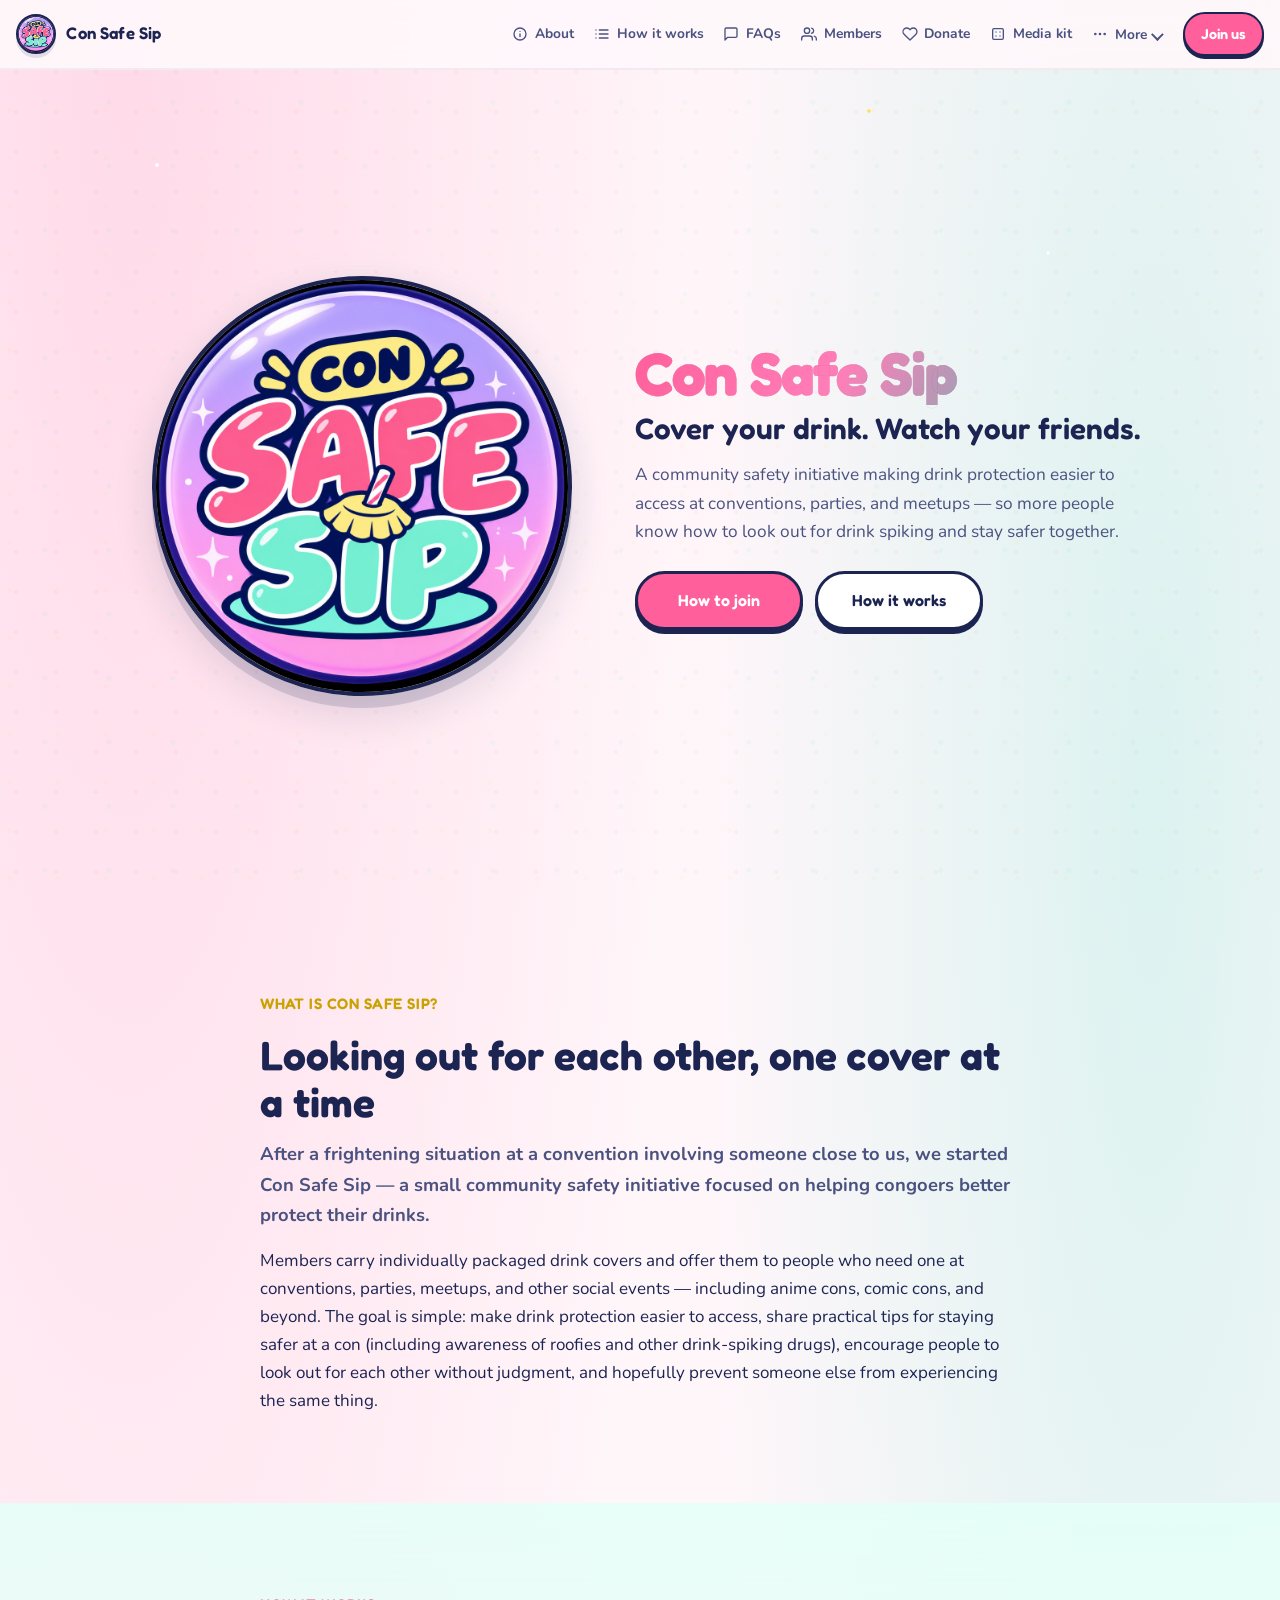
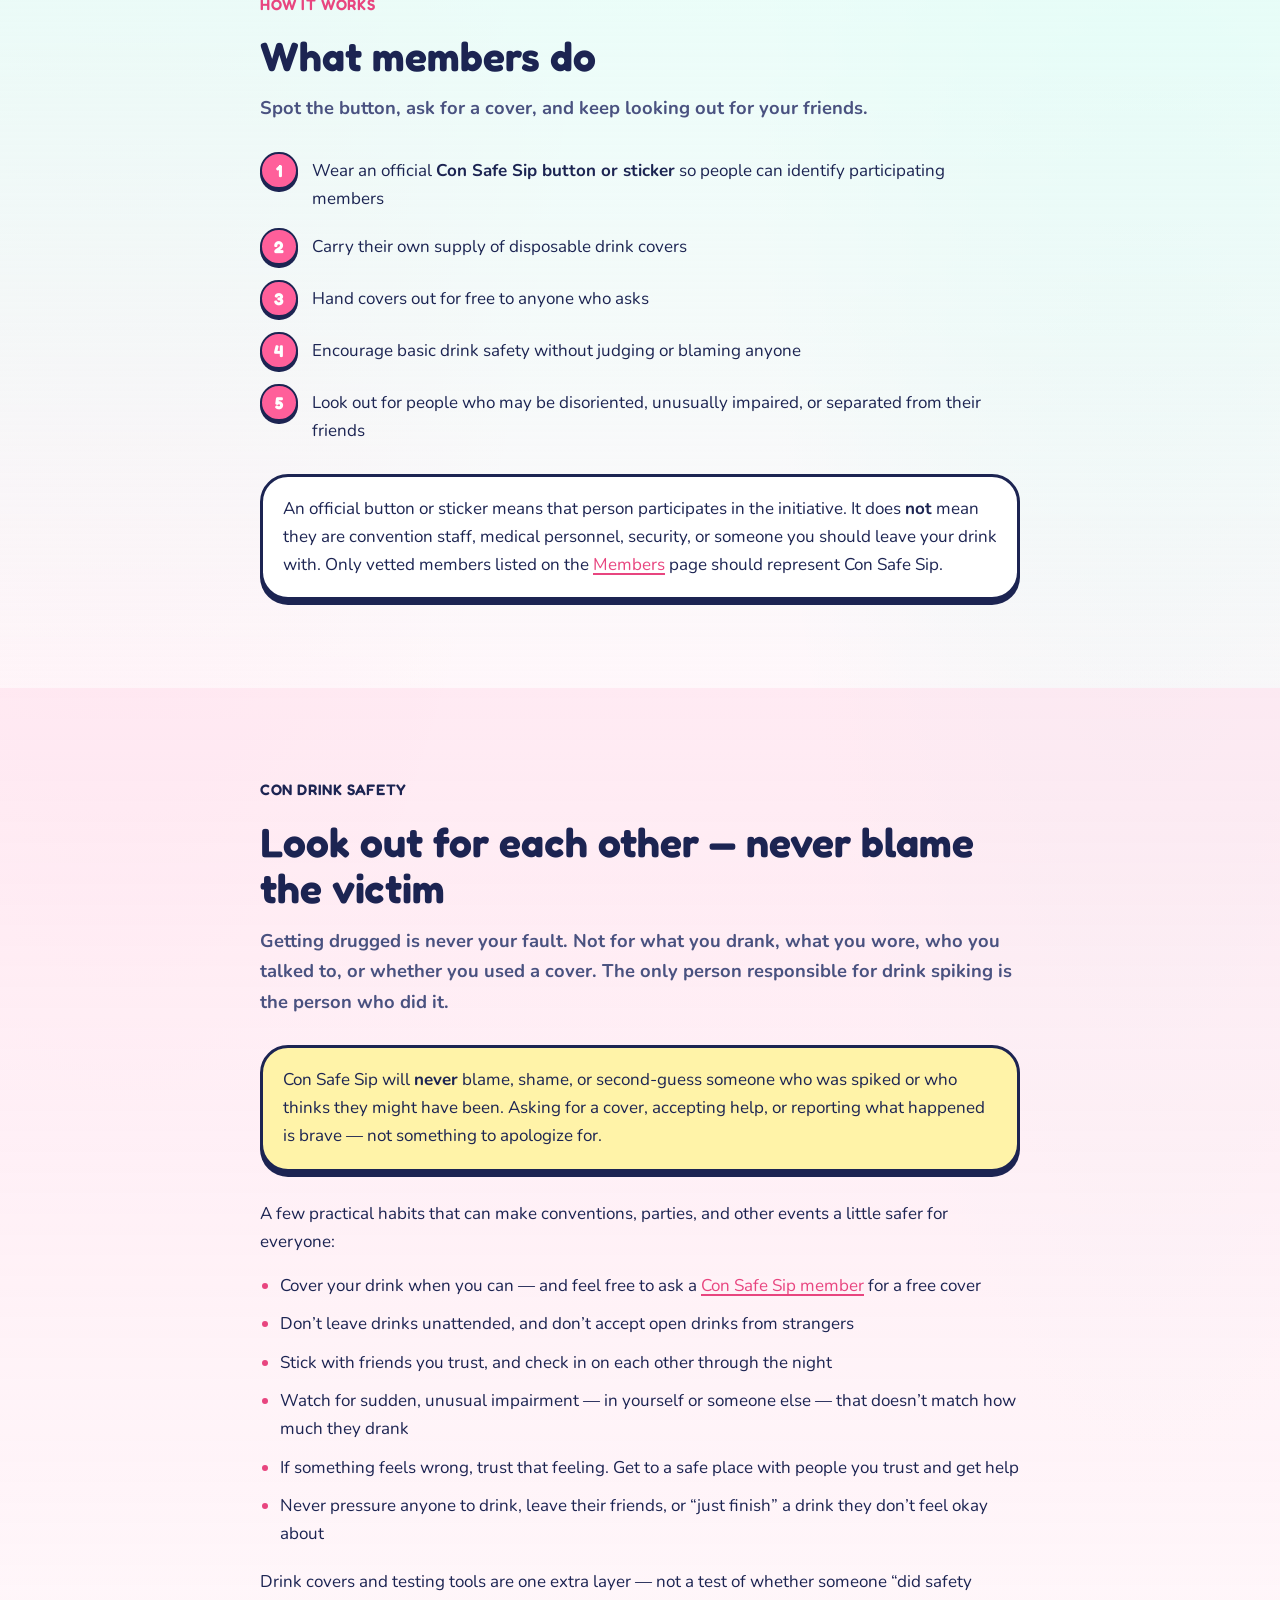
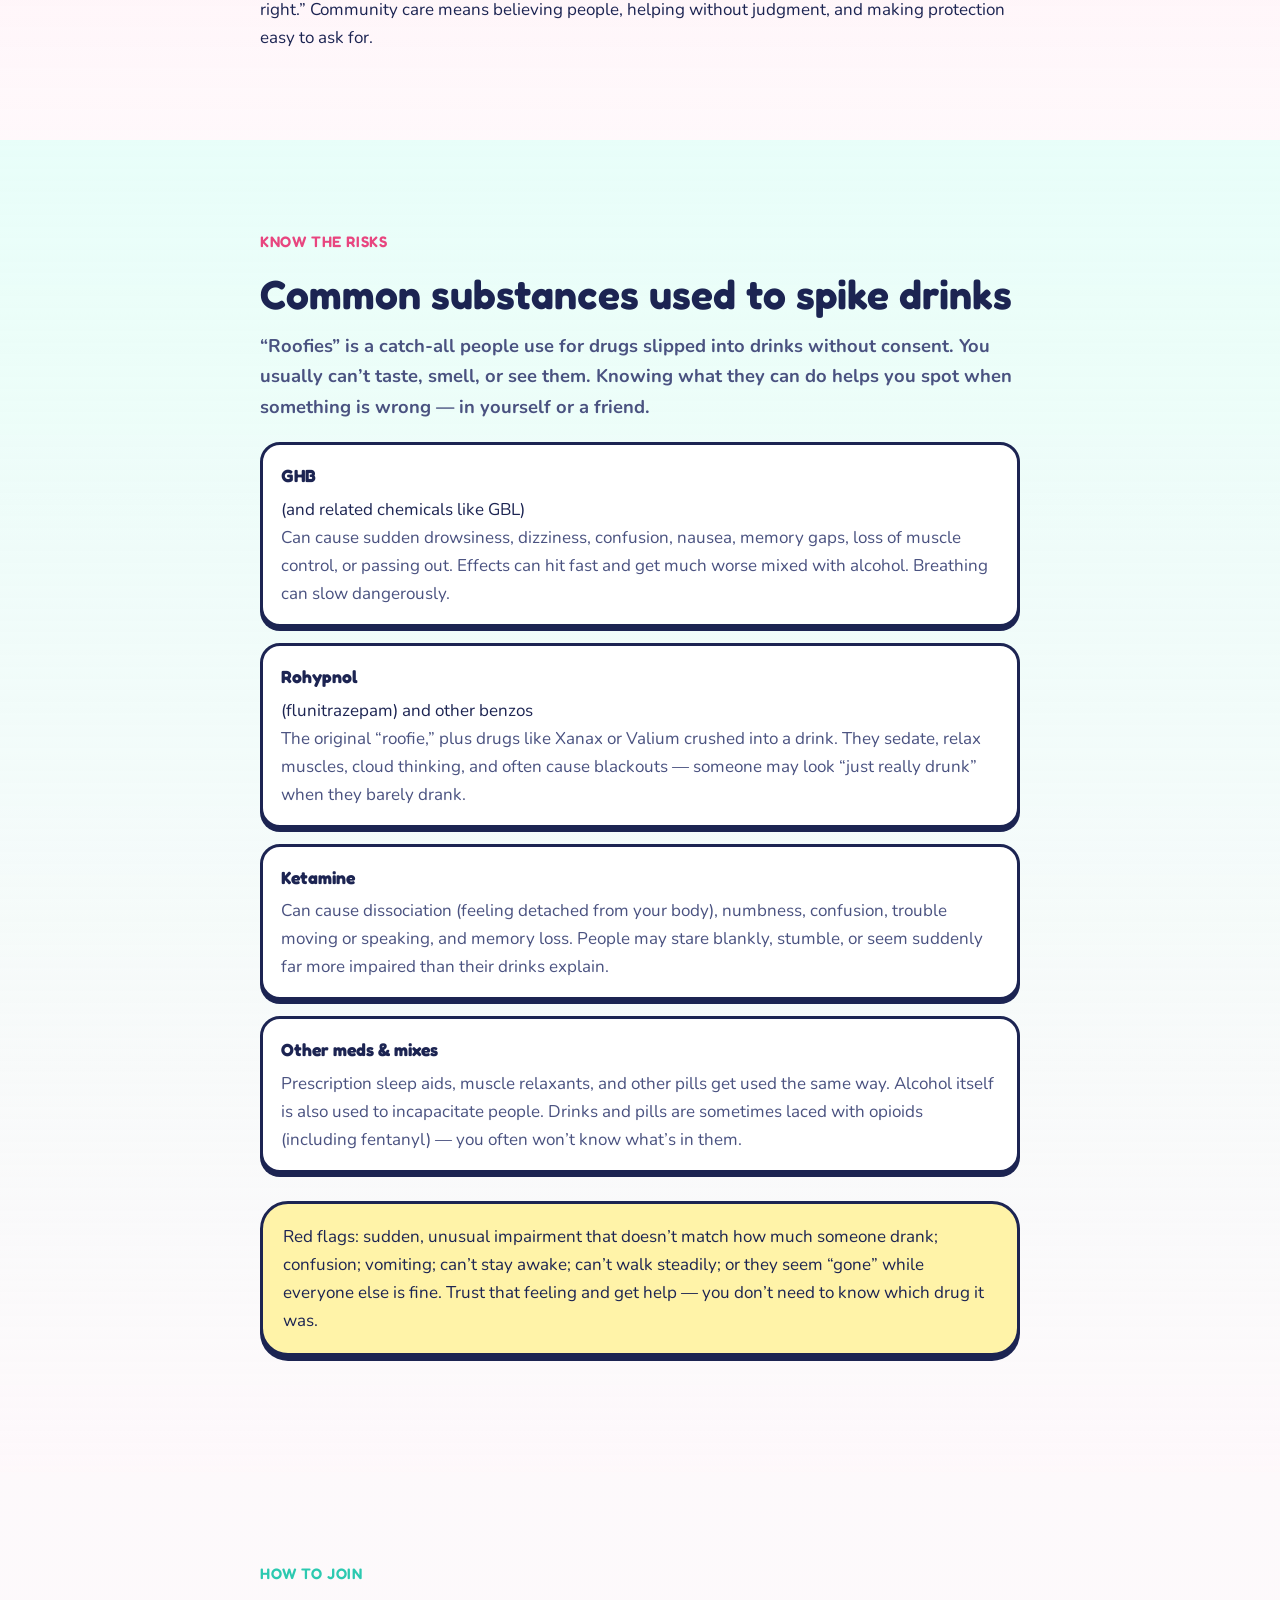
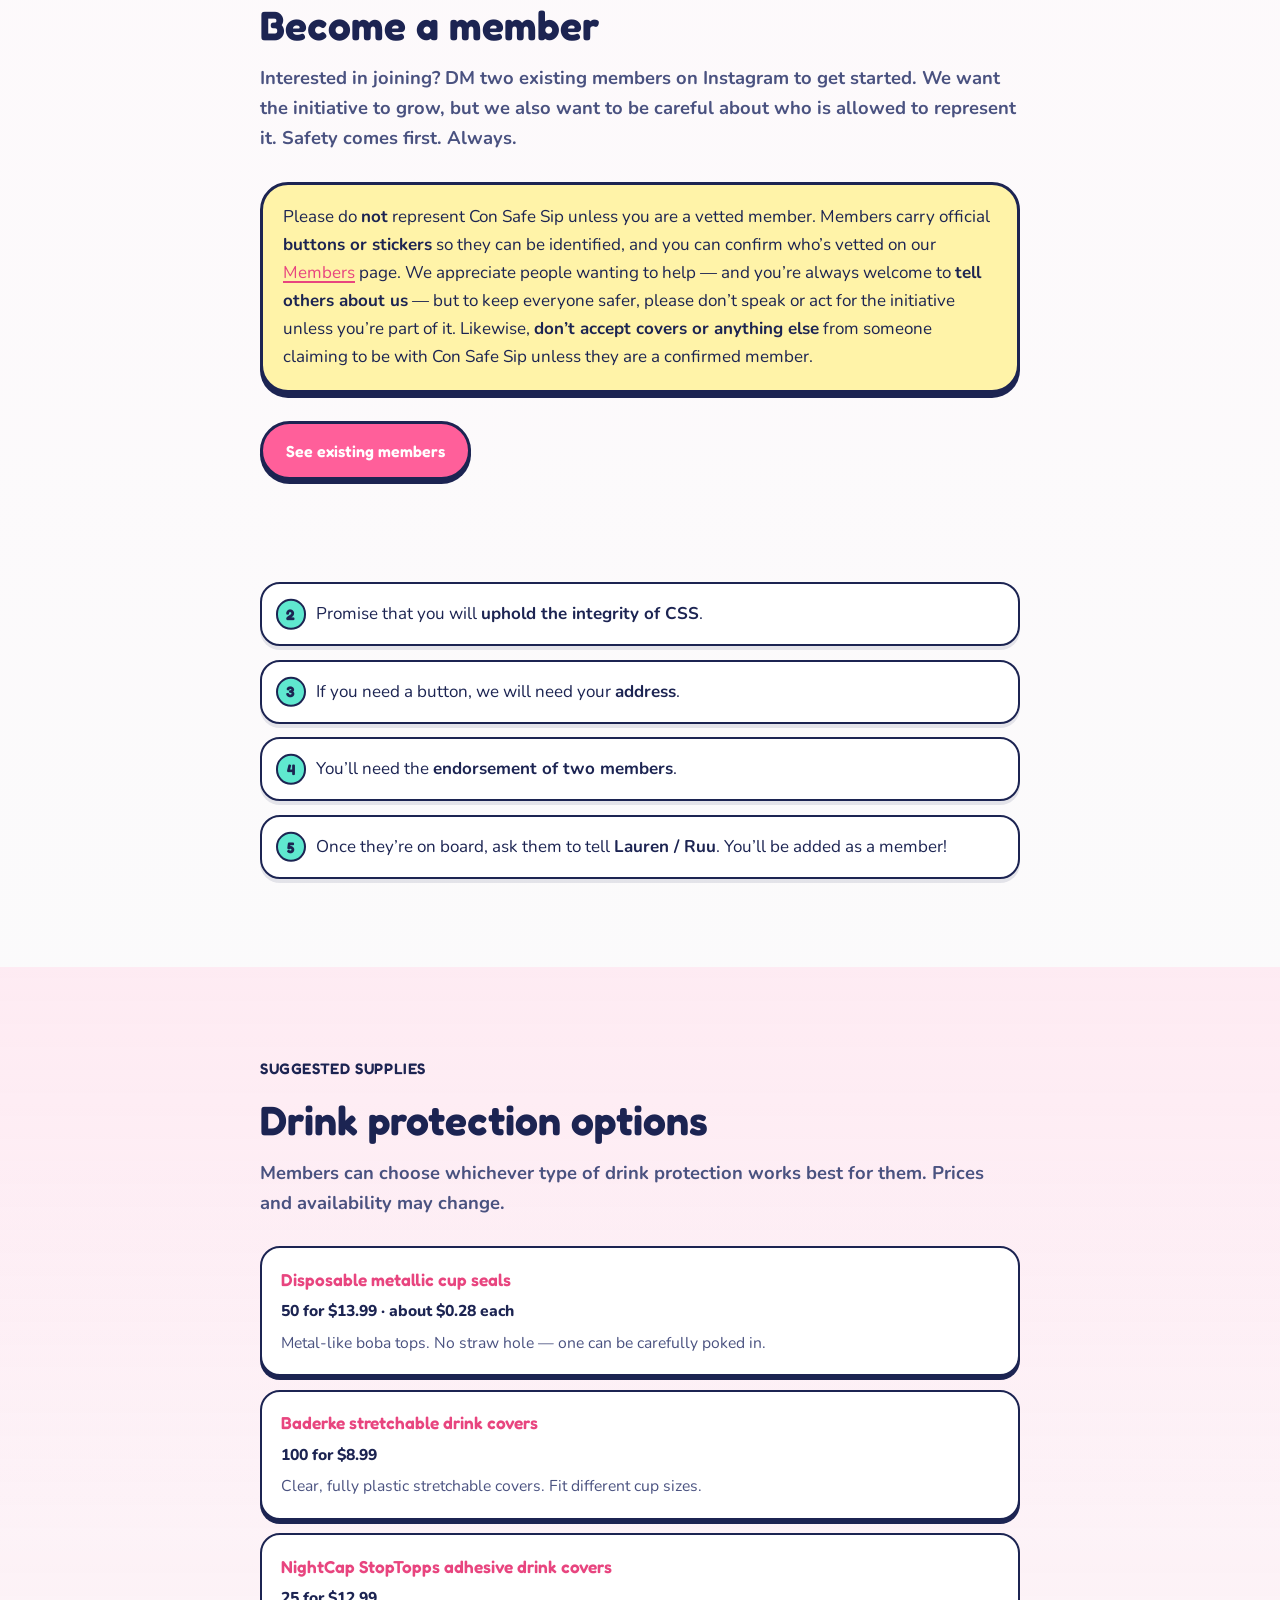
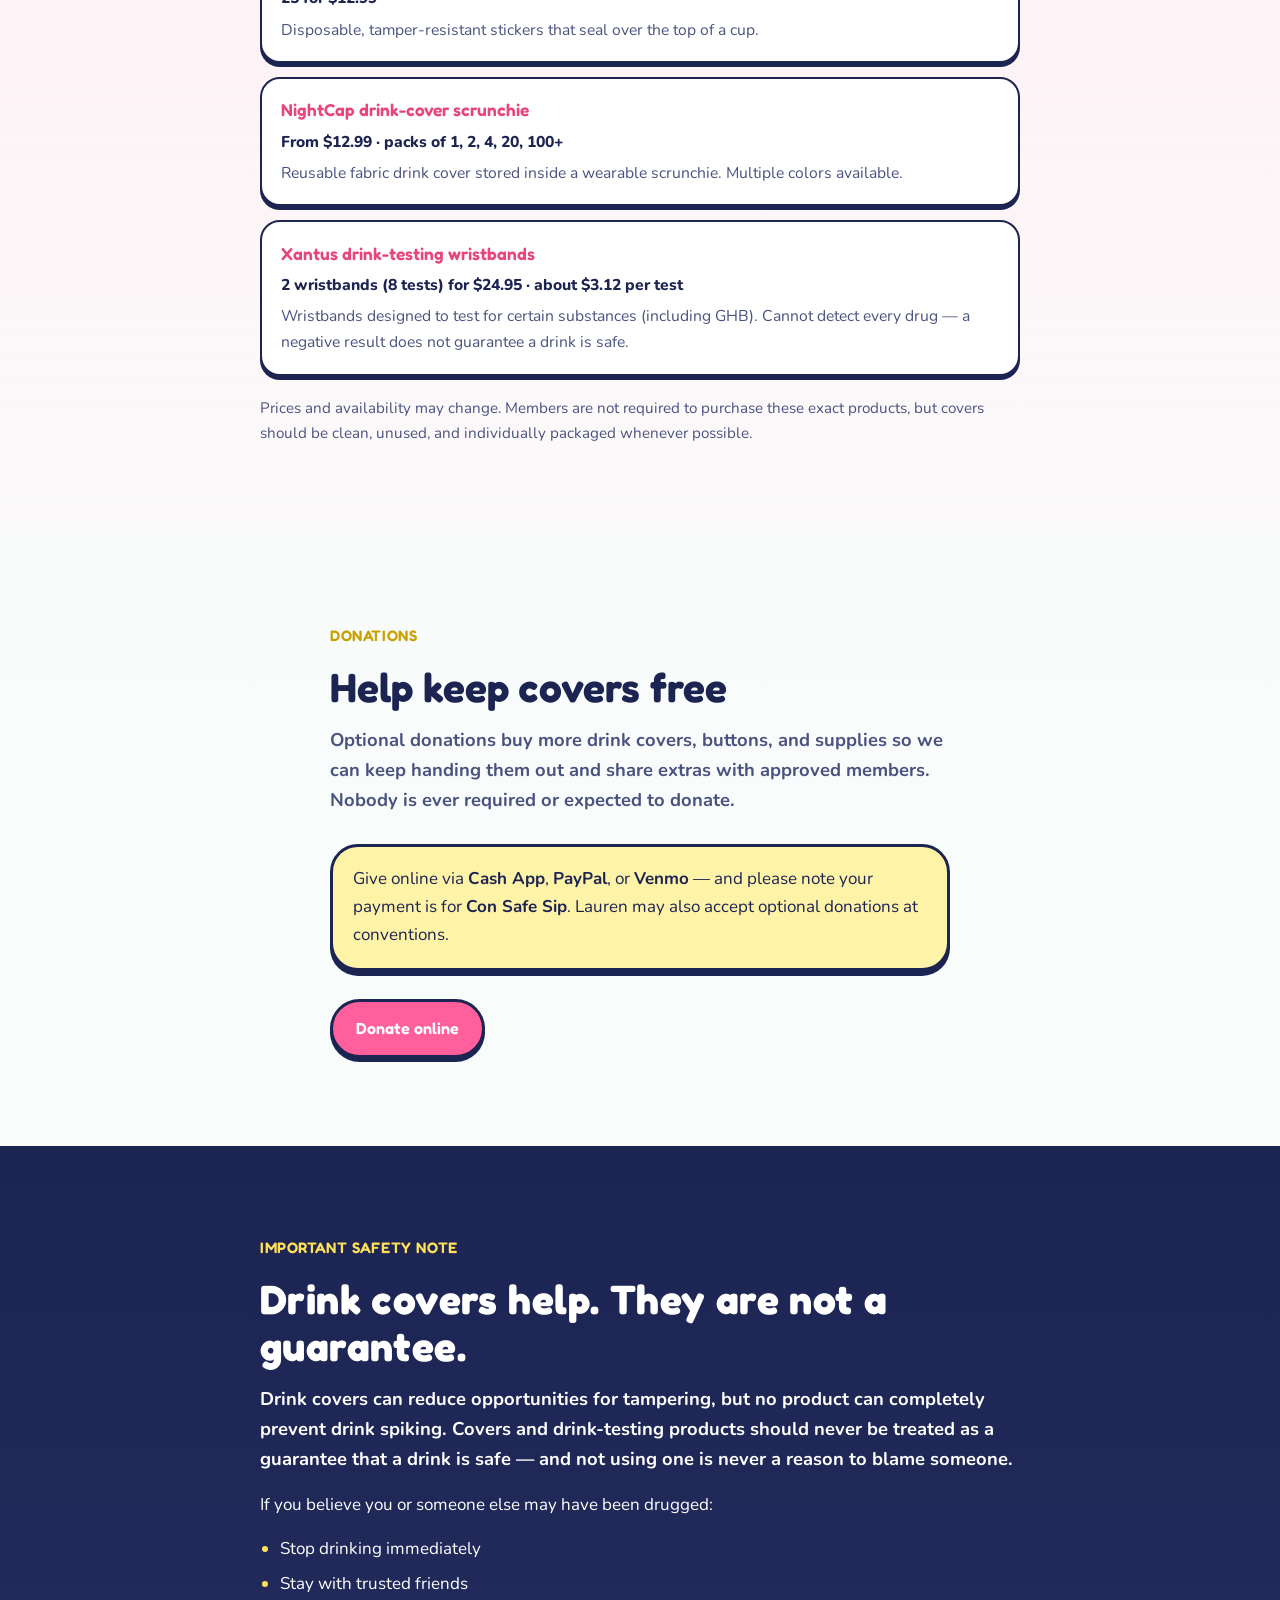
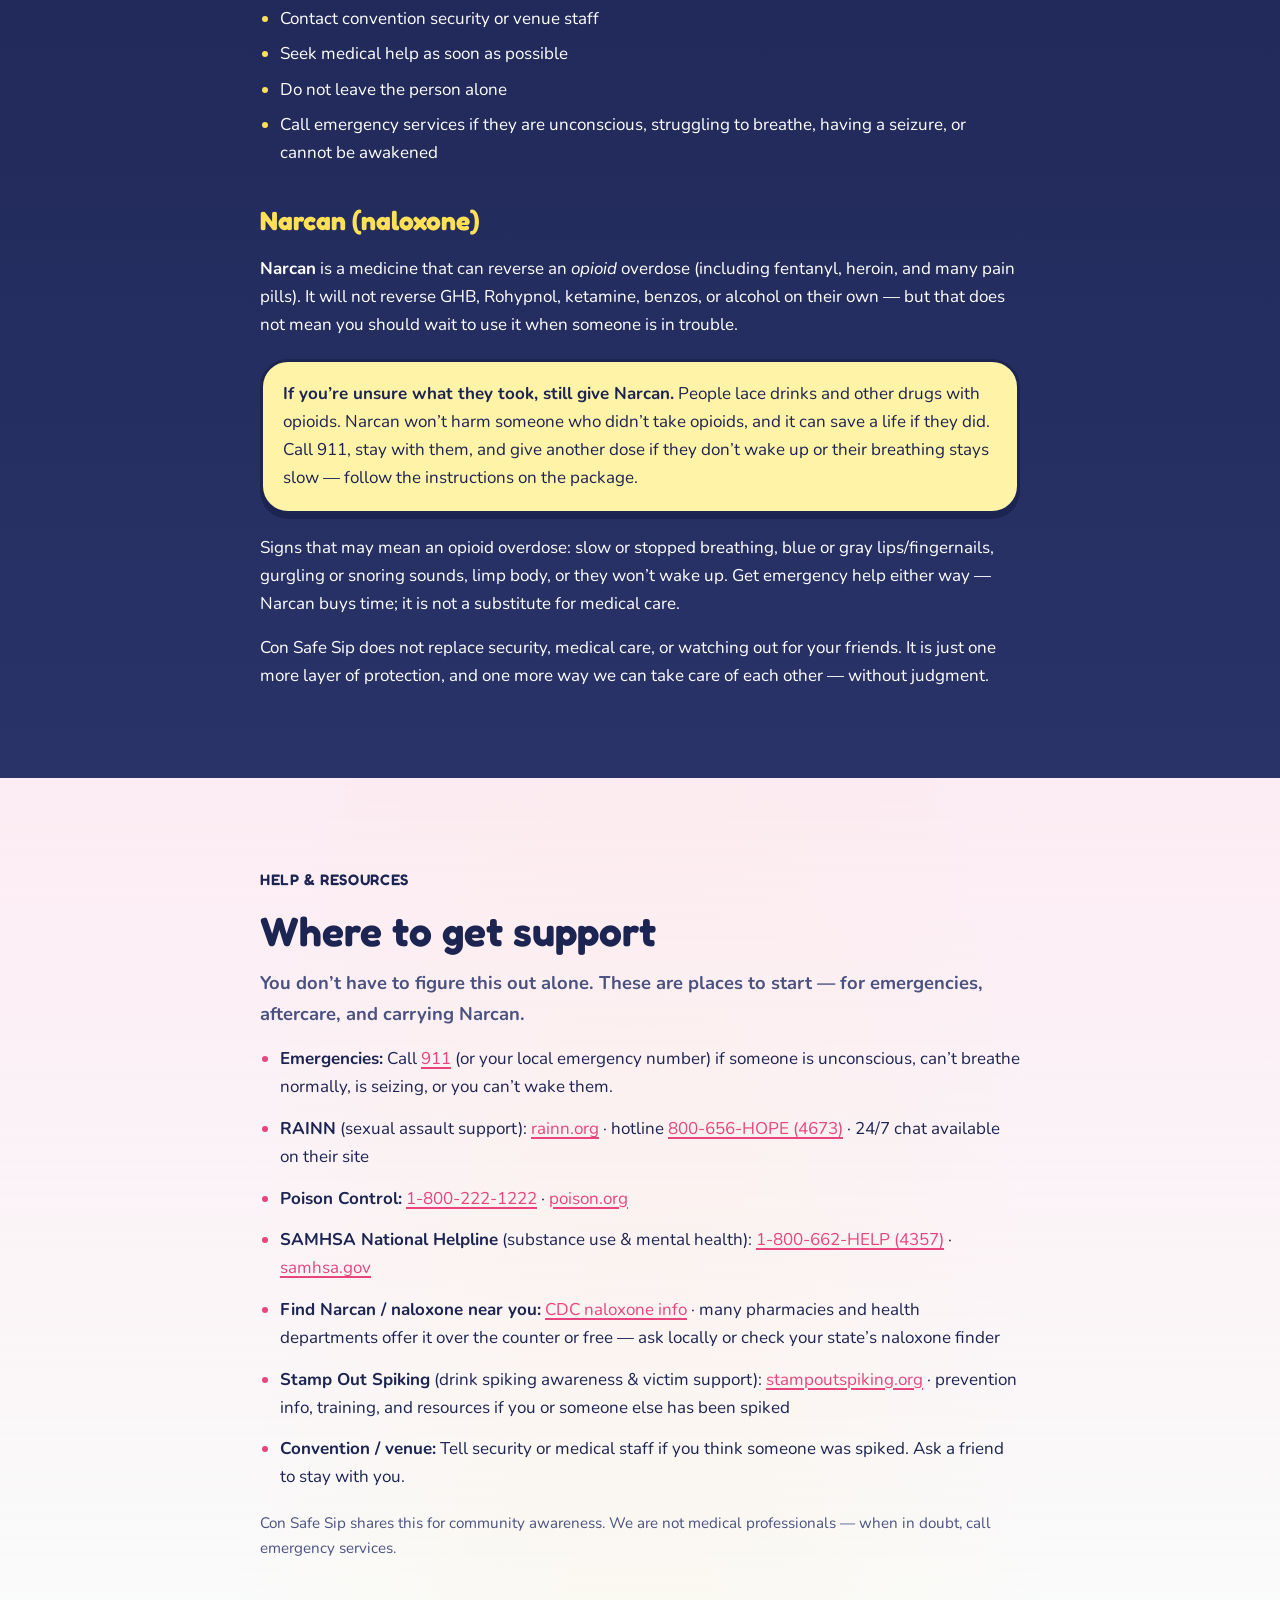
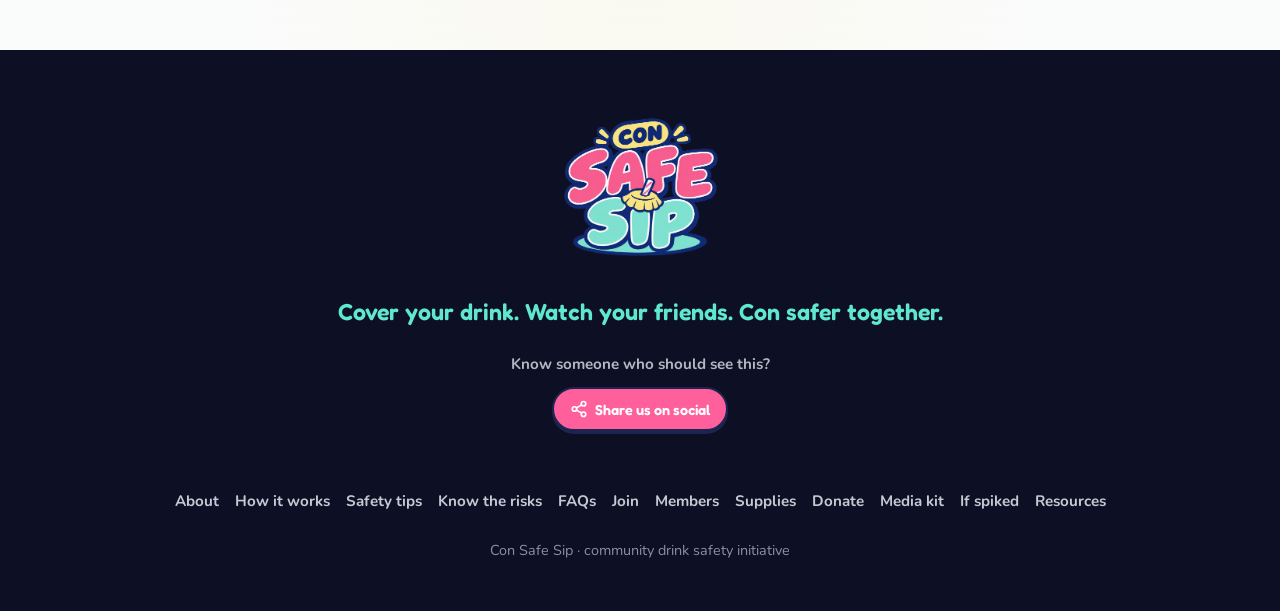
<file: index.html>
<!DOCTYPE html>
<html lang="en">
  <head>
    <meta charset="UTF-8" />
    <meta name="viewport" content="width=device-width, initial-scale=1, viewport-fit=cover" />
    <title>Con Safe Sip — Convention Drink Safety &amp; Free Drink Covers</title>
    <meta
      name="description"
      content="How to stay safer at conventions and events: free drink covers, roofie and drink-spiking awareness, and friend lookout tips for anime cons, comic cons, parties, and meetups. Cover your drink. Watch your friends."
    />
    <meta
      name="keywords"
      content="Con Safe Sip, convention safety, drink covers, drink spiking prevention, roofie safety, how to stay safe at a con, anime convention safety, comic con safety, congoer safety, free drink covers, NightCap, party safety, meetup safety, Rohypnol awareness"
    />
    <meta name="author" content="Con Safe Sip" />
    <meta name="robots" content="index, follow, max-image-preview:large" />
    <meta name="theme-color" content="#ff5f9a" />
    <meta name="color-scheme" content="light" />
    <link rel="canonical" href="https://consafesip.info/" />
    <link rel="icon" href="https://consafesip.info/assets/logo-button.jpg" type="image/jpeg" />
    <link rel="apple-touch-icon" href="https://consafesip.info/assets/logo-button.jpg" />

    <meta property="og:type" content="website" />
    <meta property="og:site_name" content="Con Safe Sip" />
    <meta property="og:locale" content="en_US" />
    <meta
      property="og:title"
      content="Con Safe Sip — Cover your drink. Watch your friends."
    />
    <meta
      property="og:description"
      content="Free drink covers and drink-spiking awareness for conventions, parties, and meetups — anime cons, comic cons, and beyond."
    />
    <meta property="og:url" content="https://consafesip.info/" />
    <meta property="og:image" content="https://consafesip.info/assets/og-share.jpg" />
    <meta property="og:image:secure_url" content="https://consafesip.info/assets/og-share.jpg" />
    <meta property="og:image:type" content="image/jpeg" />
    <meta property="og:image:width" content="1200" />
    <meta property="og:image:height" content="630" />
    <meta
      property="og:image:alt"
      content="Con Safe Sip — Cover your drink. Watch your friends."
    />

    <meta name="twitter:card" content="summary_large_image" />
    <meta
      name="twitter:title"
      content="Con Safe Sip — Cover your drink. Watch your friends."
    />
    <meta
      name="twitter:description"
      content="Free drink covers and roofie/drink-spiking tips for conventions, parties, and meetups."
    />
    <meta name="twitter:image" content="https://consafesip.info/assets/og-share.jpg" />
    <meta
      name="twitter:image:alt"
      content="Con Safe Sip — Cover your drink. Watch your friends."
    />

    <link rel="preconnect" href="https://fonts.googleapis.com" />
    <link rel="preconnect" href="https://fonts.gstatic.com" crossorigin />
    <link
      href="https://fonts.googleapis.com/css2?family=Fredoka:wght@500;600;700&family=Nunito:wght@400;600;700;800&display=swap"
      rel="stylesheet"
    />
    <link rel="stylesheet" href="styles.css" />

    <script type="application/ld+json">
      {
        "@context": "https://schema.org",
        "@graph": [
          {
            "@type": "Organization",
            "@id": "https://consafesip.info/#organization",
            "name": "Con Safe Sip",
            "url": "https://consafesip.info/",
            "logo": "https://consafesip.info/assets/logo-button.jpg",
            "description": "A community safety initiative that helps people protect their drinks at conventions, parties, and meetups by handing out free drink covers and sharing drink-spiking awareness.",
            "sameAs": [
              "https://www.instagram.com/ruutuli/",
              "https://www.instagram.com/spectra_v3/"
            ]
          },
          {
            "@type": "WebSite",
            "@id": "https://consafesip.info/#website",
            "name": "Con Safe Sip",
            "url": "https://consafesip.info/",
            "description": "Cover your drink. Watch your friends. Con safer together.",
            "publisher": { "@id": "https://consafesip.info/#organization" },
            "inLanguage": "en-US"
          },
          {
            "@type": "WebPage",
            "@id": "https://consafesip.info/#webpage",
            "url": "https://consafesip.info/",
            "name": "Con Safe Sip — Convention Drink Safety & Free Drink Covers",
            "isPartOf": { "@id": "https://consafesip.info/#website" },
            "about": { "@id": "https://consafesip.info/#organization" },
            "description": "How to stay safer at conventions and events: free drink covers, roofie and drink-spiking awareness, Narcan basics, and what to do if you suspect drink spiking.",
            "inLanguage": "en-US",
            "primaryImageOfPage": {
              "@type": "ImageObject",
              "url": "https://consafesip.info/assets/og-share.jpg",
              "width": 1200,
              "height": 630
            }
          }
        ]
      }
    </script>
  </head>
  <body>
    <a class="skip-link" href="#main">Skip to content</a>
    <div class="bg-glow" aria-hidden="true"></div>
    <div class="sparkles" aria-hidden="true"></div>

    <header class="site-header">
      <a class="brand-lockup" href="#top">
        <img
          src="assets/logo-button.jpg"
          alt="Con Safe Sip"
          width="44"
          height="44"
          class="brand-lockup__mark"
        />
        <span class="brand-lockup__name">Con Safe Sip</span>
      </a>
      <button
        class="nav-toggle"
        type="button"
        aria-expanded="false"
        aria-controls="site-nav"
        aria-label="Open menu"
      >
        <span class="nav-toggle__bar" aria-hidden="true"></span>
        <span class="nav-toggle__bar" aria-hidden="true"></span>
        <span class="nav-toggle__bar" aria-hidden="true"></span>
      </button>
      <nav class="site-nav" id="site-nav" aria-label="Primary">
        <div class="nav-cluster">
          <p class="nav-cluster__label">Learn</p>
          <a class="nav-link" href="#about">
            <span class="nav-link__ico nav-link__ico--about" aria-hidden="true"></span>
            About
          </a>
          <a class="nav-link" href="#how">
            <span class="nav-link__ico nav-link__ico--how" aria-hidden="true"></span>
            How it works
          </a>
          <a class="nav-link" href="faqs.html">
            <span class="nav-link__ico nav-link__ico--faq" aria-hidden="true"></span>
            FAQs
          </a>
        </div>

        <div class="nav-cluster">
          <p class="nav-cluster__label">Participate</p>
          <a class="nav-link nav-link--mobile-only" href="#join">
            <span class="nav-link__ico nav-link__ico--join" aria-hidden="true"></span>
            Join
          </a>
          <a class="nav-link" href="members.html">
            <span class="nav-link__ico nav-link__ico--members" aria-hidden="true"></span>
            Members
          </a>
          <a class="nav-link" href="donations.html">
            <span class="nav-link__ico nav-link__ico--donate" aria-hidden="true"></span>
            Donate
          </a>
          <a class="nav-link" href="media-kit.html">
            <span class="nav-link__ico nav-link__ico--kit" aria-hidden="true"></span>
            Media kit
          </a>
        </div>

        <div class="nav-cluster nav-cluster--more">
          <p class="nav-cluster__label">Safety &amp; more</p>
          <button
            class="nav-more-toggle"
            type="button"
            aria-expanded="false"
            aria-controls="nav-more-panel"
            id="nav-more-toggle"
          >
            <span class="nav-link__ico nav-link__ico--more" aria-hidden="true"></span>
            More
            <span class="nav-more-toggle__chev" aria-hidden="true"></span>
          </button>
          <div class="nav-more-panel" id="nav-more-panel">
            <a class="nav-link" href="#tips">
              <span class="nav-link__ico nav-link__ico--tips" aria-hidden="true"></span>
              Safety tips
            </a>
            <a class="nav-link" href="#know">
              <span class="nav-link__ico nav-link__ico--know" aria-hidden="true"></span>
              Know the risks
            </a>
            <a class="nav-link" href="#supplies">
              <span class="nav-link__ico nav-link__ico--supplies" aria-hidden="true"></span>
              Supplies
            </a>
            <a class="nav-link" href="#safety">
              <span class="nav-link__ico nav-link__ico--safety" aria-hidden="true"></span>
              If spiked
            </a>
            <a class="nav-link" href="#resources">
              <span class="nav-link__ico nav-link__ico--resources" aria-hidden="true"></span>
              Resources
            </a>
          </div>
        </div>
      </nav>
      <a class="btn btn--sm btn--pink header-cta" href="#join">Join us</a>
    </header>

    <main id="main">
      <section class="hero" id="top">
        <div class="hero__visual">
          <img
            class="hero__logo"
            src="assets/logo-button.jpg"
            alt="Con Safe Sip official button logo with drink cover and straw"
            width="480"
            height="480"
            fetchpriority="high"
            decoding="async"
          />
        </div>
        <div class="hero__copy">
          <p class="hero__brand">Con Safe Sip</p>
          <h1 class="hero__headline">Cover your drink. Watch your friends.</h1>
          <p class="hero__lede">
            A community safety initiative making drink protection easier to
            access at conventions, parties, and meetups — so more people know
            how to look out for drink spiking and stay safer together.
          </p>
          <div class="hero__actions">
            <a class="btn btn--pink" href="#join">How to join</a>
            <a class="btn btn--ghost" href="#how">How it works</a>
          </div>
        </div>
      </section>


      <section class="section" id="about">
        <div class="section__inner">
          <p class="eyebrow eyebrow--yellow">What is Con Safe Sip?</p>
          <h2>Looking out for each other, one cover at a time</h2>
          <p class="lead">
            After a frightening situation at a convention involving someone
            close to us, we started Con Safe Sip — a small community safety
            initiative focused on helping congoers better protect their drinks.
          </p>
          <p>
            Members carry individually packaged drink covers and offer them to
            people who need one at conventions, parties, meetups, and other
            social events — including anime cons, comic cons, and beyond. The
            goal is simple: make drink protection easier to access, share
            practical tips for staying safer at a con (including awareness of
            roofies and other drink-spiking drugs), encourage people to look out
            for each other without judgment, and hopefully prevent someone else
            from experiencing the same thing.
          </p>
        </div>
      </section>

      <section class="section section--mint" id="how">
        <div class="section__inner">
          <p class="eyebrow eyebrow--pink">How it works</p>
          <h2>What members do</h2>
          <p class="lead">
            Spot the button, ask for a cover, and keep looking out for your
            friends.
          </p>
          <ul class="steps">
            <li>
              <span class="steps__num" aria-hidden="true">1</span>
              <p>
                Wear an official <strong>Con Safe Sip button or sticker</strong>
                so people can identify participating members
              </p>
            </li>
            <li>
              <span class="steps__num" aria-hidden="true">2</span>
              <p>Carry their own supply of disposable drink covers</p>
            </li>
            <li>
              <span class="steps__num" aria-hidden="true">3</span>
              <p>Hand covers out for free to anyone who asks</p>
            </li>
            <li>
              <span class="steps__num" aria-hidden="true">4</span>
              <p>
                Encourage basic drink safety without judging or blaming anyone
              </p>
            </li>
            <li>
              <span class="steps__num" aria-hidden="true">5</span>
              <p>
                Look out for people who may be disoriented, unusually impaired,
                or separated from their friends
              </p>
            </li>
          </ul>
          <aside class="callout">
            <p>
              An official button or sticker means that person participates in
              the initiative. It does <strong>not</strong> mean they are
              convention staff, medical personnel, security, or someone you
              should leave your drink with. Only vetted members listed on the
              <a href="members.html">Members</a> page should represent Con Safe
              Sip.
            </p>
          </aside>
        </div>
      </section>

      <section class="section section--blush" id="tips">
        <div class="section__inner">
          <p class="eyebrow eyebrow--navy">Con drink safety</p>
          <h2>Look out for each other — never blame the victim</h2>
          <p class="lead">
            Getting drugged is never your fault. Not for what you drank, what
            you wore, who you talked to, or whether you used a cover. The only
            person responsible for drink spiking is the person who did it.
          </p>
          <aside class="callout callout--note">
            <p>
              Con Safe Sip will <strong>never</strong> blame, shame, or second-guess
              someone who was spiked or who thinks they might have been. Asking
              for a cover, accepting help, or reporting what happened is brave —
              not something to apologize for.
            </p>
          </aside>
          <p>
            A few practical habits that can make conventions, parties, and other
            events a little safer for everyone:
          </p>
          <ul class="tips-list">
            <li>
              Cover your drink when you can — and feel free to ask a
              <a href="members.html">Con Safe Sip member</a> for a free cover
            </li>
            <li>Don’t leave drinks unattended, and don’t accept open drinks from strangers</li>
            <li>Stick with friends you trust, and check in on each other through the night</li>
            <li>
              Watch for sudden, unusual impairment — in yourself or someone else —
              that doesn’t match how much they drank
            </li>
            <li>
              If something feels wrong, trust that feeling. Get to a safe place
              with people you trust and get help
            </li>
            <li>
              Never pressure anyone to drink, leave their friends, or “just
              finish” a drink they don’t feel okay about
            </li>
          </ul>
          <p>
            Drink covers and testing tools are one extra layer — not a test of
            whether someone “did safety right.” Community care means believing
            people, helping without judgment, and making protection easy to ask
            for.
          </p>
        </div>
      </section>

      <section class="section section--mint" id="know">
        <div class="section__inner">
          <p class="eyebrow eyebrow--pink">Know the risks</p>
          <h2>Common substances used to spike drinks</h2>
          <p class="lead">
            “Roofies” is a catch-all people use for drugs slipped into drinks
            without consent. You usually can’t taste, smell, or see them. Knowing
            what they can do helps you spot when something is wrong — in yourself
            or a friend.
          </p>
          <ul class="drug-list">
            <li>
              <strong>GHB</strong> (and related chemicals like GBL)
              <span
                >Can cause sudden drowsiness, dizziness, confusion, nausea,
                memory gaps, loss of muscle control, or passing out. Effects can
                hit fast and get much worse mixed with alcohol. Breathing can
                slow dangerously.</span
              >
            </li>
            <li>
              <strong>Rohypnol</strong> (flunitrazepam) and other benzos
              <span
                >The original “roofie,” plus drugs like Xanax or Valium crushed
                into a drink. They sedate, relax muscles, cloud thinking, and
                often cause blackouts — someone may look “just really drunk” when
                they barely drank.</span
              >
            </li>
            <li>
              <strong>Ketamine</strong>
              <span
                >Can cause dissociation (feeling detached from your body),
                numbness, confusion, trouble moving or speaking, and memory
                loss. People may stare blankly, stumble, or seem suddenly far
                more impaired than their drinks explain.</span
              >
            </li>
            <li>
              <strong>Other meds &amp; mixes</strong>
              <span
                >Prescription sleep aids, muscle relaxants, and other pills get
                used the same way. Alcohol itself is also used to incapacitate
                people. Drinks and pills are sometimes laced with opioids
                (including fentanyl) — you often won’t know what’s in them.</span
              >
            </li>
          </ul>
          <aside class="callout callout--note">
            <p>
              Red flags: sudden, unusual impairment that doesn’t match how much
              someone drank; confusion; vomiting; can’t stay awake; can’t walk
              steadily; or they seem “gone” while everyone else is fine. Trust
              that feeling and get help — you don’t need to know which drug it
              was.
            </p>
          </aside>
        </div>
      </section>

      <section class="section" id="join">
        <div class="section__inner">
          <p class="eyebrow eyebrow--mint">How to join</p>
          <h2>Become a member</h2>
          <p class="lead">
            Interested in joining? <strong>DM two existing members</strong> on
            Instagram to get started. We want the initiative to grow, but we
            also want to be careful about who is allowed to represent it. Safety
            comes first. Always.
          </p>
          <aside class="callout callout--note">
            <p>
              Please do <strong>not</strong> represent Con Safe Sip unless you
              are a vetted member. Members carry official
              <strong>buttons or stickers</strong> so they can be identified,
              and you can confirm who’s vetted on our
              <a href="members.html">Members</a> page. We appreciate people
              wanting to help — and you’re always welcome to
              <strong>tell others about us</strong> — but to keep everyone safer,
              please don’t speak or act for the initiative unless you’re part of
              it. Likewise, <strong>don’t accept covers or anything else</strong>
              from someone claiming to be with Con Safe Sip unless they are a
              confirmed member.
            </p>
          </aside>
          <p class="join-members-cta">
            <a class="btn btn--pink" href="members.html">See existing members</a>
          </p>
          <ol class="join-list">
            <li>
              Tell them your <strong>name</strong>, <strong>location</strong>,
              and <strong>what cons you frequent</strong>.
            </li>
            <li>
              Promise that you will <strong>uphold the integrity of CSS</strong>.
            </li>
            <li>
              If you need a button, we will need your
              <strong>address</strong>.
            </li>
            <li>
              You’ll need the <strong>endorsement of two members</strong>.
            </li>
            <li>
              Once they’re on board, ask them to tell
              <strong>Lauren / Ruu</strong>. You’ll be added as a member!
            </li>
          </ol>
        </div>
      </section>

      <section class="section section--blush" id="supplies">
        <div class="section__inner">
          <p class="eyebrow eyebrow--navy">Suggested supplies</p>
          <h2>Drink protection options</h2>
          <p class="lead">
            Members can choose whichever type of drink protection works best for
            them. Prices and availability may change.
          </p>
          <ul class="supply-list">
            <li>
              <a
                href="https://www.amazon.com/dp/B0BZ8GLM3N/"
                target="_blank"
                rel="noopener noreferrer"
              >
                <span class="supply-list__title"
                  >Disposable metallic cup seals</span
                >
                <span class="supply-list__price"
                  >50 for $13.99 · about $0.28 each</span
                >
                <span class="supply-list__desc"
                  >Metal-like boba tops. No straw hole — one can be carefully
                  poked in.</span
                >
              </a>
            </li>
            <li>
              <a
                href="https://www.amazon.com/dp/B0CLR491HZ/"
                target="_blank"
                rel="noopener noreferrer"
              >
                <span class="supply-list__title"
                  >Baderke stretchable drink covers</span
                >
                <span class="supply-list__price">100 for $8.99</span>
                <span class="supply-list__desc"
                  >Clear, fully plastic stretchable covers. Fit different cup
                  sizes.</span
                >
              </a>
            </li>
            <li>
              <a
                href="https://www.amazon.com/dp/B0GV1S1Z7W/"
                target="_blank"
                rel="noopener noreferrer"
              >
                <span class="supply-list__title"
                  >NightCap StopTopps adhesive drink covers</span
                >
                <span class="supply-list__price">25 for $12.99</span>
                <span class="supply-list__desc"
                  >Disposable, tamper-resistant stickers that seal over the top
                  of a cup.</span
                >
              </a>
            </li>
            <li>
              <a
                href="https://www.amazon.com/dp/B08RF32Y7N/"
                target="_blank"
                rel="noopener noreferrer"
              >
                <span class="supply-list__title"
                  >NightCap drink-cover scrunchie</span
                >
                <span class="supply-list__price"
                  >From $12.99 · packs of 1, 2, 4, 20, 100+</span
                >
                <span class="supply-list__desc"
                  >Reusable fabric drink cover stored inside a wearable
                  scrunchie. Multiple colors available.</span
                >
              </a>
            </li>
            <li>
              <a
                href="https://www.amazon.com/dp/B0D73ZN15P/"
                target="_blank"
                rel="noopener noreferrer"
              >
                <span class="supply-list__title"
                  >Xantus drink-testing wristbands</span
                >
                <span class="supply-list__price"
                  >2 wristbands (8 tests) for $24.95 · about $3.12 per test</span
                >
                <span class="supply-list__desc"
                  >Wristbands designed to test for certain substances (including
                  GHB). Cannot detect every drug — a negative result does not
                  guarantee a drink is safe.</span
                >
              </a>
            </li>
          </ul>
          <p class="fineprint">
            Prices and availability may change. Members are not required to
            purchase these exact products, but covers should be clean, unused,
            and individually packaged whenever possible.
          </p>
        </div>
      </section>

      <section class="section" id="donations">
        <div class="section__inner section__inner--narrow">
          <p class="eyebrow eyebrow--yellow">Donations</p>
          <h2>Help keep covers free</h2>
          <p class="lead">
            Optional donations buy more drink covers, buttons, and supplies so we
            can keep handing them out and share extras with approved members.
            Nobody is ever required or expected to donate.
          </p>
          <aside class="callout callout--note">
            <p>
              Give online via <strong>Cash App</strong>, <strong>PayPal</strong>,
              or <strong>Venmo</strong> — and please note your payment is for
              <strong>Con Safe Sip</strong>. Lauren may also accept optional
              donations at conventions.
            </p>
          </aside>
          <p class="donate-cta">
            <a class="btn btn--pink" href="donations.html">Donate online</a>
          </p>
        </div>
      </section>

      <section class="section section--safety" id="safety">
        <div class="section__inner">
          <p class="eyebrow eyebrow--yellow">Important safety note</p>
          <h2>Drink covers help. They are not a guarantee.</h2>
          <p class="lead">
            Drink covers can reduce opportunities for tampering, but no product
            can completely prevent drink spiking. Covers and drink-testing
            products should never be treated as a guarantee that a drink is
            safe — and not using one is never a reason to blame someone.
          </p>
          <p>
            If you believe you or someone else may have been drugged:
          </p>
          <ul class="safety-list">
            <li>Stop drinking immediately</li>
            <li>Stay with trusted friends</li>
            <li>Contact convention security or venue staff</li>
            <li>Seek medical help as soon as possible</li>
            <li>Do not leave the person alone</li>
            <li>
              Call emergency services if they are unconscious, struggling to
              breathe, having a seizure, or cannot be awakened
            </li>
          </ul>

          <h3 class="safety-subhead" id="narcan">Narcan (naloxone)</h3>
          <p>
            <strong>Narcan</strong> is a medicine that can reverse an
            <em>opioid</em> overdose (including fentanyl, heroin, and many pain
            pills). It will not reverse GHB, Rohypnol, ketamine, benzos, or
            alcohol on their own — but that does not mean you should wait to use
            it when someone is in trouble.
          </p>
          <aside class="callout callout--note">
            <p>
              <strong>If you’re unsure what they took, still give Narcan.</strong>
              People lace drinks and other drugs with opioids. Narcan won’t harm
              someone who didn’t take opioids, and it can save a life if they
              did. Call 911, stay with them, and give another dose if they don’t
              wake up or their breathing stays slow — follow the instructions on
              the package.
            </p>
          </aside>
          <p>
            Signs that may mean an opioid overdose: slow or stopped breathing,
            blue or gray lips/fingernails, gurgling or snoring sounds, limp body,
            or they won’t wake up. Get emergency help either way — Narcan buys
            time; it is not a substitute for medical care.
          </p>
          <p>
            Con Safe Sip does not replace security, medical care, or watching
            out for your friends. It is just one more layer of protection, and
            one more way we can take care of each other — without judgment.
          </p>
        </div>
      </section>

      <section class="section section--blush" id="resources">
        <div class="section__inner">
          <p class="eyebrow eyebrow--navy">Help &amp; resources</p>
          <h2>Where to get support</h2>
          <p class="lead">
            You don’t have to figure this out alone. These are places to start —
            for emergencies, aftercare, and carrying Narcan.
          </p>
          <ul class="resource-list">
            <li>
              <strong>Emergencies:</strong>
              Call <a href="tel:911">911</a> (or your local emergency number) if
              someone is unconscious, can’t breathe normally, is seizing, or you
              can’t wake them.
            </li>
            <li>
              <strong>RAINN</strong> (sexual assault support):
              <a href="https://www.rainn.org/" target="_blank" rel="noopener noreferrer"
                >rainn.org</a
              >
              · hotline
              <a href="tel:18006564673">800-656-HOPE (4673)</a>
              · 24/7 chat available on their site
            </li>
            <li>
              <strong>Poison Control:</strong>
              <a href="tel:18002221222">1-800-222-1222</a>
              ·
              <a
                href="https://www.poison.org/"
                target="_blank"
                rel="noopener noreferrer"
                >poison.org</a
              >
            </li>
            <li>
              <strong>SAMHSA National Helpline</strong> (substance use &amp;
              mental health):
              <a href="tel:18006624357">1-800-662-HELP (4357)</a>
              ·
              <a
                href="https://www.samhsa.gov/find-help/national-helpline"
                target="_blank"
                rel="noopener noreferrer"
                >samhsa.gov</a
              >
            </li>
            <li>
              <strong>Find Narcan / naloxone near you:</strong>
              <a
                href="https://www.cdc.gov/stop-overdose/caring/naloxone.html"
                target="_blank"
                rel="noopener noreferrer"
                >CDC naloxone info</a
              >
              · many pharmacies and health departments offer it over the counter
              or free — ask locally or check your state’s naloxone finder
            </li>
            <li>
              <strong>Stamp Out Spiking</strong> (drink spiking awareness &amp;
              victim support):
              <a
                href="https://stampoutspiking.org/"
                target="_blank"
                rel="noopener noreferrer"
                >stampoutspiking.org</a
              >
              · prevention info, training, and resources if you or someone else
              has been spiked
            </li>
            <li>
              <strong>Convention / venue:</strong>
              Tell security or medical staff if you think someone was spiked.
              Ask a friend to stay with you.
            </li>
          </ul>
          <p class="fineprint">
            Con Safe Sip shares this for community awareness. We are not medical
            professionals — when in doubt, call emergency services.
          </p>
        </div>
      </section>
    </main>

    <footer class="site-footer">
      <img
        class="site-footer__logo"
        src="assets/logo-wordmark.png"
        alt="Con Safe Sip"
        width="220"
        height="220"
        decoding="async"
      />
      <p class="site-footer__tagline">
        Cover your drink. Watch your friends. Con safer together.
      </p>
      <div class="footer-share">
        <p class="footer-share__label">Know someone who should see this?</p>
        <button
          type="button"
          class="btn btn--sm btn--pink footer-share__trigger"
          id="share-site"
          data-share-url="https://consafesip.info/"
          data-share-title="Con Safe Sip"
          data-share-text="Cover your drink. Watch your friends. Free drink covers & drink-spiking awareness for cons, parties, & meetups."
          data-share-image="assets/og-share.jpg"
        >
          <svg class="footer-share__ico" viewBox="0 0 24 24" width="18" height="18" aria-hidden="true" fill="none" stroke="currentColor" stroke-width="2.25" stroke-linecap="round" stroke-linejoin="round">
            <circle cx="18" cy="5" r="3" />
            <circle cx="6" cy="12" r="3" />
            <circle cx="18" cy="19" r="3" />
            <path d="M8.6 13.5l6.8 3.9M15.4 6.6l-6.8 3.9" />
          </svg>
          Share us on social
        </button>
        <div class="footer-share__menu" id="share-menu" hidden>
          <button type="button" class="footer-share__option" id="share-native" hidden>
            Share graphic…
          </button>
          <button type="button" class="footer-share__option" id="share-download">
            Download graphic
          </button>
          <a
            class="footer-share__option"
            href="https://www.facebook.com/sharer/sharer.php?u=https%3A%2F%2Fconsafesip.info%2F"
            target="_blank"
            rel="noopener noreferrer"
          >
            Share on Facebook
          </a>
          <button type="button" class="footer-share__option" id="share-instagram">
            Share on Instagram
          </button>
          <a
            class="footer-share__option"
            href="https://twitter.com/intent/tweet?text=Cover%20your%20drink.%20Watch%20your%20friends.%20Free%20drink%20covers%20%26%20drink-spiking%20awareness%20for%20cons%2C%20parties%2C%20%26%20meetups.&url=https%3A%2F%2Fconsafesip.info%2F"
            target="_blank"
            rel="noopener noreferrer"
          >
            Share on X
          </a>
          <a
            class="footer-share__option"
            href="https://bsky.app/intent/compose?text=Cover%20your%20drink.%20Watch%20your%20friends.%20Free%20drink%20covers%20%26%20drink-spiking%20awareness%20for%20cons%2C%20parties%2C%20%26%20meetups.%20https%3A%2F%2Fconsafesip.info%2F"
            target="_blank"
            rel="noopener noreferrer"
          >
            Share on Bluesky
          </a>
          <button type="button" class="footer-share__option" id="share-copy">
            Copy caption + link
          </button>
        </div>
        <p class="footer-share__status" id="share-status" aria-live="polite"></p>
      </div>
      <nav class="footer-nav" aria-label="Footer">
        <a href="#about">About</a>
        <a href="#how">How it works</a>
        <a href="#tips">Safety tips</a>
        <a href="#know">Know the risks</a>
        <a href="faqs.html">FAQs</a>
        <a href="#join">Join</a>
        <a href="members.html">Members</a>
        <a href="#supplies">Supplies</a>
        <a href="donations.html">Donate</a>
        <a href="media-kit.html">Media kit</a>
        <a href="#safety">If spiked</a>
        <a href="#resources">Resources</a>
      </nav>
      <p class="site-footer__credit">
        Con Safe Sip · community drink safety initiative
      </p>
    </footer>

    <a class="back-to-top" href="#top" aria-label="Back to top">
      <svg viewBox="0 0 24 24" width="22" height="22" aria-hidden="true" fill="none" stroke="currentColor" stroke-width="2.5" stroke-linecap="round" stroke-linejoin="round">
        <path d="M12 19V5M5 12l7-7 7 7" />
      </svg>
    </a>

    <script src="script.js"></script>
  </body>
</html>
</file>
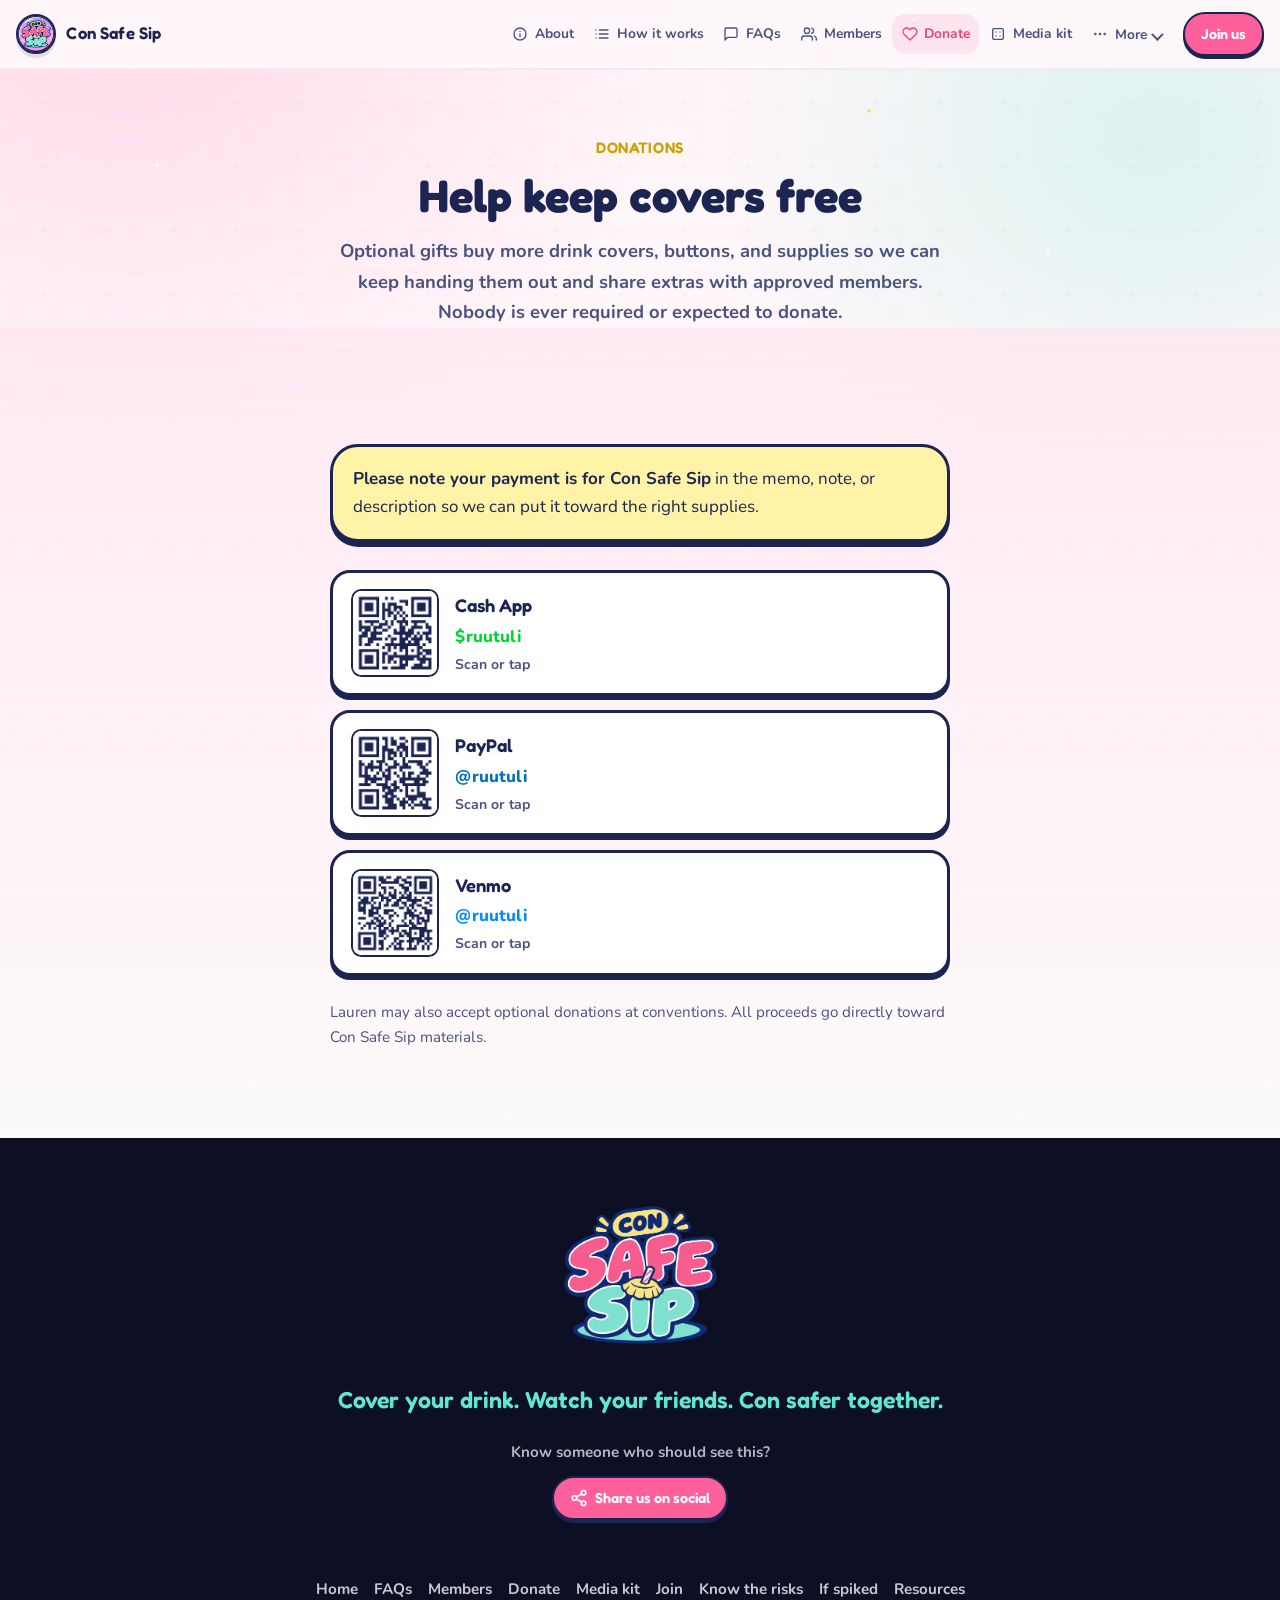
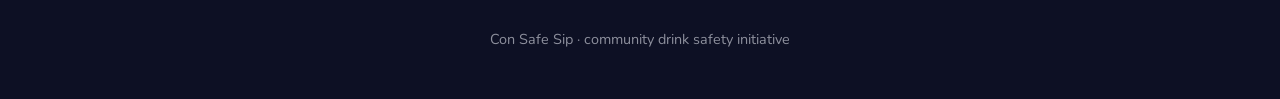
<file: donations.html>
<!DOCTYPE html>
<html lang="en">
  <head>
    <meta charset="UTF-8" />
    <meta name="viewport" content="width=device-width, initial-scale=1, viewport-fit=cover" />
    <title>Donate to Con Safe Sip — Cash App, PayPal &amp; Venmo</title>
    <meta
      name="description"
      content="Support Con Safe Sip with optional donations via Cash App, PayPal, or Venmo ($ruutuli / @ruutuli). Please note your gift is for Con Safe Sip."
    />
    <meta
      name="keywords"
      content="Con Safe Sip donate, drink cover donation, Cash App ruutuli, PayPal ruutuli, Venmo ruutuli"
    />
    <meta name="author" content="Con Safe Sip" />
    <meta name="robots" content="index, follow, max-image-preview:large" />
    <meta name="theme-color" content="#ff5f9a" />
    <link rel="canonical" href="https://consafesip.info/donations.html" />
    <link rel="icon" href="https://consafesip.info/assets/logo-button.jpg" type="image/jpeg" />
    <link rel="apple-touch-icon" href="https://consafesip.info/assets/logo-button.jpg" />

    <meta property="og:type" content="website" />
    <meta property="og:site_name" content="Con Safe Sip" />
    <meta property="og:locale" content="en_US" />
    <meta property="og:title" content="Donate to Con Safe Sip" />
    <meta
      property="og:description"
      content="Optional gifts via Cash App, PayPal, or Venmo help buy free drink covers and buttons. Please note your payment is for Con Safe Sip."
    />
    <meta property="og:url" content="https://consafesip.info/donations.html" />
    <meta property="og:image" content="https://consafesip.info/assets/og-share.jpg" />
    <meta property="og:image:secure_url" content="https://consafesip.info/assets/og-share.jpg" />
    <meta property="og:image:type" content="image/jpeg" />
    <meta property="og:image:width" content="1200" />
    <meta property="og:image:height" content="630" />
    <meta
      property="og:image:alt"
      content="Con Safe Sip — Cover your drink. Watch your friends."
    />

    <meta name="twitter:card" content="summary_large_image" />
    <meta name="twitter:title" content="Donate to Con Safe Sip" />
    <meta
      name="twitter:description"
      content="Support free drink covers through Cash App, PayPal, or Venmo. Note your gift for Con Safe Sip."
    />
    <meta name="twitter:image" content="https://consafesip.info/assets/og-share.jpg" />
    <meta
      name="twitter:image:alt"
      content="Con Safe Sip — Cover your drink. Watch your friends."
    />

    <link rel="preconnect" href="https://fonts.googleapis.com" />
    <link rel="preconnect" href="https://fonts.gstatic.com" crossorigin />
    <link
      href="https://fonts.googleapis.com/css2?family=Fredoka:wght@500;600;700&family=Nunito:wght@400;600;700;800&display=swap"
      rel="stylesheet"
    />
    <link rel="stylesheet" href="styles.css" />

    <script type="application/ld+json">
      {
        "@context": "https://schema.org",
        "@type": "WebPage",
        "name": "Donate to Con Safe Sip",
        "url": "https://consafesip.info/donations.html",
        "description": "Optional donations via Cash App, PayPal, or Venmo help purchase drink covers, buttons, and related materials.",
        "isPartOf": {
          "@type": "WebSite",
          "name": "Con Safe Sip",
          "url": "https://consafesip.info/"
        }
      }
    </script>
  </head>
  <body>
    <a class="skip-link" href="#main">Skip to content</a>
    <div class="bg-glow" aria-hidden="true"></div>
    <div class="sparkles" aria-hidden="true"></div>

    <header class="site-header">
      <a class="brand-lockup" href="index.html">
        <img
          src="assets/logo-button.jpg"
          alt="Con Safe Sip"
          width="44"
          height="44"
          class="brand-lockup__mark"
        />
        <span class="brand-lockup__name">Con Safe Sip</span>
      </a>
      <button
        class="nav-toggle"
        type="button"
        aria-expanded="false"
        aria-controls="site-nav"
        aria-label="Open menu"
      >
        <span class="nav-toggle__bar" aria-hidden="true"></span>
        <span class="nav-toggle__bar" aria-hidden="true"></span>
        <span class="nav-toggle__bar" aria-hidden="true"></span>
      </button>
      <nav class="site-nav" id="site-nav" aria-label="Primary">
        <div class="nav-cluster">
          <p class="nav-cluster__label">Learn</p>
          <a class="nav-link" href="index.html#about">
            <span class="nav-link__ico nav-link__ico--about" aria-hidden="true"></span>
            About
          </a>
          <a class="nav-link" href="index.html#how">
            <span class="nav-link__ico nav-link__ico--how" aria-hidden="true"></span>
            How it works
          </a>
          <a class="nav-link" href="faqs.html">
            <span class="nav-link__ico nav-link__ico--faq" aria-hidden="true"></span>
            FAQs
          </a>
        </div>

        <div class="nav-cluster">
          <p class="nav-cluster__label">Participate</p>
          <a class="nav-link nav-link--mobile-only" href="index.html#join">
            <span class="nav-link__ico nav-link__ico--join" aria-hidden="true"></span>
            Join
          </a>
          <a class="nav-link" href="members.html">
            <span class="nav-link__ico nav-link__ico--members" aria-hidden="true"></span>
            Members
          </a>
          <a class="nav-link" href="donations.html" aria-current="page">
            <span class="nav-link__ico nav-link__ico--donate" aria-hidden="true"></span>
            Donate
          </a>
          <a class="nav-link" href="media-kit.html">
            <span class="nav-link__ico nav-link__ico--kit" aria-hidden="true"></span>
            Media kit
          </a>
        </div>

        <div class="nav-cluster nav-cluster--more">
          <p class="nav-cluster__label">Safety &amp; more</p>
          <button
            class="nav-more-toggle"
            type="button"
            aria-expanded="false"
            aria-controls="nav-more-panel"
            id="nav-more-toggle"
          >
            <span class="nav-link__ico nav-link__ico--more" aria-hidden="true"></span>
            More
            <span class="nav-more-toggle__chev" aria-hidden="true"></span>
          </button>
          <div class="nav-more-panel" id="nav-more-panel">
            <a class="nav-link" href="index.html#tips">
              <span class="nav-link__ico nav-link__ico--tips" aria-hidden="true"></span>
              Safety tips
            </a>
            <a class="nav-link" href="index.html#know">
              <span class="nav-link__ico nav-link__ico--know" aria-hidden="true"></span>
              Know the risks
            </a>
            <a class="nav-link" href="index.html#supplies">
              <span class="nav-link__ico nav-link__ico--supplies" aria-hidden="true"></span>
              Supplies
            </a>
            <a class="nav-link" href="index.html#safety">
              <span class="nav-link__ico nav-link__ico--safety" aria-hidden="true"></span>
              If spiked
            </a>
            <a class="nav-link" href="index.html#resources">
              <span class="nav-link__ico nav-link__ico--resources" aria-hidden="true"></span>
              Resources
            </a>
          </div>
        </div>
      </nav>
      <a class="btn btn--sm btn--pink header-cta" href="index.html#join"
        >Join us</a
      >
    </header>

    <main id="main">
      <section class="page-hero" id="top">
        <p class="eyebrow eyebrow--yellow">Donations</p>
        <h1>Help keep covers free</h1>
        <p class="lead page-hero__lede">
          Optional gifts buy more drink covers, buttons, and supplies so we can
          keep handing them out and share extras with approved members. Nobody
          is ever required or expected to donate.
        </p>
      </section>

      <section class="section section--blush">
        <div class="section__inner section__inner--narrow">
          <aside class="callout callout--note">
            <p>
              <strong>Please note your payment is for Con Safe Sip</strong> in
              the memo, note, or description so we can put it toward the right
              supplies.
            </p>
          </aside>

          <ul class="pay-list">
            <li>
              <a
                class="pay-link pay-link--cashapp"
                href="https://cash.app/$ruutuli"
                target="_blank"
                rel="noopener noreferrer"
              >
                <img
                  class="pay-link__qr"
                  src="assets/qr-cashapp.png"
                  alt="QR code for Cash App $ruutuli"
                  width="120"
                  height="120"
                  decoding="async"
                />
                <span class="pay-link__text">
                  <span class="pay-link__app">Cash App</span>
                  <span class="pay-link__handle">$ruutuli</span>
                  <span class="pay-link__scan">Scan or tap</span>
                </span>
              </a>
            </li>
            <li>
              <a
                class="pay-link pay-link--paypal"
                href="https://paypal.me/ruutuli"
                target="_blank"
                rel="noopener noreferrer"
              >
                <img
                  class="pay-link__qr"
                  src="assets/qr-paypal.png"
                  alt="QR code for PayPal ruutuli"
                  width="120"
                  height="120"
                  decoding="async"
                />
                <span class="pay-link__text">
                  <span class="pay-link__app">PayPal</span>
                  <span class="pay-link__handle">@ruutuli</span>
                  <span class="pay-link__scan">Scan or tap</span>
                </span>
              </a>
            </li>
            <li>
              <a
                class="pay-link pay-link--venmo"
                href="https://venmo.com/u/ruutuli"
                target="_blank"
                rel="noopener noreferrer"
              >
                <img
                  class="pay-link__qr"
                  src="assets/qr-venmo.png"
                  alt="QR code for Venmo @ruutuli"
                  width="120"
                  height="120"
                  decoding="async"
                />
                <span class="pay-link__text">
                  <span class="pay-link__app">Venmo</span>
                  <span class="pay-link__handle">@ruutuli</span>
                  <span class="pay-link__scan">Scan or tap</span>
                </span>
              </a>
            </li>
          </ul>

          <p class="fineprint">
            Lauren may also accept optional donations at conventions. All
            proceeds go directly toward Con Safe Sip materials.
          </p>
        </div>
      </section>
    </main>

    <footer class="site-footer">
      <img
        class="site-footer__logo"
        src="assets/logo-wordmark.png"
        alt="Con Safe Sip"
        width="220"
        height="220"
        decoding="async"
      />
      <p class="site-footer__tagline">
        Cover your drink. Watch your friends. Con safer together.
      </p>
      <div class="footer-share">
        <p class="footer-share__label">Know someone who should see this?</p>
        <button
          type="button"
          class="btn btn--sm btn--pink footer-share__trigger"
          id="share-site"
          data-share-url="https://consafesip.info/"
          data-share-title="Con Safe Sip"
          data-share-text="Cover your drink. Watch your friends. Free drink covers & drink-spiking awareness for cons, parties, & meetups."
          data-share-image="assets/og-share.jpg"
        >
          <svg class="footer-share__ico" viewBox="0 0 24 24" width="18" height="18" aria-hidden="true" fill="none" stroke="currentColor" stroke-width="2.25" stroke-linecap="round" stroke-linejoin="round">
            <circle cx="18" cy="5" r="3" />
            <circle cx="6" cy="12" r="3" />
            <circle cx="18" cy="19" r="3" />
            <path d="M8.6 13.5l6.8 3.9M15.4 6.6l-6.8 3.9" />
          </svg>
          Share us on social
        </button>
        <div class="footer-share__menu" id="share-menu" hidden>
          <button type="button" class="footer-share__option" id="share-native" hidden>
            Share graphic…
          </button>
          <button type="button" class="footer-share__option" id="share-download">
            Download graphic
          </button>
          <a
            class="footer-share__option"
            href="https://www.facebook.com/sharer/sharer.php?u=https%3A%2F%2Fconsafesip.info%2F"
            target="_blank"
            rel="noopener noreferrer"
          >
            Share on Facebook
          </a>
          <button type="button" class="footer-share__option" id="share-instagram">
            Share on Instagram
          </button>
          <a
            class="footer-share__option"
            href="https://twitter.com/intent/tweet?text=Cover%20your%20drink.%20Watch%20your%20friends.%20Free%20drink%20covers%20%26%20drink-spiking%20awareness%20for%20cons%2C%20parties%2C%20%26%20meetups.&url=https%3A%2F%2Fconsafesip.info%2F"
            target="_blank"
            rel="noopener noreferrer"
          >
            Share on X
          </a>
          <a
            class="footer-share__option"
            href="https://bsky.app/intent/compose?text=Cover%20your%20drink.%20Watch%20your%20friends.%20Free%20drink%20covers%20%26%20drink-spiking%20awareness%20for%20cons%2C%20parties%2C%20%26%20meetups.%20https%3A%2F%2Fconsafesip.info%2F"
            target="_blank"
            rel="noopener noreferrer"
          >
            Share on Bluesky
          </a>
          <button type="button" class="footer-share__option" id="share-copy">
            Copy caption + link
          </button>
        </div>
        <p class="footer-share__status" id="share-status" aria-live="polite"></p>
      </div>
      <nav class="footer-nav" aria-label="Footer">
        <a href="index.html">Home</a>
        <a href="faqs.html">FAQs</a>
        <a href="members.html">Members</a>
        <a href="donations.html">Donate</a>
        <a href="media-kit.html">Media kit</a>
        <a href="index.html#join">Join</a>
        <a href="index.html#know">Know the risks</a>
        <a href="index.html#safety">If spiked</a>
        <a href="index.html#resources">Resources</a>
      </nav>
      <p class="site-footer__credit">
        Con Safe Sip · community drink safety initiative
      </p>
    </footer>

    <a class="back-to-top" href="#top" aria-label="Back to top">
      <svg viewBox="0 0 24 24" width="22" height="22" aria-hidden="true" fill="none" stroke="currentColor" stroke-width="2.5" stroke-linecap="round" stroke-linejoin="round">
        <path d="M12 19V5M5 12l7-7 7 7" />
      </svg>
    </a>

    <script src="script.js"></script>
  </body>
</html>
</file>
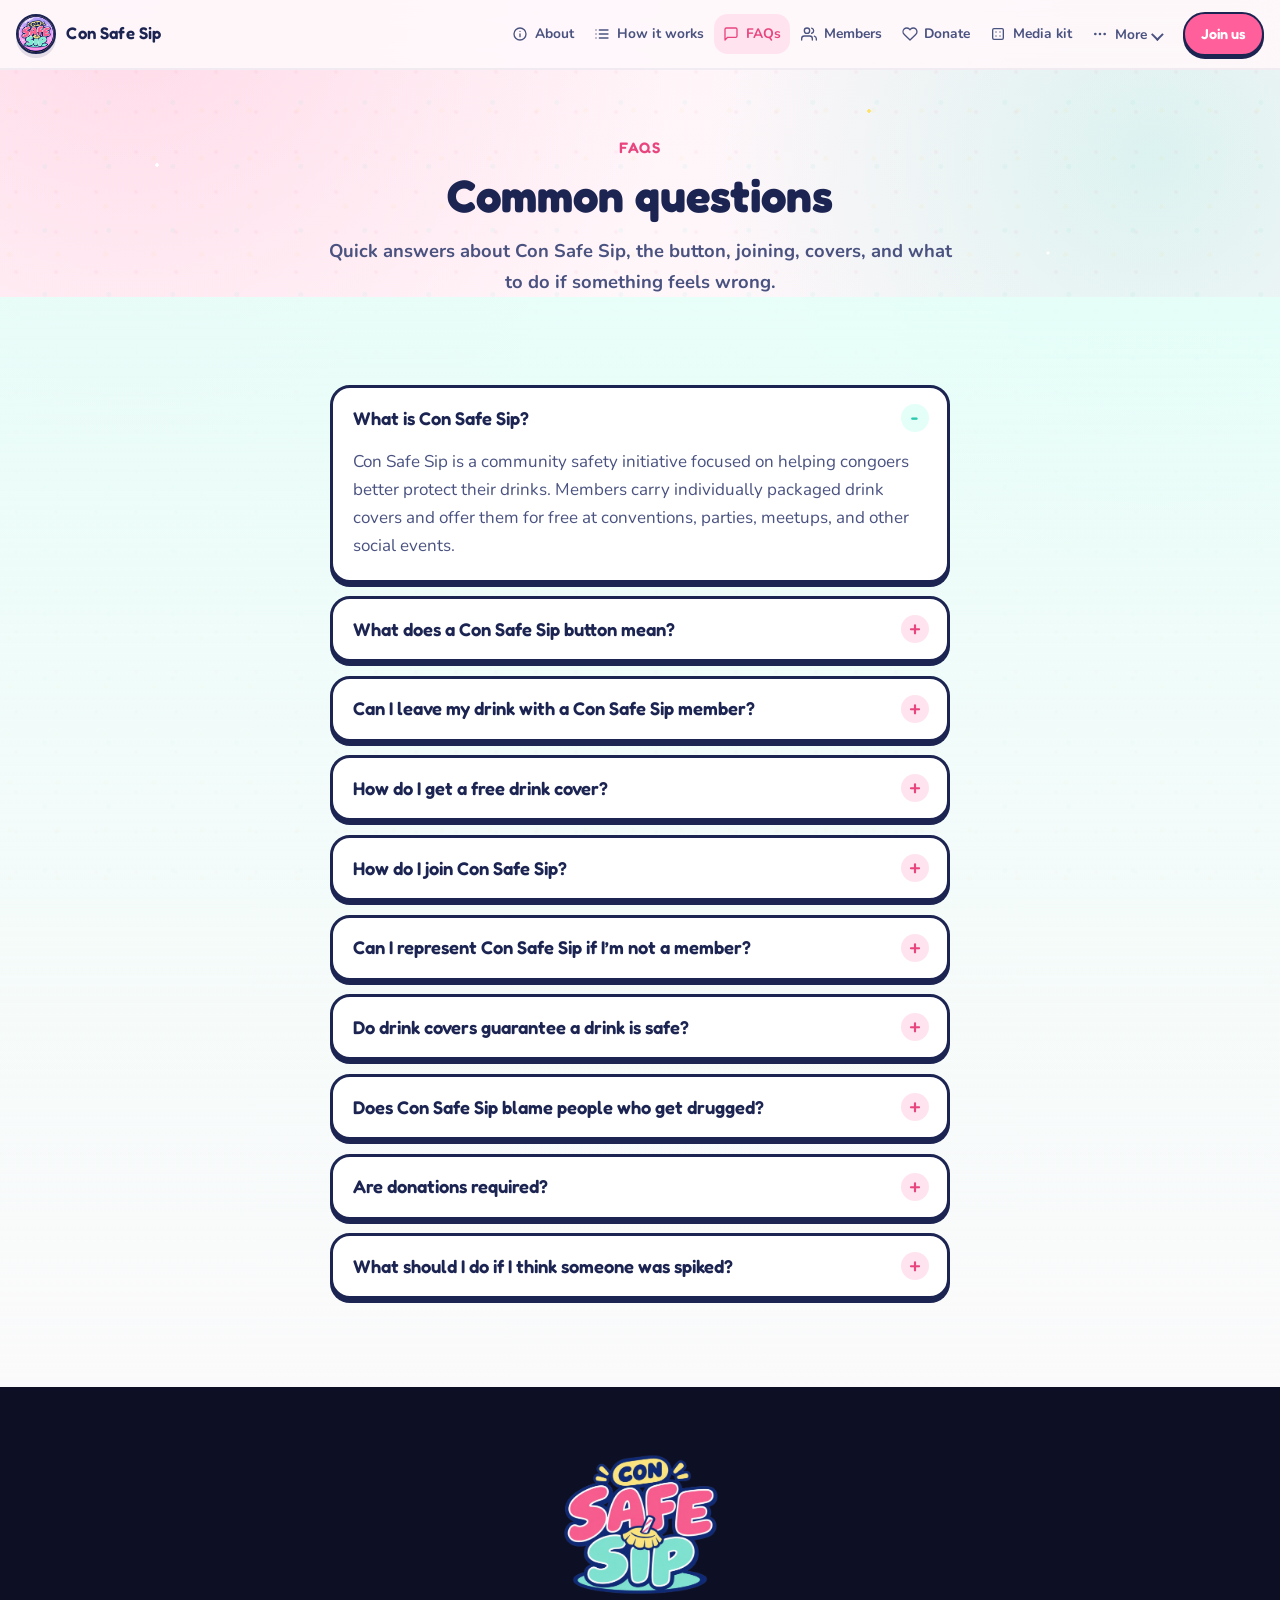
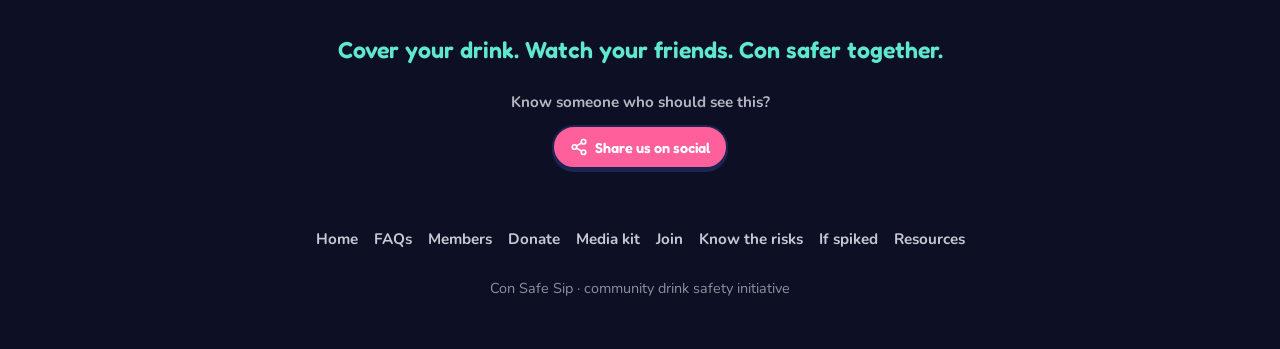
<file: faqs.html>
<!DOCTYPE html>
<html lang="en">
  <head>
    <meta charset="UTF-8" />
    <meta name="viewport" content="width=device-width, initial-scale=1, viewport-fit=cover" />
    <title>Con Safe Sip FAQs — Con Safety, Drink Covers &amp; Spiking</title>
    <meta
      name="description"
      content="FAQs on how to stay safer at conventions and events: drink covers, roofie and drink-spiking awareness, what the Con Safe Sip button means, how to join, and what to do if you suspect you were spiked."
    />
    <meta
      name="keywords"
      content="Con Safe Sip FAQ, how to stay safe at a con, convention drink safety, anime convention safety, comic con safety, roofie safety FAQ, drink cover questions, drink spiking help, join Con Safe Sip"
    />
    <meta name="author" content="Con Safe Sip" />
    <meta name="robots" content="index, follow, max-image-preview:large" />
    <meta name="theme-color" content="#ff5f9a" />
    <link rel="canonical" href="https://consafesip.info/faqs.html" />
    <link rel="icon" href="https://consafesip.info/assets/logo-button.jpg" type="image/jpeg" />
    <link rel="apple-touch-icon" href="https://consafesip.info/assets/logo-button.jpg" />

    <meta property="og:type" content="website" />
    <meta property="og:site_name" content="Con Safe Sip" />
    <meta property="og:locale" content="en_US" />
    <meta property="og:title" content="Con Safe Sip FAQs — Con Safety" />
    <meta
      property="og:description"
      content="How to stay safer at conventions and events: drink covers, roofie awareness, what the button means, and what to do if you suspect drink spiking."
    />
    <meta property="og:url" content="https://consafesip.info/faqs.html" />
    <meta property="og:image" content="https://consafesip.info/assets/og-share.jpg" />
    <meta property="og:image:secure_url" content="https://consafesip.info/assets/og-share.jpg" />
    <meta property="og:image:type" content="image/jpeg" />
    <meta property="og:image:width" content="1200" />
    <meta property="og:image:height" content="630" />
    <meta
      property="og:image:alt"
      content="Con Safe Sip — Cover your drink. Watch your friends."
    />

    <meta name="twitter:card" content="summary_large_image" />
    <meta name="twitter:title" content="Con Safe Sip FAQs — Con Safety" />
    <meta
      name="twitter:description"
      content="Con drink safety FAQs: covers, roofies/spiking, joining, and getting help."
    />
    <meta name="twitter:image" content="https://consafesip.info/assets/og-share.jpg" />
    <meta
      name="twitter:image:alt"
      content="Con Safe Sip — Cover your drink. Watch your friends."
    />

    <link rel="preconnect" href="https://fonts.googleapis.com" />
    <link rel="preconnect" href="https://fonts.gstatic.com" crossorigin />
    <link
      href="https://fonts.googleapis.com/css2?family=Fredoka:wght@500;600;700&family=Nunito:wght@400;600;700;800&display=swap"
      rel="stylesheet"
    />
    <link rel="stylesheet" href="styles.css" />

    <script type="application/ld+json">
      {
        "@context": "https://schema.org",
        "@type": "FAQPage",
        "name": "Con Safe Sip FAQs — Con Safety, Drink Covers & Spiking",
        "url": "https://consafesip.info/faqs.html",
        "mainEntity": [
          {
            "@type": "Question",
            "name": "What is Con Safe Sip?",
            "acceptedAnswer": {
              "@type": "Answer",
              "text": "Con Safe Sip is a community safety initiative focused on helping congoers better protect their drinks. Members carry individually packaged drink covers and offer them for free at conventions, parties, meetups, and other social events."
            }
          },
          {
            "@type": "Question",
            "name": "What does a Con Safe Sip button mean?",
            "acceptedAnswer": {
              "@type": "Answer",
              "text": "A button or sticker means that person participates in the initiative. It does not mean they are convention staff, medical personnel, security, or someone you should leave your drink with."
            }
          },
          {
            "@type": "Question",
            "name": "Can I leave my drink with a Con Safe Sip member?",
            "acceptedAnswer": {
              "@type": "Answer",
              "text": "No. Never leave your drink with anyone you do not explicitly trust. Con Safe Sip is here to provide materials and resources—we will not watch drinks for people."
            }
          },
          {
            "@type": "Question",
            "name": "How do I get a free drink cover?",
            "acceptedAnswer": {
              "@type": "Answer",
              "text": "Look for someone wearing an official Con Safe Sip button or sticker and ask. Covers are always free. You can also find listed members on the Members page and reach out on Instagram."
            }
          },
          {
            "@type": "Question",
            "name": "How do I join Con Safe Sip?",
            "acceptedAnswer": {
              "@type": "Answer",
              "text": "DM two existing members on Instagram to get started. Find members on the Members page. Tell them your name, location, and what cons you frequent, and promise to uphold the integrity of CSS. If you need a button, we will need your address. You’ll need the endorsement of two members—once approved, ask them to tell Lauren/Ruu and you’ll be added as a member."
            }
          },
          {
            "@type": "Question",
            "name": "Can I represent Con Safe Sip if I’m not a member?",
            "acceptedAnswer": {
              "@type": "Answer",
              "text": "No. Please do not represent Con Safe Sip unless you are a vetted member. Members carry official buttons or stickers and are listed on the Members page. You’re welcome to tell people about the initiative, but don’t speak or act for it unless you’re part of it. Don’t accept covers or anything else from someone claiming to be with Con Safe Sip unless they are a confirmed member."
            }
          },
          {
            "@type": "Question",
            "name": "Do drink covers guarantee a drink is safe?",
            "acceptedAnswer": {
              "@type": "Answer",
              "text": "No. Drink covers can reduce opportunities for tampering, but no product can completely prevent drink spiking. Covers and drink-testing products should never be treated as a guarantee that a drink is safe. Getting drugged is never the victim's fault."
            }
          },
          {
            "@type": "Question",
            "name": "Does Con Safe Sip blame people who get drugged?",
            "acceptedAnswer": {
              "@type": "Answer",
              "text": "Never. Getting drugged is never your fault—not for what you drank, what you wore, who you talked to, or whether you used a cover. Con Safe Sip will never blame, shame, or second-guess someone who was spiked or who thinks they might have been."
            }
          },
          {
            "@type": "Question",
            "name": "Are donations required?",
            "acceptedAnswer": {
              "@type": "Answer",
              "text": "No. Donations are completely optional. Optional gifts via Cash App, PayPal, or Venmo help buy more covers and buttons. Please note your payment is for Con Safe Sip."
            }
          },
          {
            "@type": "Question",
            "name": "What should I do if I think someone was spiked?",
            "acceptedAnswer": {
              "@type": "Answer",
              "text": "Stop drinking immediately, stay with trusted friends, contact convention security or venue staff, seek medical help as soon as possible, and do not leave the person alone. Call emergency services if they are unconscious, struggling to breathe, having a seizure, or cannot be awakened. If they may be overdosing and you have Narcan, use it even if you are unsure what they took—drinks and drugs are sometimes laced with opioids."
            }
          }
        ]
      }
    </script>
  </head>
  <body>
    <a class="skip-link" href="#main">Skip to content</a>
    <div class="bg-glow" aria-hidden="true"></div>
    <div class="sparkles" aria-hidden="true"></div>

    <header class="site-header">
      <a class="brand-lockup" href="index.html">
        <img
          src="assets/logo-button.jpg"
          alt="Con Safe Sip"
          width="44"
          height="44"
          class="brand-lockup__mark"
        />
        <span class="brand-lockup__name">Con Safe Sip</span>
      </a>
      <button
        class="nav-toggle"
        type="button"
        aria-expanded="false"
        aria-controls="site-nav"
        aria-label="Open menu"
      >
        <span class="nav-toggle__bar" aria-hidden="true"></span>
        <span class="nav-toggle__bar" aria-hidden="true"></span>
        <span class="nav-toggle__bar" aria-hidden="true"></span>
      </button>
      <nav class="site-nav" id="site-nav" aria-label="Primary">
        <div class="nav-cluster">
          <p class="nav-cluster__label">Learn</p>
          <a class="nav-link" href="index.html#about">
            <span class="nav-link__ico nav-link__ico--about" aria-hidden="true"></span>
            About
          </a>
          <a class="nav-link" href="index.html#how">
            <span class="nav-link__ico nav-link__ico--how" aria-hidden="true"></span>
            How it works
          </a>
          <a class="nav-link" href="faqs.html" aria-current="page">
            <span class="nav-link__ico nav-link__ico--faq" aria-hidden="true"></span>
            FAQs
          </a>
        </div>

        <div class="nav-cluster">
          <p class="nav-cluster__label">Participate</p>
          <a class="nav-link nav-link--mobile-only" href="index.html#join">
            <span class="nav-link__ico nav-link__ico--join" aria-hidden="true"></span>
            Join
          </a>
          <a class="nav-link" href="members.html">
            <span class="nav-link__ico nav-link__ico--members" aria-hidden="true"></span>
            Members
          </a>
          <a class="nav-link" href="donations.html">
            <span class="nav-link__ico nav-link__ico--donate" aria-hidden="true"></span>
            Donate
          </a>
          <a class="nav-link" href="media-kit.html">
            <span class="nav-link__ico nav-link__ico--kit" aria-hidden="true"></span>
            Media kit
          </a>
        </div>

        <div class="nav-cluster nav-cluster--more">
          <p class="nav-cluster__label">Safety &amp; more</p>
          <button
            class="nav-more-toggle"
            type="button"
            aria-expanded="false"
            aria-controls="nav-more-panel"
            id="nav-more-toggle"
          >
            <span class="nav-link__ico nav-link__ico--more" aria-hidden="true"></span>
            More
            <span class="nav-more-toggle__chev" aria-hidden="true"></span>
          </button>
          <div class="nav-more-panel" id="nav-more-panel">
            <a class="nav-link" href="index.html#tips">
              <span class="nav-link__ico nav-link__ico--tips" aria-hidden="true"></span>
              Safety tips
            </a>
            <a class="nav-link" href="index.html#know">
              <span class="nav-link__ico nav-link__ico--know" aria-hidden="true"></span>
              Know the risks
            </a>
            <a class="nav-link" href="index.html#supplies">
              <span class="nav-link__ico nav-link__ico--supplies" aria-hidden="true"></span>
              Supplies
            </a>
            <a class="nav-link" href="index.html#safety">
              <span class="nav-link__ico nav-link__ico--safety" aria-hidden="true"></span>
              If spiked
            </a>
            <a class="nav-link" href="index.html#resources">
              <span class="nav-link__ico nav-link__ico--resources" aria-hidden="true"></span>
              Resources
            </a>
          </div>
        </div>
      </nav>
      <a class="btn btn--sm btn--pink header-cta" href="index.html#join"
        >Join us</a
      >
    </header>

    <main id="main">
      <section class="page-hero" id="top">
        <p class="eyebrow eyebrow--pink">FAQs</p>
        <h1>Common questions</h1>
        <p class="lead page-hero__lede">
          Quick answers about Con Safe Sip, the button, joining, covers, and
          what to do if something feels wrong.
        </p>
      </section>

      <section class="section section--mint">
        <div class="section__inner section__inner--narrow">
          <div class="faq-list">
            <details class="faq-item" open>
              <summary>What is Con Safe Sip?</summary>
              <p>
                Con Safe Sip is a community safety initiative focused on helping
                congoers better protect their drinks. Members carry individually
                packaged drink covers and offer them for free at conventions,
                parties, meetups, and other social events.
              </p>
            </details>

            <details class="faq-item">
              <summary>What does a Con Safe Sip button mean?</summary>
              <p>
                A button or sticker means that person participates in the
                initiative. It does <strong>not</strong> mean they are convention
                staff, medical personnel, security, or someone you should leave
                your drink with.
              </p>
            </details>

            <details class="faq-item">
              <summary>
                Can I leave my drink with a Con Safe Sip member?
              </summary>
              <p>
                <strong>No.</strong> Never leave your drink with anyone you do
                not explicitly trust. Con Safe Sip is here to provide materials
                and resources — we will not watch drinks for people.
              </p>
            </details>

            <details class="faq-item">
              <summary>How do I get a free drink cover?</summary>
              <p>
                Look for someone wearing an official Con Safe Sip button or
                sticker and ask. Covers are always free. You can also check the
                <a href="members.html">Members</a> page and reach out on
                Instagram.
              </p>
            </details>

            <details class="faq-item">
              <summary>How do I join Con Safe Sip?</summary>
              <p>
                <a href="members.html">DM two existing members</a> on Instagram
                to get started. Tell them your name, location, and what cons you
                frequent, and promise to uphold the integrity of CSS. If you need
                a button, we will need your address. You’ll need the endorsement
                of two members—once they’re on board, ask them to tell Lauren /
                Ruu and you’ll be added as a member!
              </p>
            </details>

            <details class="faq-item">
              <summary>
                Can I represent Con Safe Sip if I’m not a member?
              </summary>
              <p>
                No. Please do <strong>not</strong> represent Con Safe Sip unless
                you are a vetted member. Members carry official
                <strong>buttons or stickers</strong> so they can be identified,
                and you can check the
                <a href="members.html">Members</a> page for confirmed members.
                We appreciate people wanting to help — and you’re always welcome
                to <strong>tell others about us</strong> — but to keep everyone
                safer, please don’t speak or act for the initiative unless you’re
                part of it. Likewise,
                <strong>don’t accept covers or anything else</strong> from
                someone claiming to be with Con Safe Sip unless they are a
                confirmed member.
              </p>
            </details>

            <details class="faq-item">
              <summary>Do drink covers guarantee a drink is safe?</summary>
              <p>
                No. Drink covers can reduce opportunities for tampering, but no
                product can completely prevent drink spiking. Covers and
                drink-testing products should never be treated as a guarantee
                that a drink is safe. Getting drugged is never the victim’s
                fault.
              </p>
            </details>

            <details class="faq-item">
              <summary>Does Con Safe Sip blame people who get drugged?</summary>
              <p>
                Never. Getting drugged is never your fault—not for what you
                drank, what you wore, who you talked to, or whether you used a
                cover. Con Safe Sip will never blame, shame, or second-guess
                someone who was spiked or who thinks they might have been.
              </p>
            </details>

            <details class="faq-item">
              <summary>Are donations required?</summary>
              <p>
                No. Donations are completely optional. Optional gifts via Cash
                App, PayPal, or Venmo help buy more covers and buttons. Please
                note your payment is for Con Safe Sip. See the
                <a href="donations.html">Donate</a> page for details.
              </p>
            </details>

            <details class="faq-item">
              <summary>What should I do if I think someone was spiked?</summary>
              <p>
                Stop drinking immediately, stay with trusted friends, contact
                convention security or venue staff, seek medical help as soon as
                possible, and do not leave the person alone. Call emergency
                services if they are unconscious, struggling to breathe, having
                a seizure, or cannot be awakened. If you have Narcan and someone
                may be overdosing, use it even if you’re unsure what they took —
                drinks and other drugs are sometimes laced with opioids. More
                detail is on the
                <a href="index.html#safety">If spiked</a> and
                <a href="index.html#resources">Resources</a> sections.
              </p>
            </details>
          </div>
        </div>
      </section>
    </main>

    <footer class="site-footer">
      <img
        class="site-footer__logo"
        src="assets/logo-wordmark.png"
        alt="Con Safe Sip"
        width="220"
        height="220"
        decoding="async"
      />
      <p class="site-footer__tagline">
        Cover your drink. Watch your friends. Con safer together.
      </p>
      <div class="footer-share">
        <p class="footer-share__label">Know someone who should see this?</p>
        <button
          type="button"
          class="btn btn--sm btn--pink footer-share__trigger"
          id="share-site"
          data-share-url="https://consafesip.info/"
          data-share-title="Con Safe Sip"
          data-share-text="Cover your drink. Watch your friends. Free drink covers & drink-spiking awareness for cons, parties, & meetups."
          data-share-image="assets/og-share.jpg"
        >
          <svg class="footer-share__ico" viewBox="0 0 24 24" width="18" height="18" aria-hidden="true" fill="none" stroke="currentColor" stroke-width="2.25" stroke-linecap="round" stroke-linejoin="round">
            <circle cx="18" cy="5" r="3" />
            <circle cx="6" cy="12" r="3" />
            <circle cx="18" cy="19" r="3" />
            <path d="M8.6 13.5l6.8 3.9M15.4 6.6l-6.8 3.9" />
          </svg>
          Share us on social
        </button>
        <div class="footer-share__menu" id="share-menu" hidden>
          <button type="button" class="footer-share__option" id="share-native" hidden>
            Share graphic…
          </button>
          <button type="button" class="footer-share__option" id="share-download">
            Download graphic
          </button>
          <a
            class="footer-share__option"
            href="https://www.facebook.com/sharer/sharer.php?u=https%3A%2F%2Fconsafesip.info%2F"
            target="_blank"
            rel="noopener noreferrer"
          >
            Share on Facebook
          </a>
          <button type="button" class="footer-share__option" id="share-instagram">
            Share on Instagram
          </button>
          <a
            class="footer-share__option"
            href="https://twitter.com/intent/tweet?text=Cover%20your%20drink.%20Watch%20your%20friends.%20Free%20drink%20covers%20%26%20drink-spiking%20awareness%20for%20cons%2C%20parties%2C%20%26%20meetups.&url=https%3A%2F%2Fconsafesip.info%2F"
            target="_blank"
            rel="noopener noreferrer"
          >
            Share on X
          </a>
          <a
            class="footer-share__option"
            href="https://bsky.app/intent/compose?text=Cover%20your%20drink.%20Watch%20your%20friends.%20Free%20drink%20covers%20%26%20drink-spiking%20awareness%20for%20cons%2C%20parties%2C%20%26%20meetups.%20https%3A%2F%2Fconsafesip.info%2F"
            target="_blank"
            rel="noopener noreferrer"
          >
            Share on Bluesky
          </a>
          <button type="button" class="footer-share__option" id="share-copy">
            Copy caption + link
          </button>
        </div>
        <p class="footer-share__status" id="share-status" aria-live="polite"></p>
      </div>
      <nav class="footer-nav" aria-label="Footer">
        <a href="index.html">Home</a>
        <a href="faqs.html">FAQs</a>
        <a href="members.html">Members</a>
        <a href="donations.html">Donate</a>
        <a href="media-kit.html">Media kit</a>
        <a href="index.html#join">Join</a>
        <a href="index.html#know">Know the risks</a>
        <a href="index.html#safety">If spiked</a>
        <a href="index.html#resources">Resources</a>
      </nav>
      <p class="site-footer__credit">
        Con Safe Sip · community drink safety initiative
      </p>
    </footer>

    <a class="back-to-top" href="#top" aria-label="Back to top">
      <svg viewBox="0 0 24 24" width="22" height="22" aria-hidden="true" fill="none" stroke="currentColor" stroke-width="2.5" stroke-linecap="round" stroke-linejoin="round">
        <path d="M12 19V5M5 12l7-7 7 7" />
      </svg>
    </a>

    <script src="script.js"></script>
  </body>
</html>
</file>
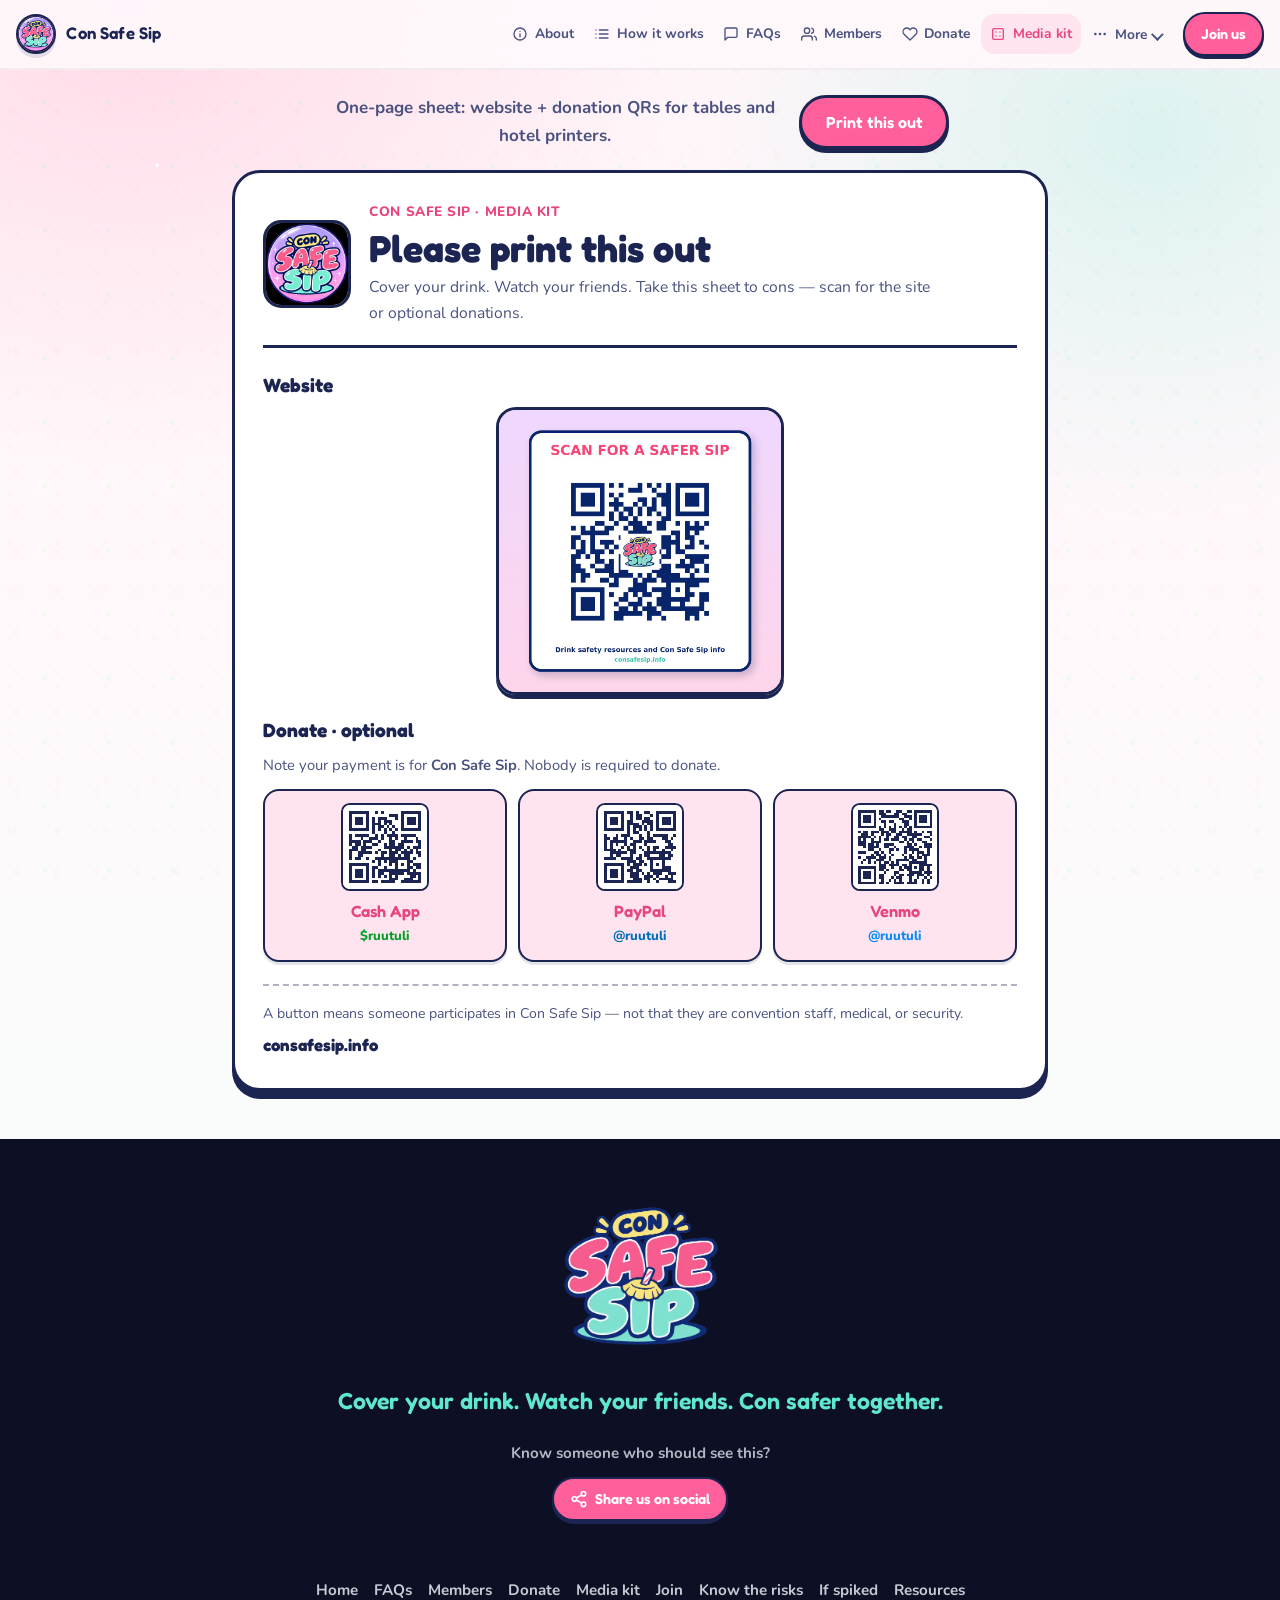
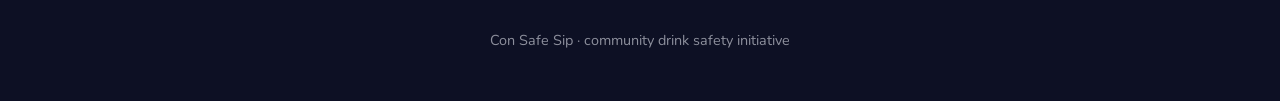
<file: media-kit.html>
<!DOCTYPE html>
<html lang="en">
  <head>
    <meta charset="UTF-8" />
    <meta name="viewport" content="width=device-width, initial-scale=1, viewport-fit=cover" />
    <title>Con Safe Sip Media Kit — Printable QR Codes for Cons</title>
    <meta
      name="description"
      content="Please print this out before you go to cons. One-page Con Safe Sip media kit with website and donation QR codes."
    />
    <meta
      name="keywords"
      content="Con Safe Sip media kit, printable QR codes, convention handout, drink cover QR, consafesip print"
    />
    <meta name="author" content="Con Safe Sip" />
    <meta name="robots" content="index, follow, max-image-preview:large" />
    <meta name="theme-color" content="#ff5f9a" />
    <link rel="canonical" href="https://consafesip.info/media-kit.html" />
    <link rel="icon" href="https://consafesip.info/assets/logo-button.jpg" type="image/jpeg" />
    <link rel="apple-touch-icon" href="https://consafesip.info/assets/logo-button.jpg" />

    <meta property="og:type" content="website" />
    <meta property="og:site_name" content="Con Safe Sip" />
    <meta property="og:locale" content="en_US" />
    <meta property="og:title" content="Con Safe Sip Media Kit — Please print this out" />
    <meta
      property="og:description"
      content="Printable one-page QR sheet for cons: website and donation links."
    />
    <meta property="og:url" content="https://consafesip.info/media-kit.html" />
    <meta property="og:image" content="https://consafesip.info/assets/og-share.jpg" />
    <meta property="og:image:secure_url" content="https://consafesip.info/assets/og-share.jpg" />
    <meta property="og:image:type" content="image/jpeg" />
    <meta property="og:image:width" content="1200" />
    <meta property="og:image:height" content="630" />
    <meta
      property="og:image:alt"
      content="Con Safe Sip — Cover your drink. Watch your friends."
    />

    <meta name="twitter:card" content="summary_large_image" />
    <meta name="twitter:title" content="Con Safe Sip Media Kit — Please print this out" />
    <meta
      name="twitter:description"
      content="Printable one-page QR sheet for cons: website and donation links."
    />
    <meta name="twitter:image" content="https://consafesip.info/assets/og-share.jpg" />
    <meta
      name="twitter:image:alt"
      content="Con Safe Sip — Cover your drink. Watch your friends."
    />

    <link rel="preconnect" href="https://fonts.googleapis.com" />
    <link rel="preconnect" href="https://fonts.gstatic.com" crossorigin />
    <link
      href="https://fonts.googleapis.com/css2?family=Fredoka:wght@500;600;700&family=Nunito:wght@400;600;700;800&display=swap"
      rel="stylesheet"
    />
    <link rel="stylesheet" href="styles.css" />

    <script type="application/ld+json">
      {
        "@context": "https://schema.org",
        "@type": "WebPage",
        "name": "Con Safe Sip Media Kit",
        "url": "https://consafesip.info/media-kit.html",
        "description": "Printable one-page media kit with QR codes for the Con Safe Sip website and donation links.",
        "isPartOf": {
          "@type": "WebSite",
          "name": "Con Safe Sip",
          "url": "https://consafesip.info/"
        }
      }
    </script>
  </head>
  <body class="media-kit-page">
    <a class="skip-link" href="#main">Skip to content</a>
    <div class="bg-glow" aria-hidden="true"></div>
    <div class="sparkles" aria-hidden="true"></div>

    <header class="site-header no-print">
      <a class="brand-lockup" href="index.html">
        <img
          src="assets/logo-button.jpg"
          alt="Con Safe Sip"
          width="44"
          height="44"
          class="brand-lockup__mark"
        />
        <span class="brand-lockup__name">Con Safe Sip</span>
      </a>
      <button
        class="nav-toggle"
        type="button"
        aria-expanded="false"
        aria-controls="site-nav"
        aria-label="Open menu"
      >
        <span class="nav-toggle__bar" aria-hidden="true"></span>
        <span class="nav-toggle__bar" aria-hidden="true"></span>
        <span class="nav-toggle__bar" aria-hidden="true"></span>
      </button>
      <nav class="site-nav" id="site-nav" aria-label="Primary">
        <div class="nav-cluster">
          <p class="nav-cluster__label">Learn</p>
          <a class="nav-link" href="index.html#about">
            <span class="nav-link__ico nav-link__ico--about" aria-hidden="true"></span>
            About
          </a>
          <a class="nav-link" href="index.html#how">
            <span class="nav-link__ico nav-link__ico--how" aria-hidden="true"></span>
            How it works
          </a>
          <a class="nav-link" href="faqs.html">
            <span class="nav-link__ico nav-link__ico--faq" aria-hidden="true"></span>
            FAQs
          </a>
        </div>

        <div class="nav-cluster">
          <p class="nav-cluster__label">Participate</p>
          <a class="nav-link nav-link--mobile-only" href="index.html#join">
            <span class="nav-link__ico nav-link__ico--join" aria-hidden="true"></span>
            Join
          </a>
          <a class="nav-link" href="members.html">
            <span class="nav-link__ico nav-link__ico--members" aria-hidden="true"></span>
            Members
          </a>
          <a class="nav-link" href="donations.html">
            <span class="nav-link__ico nav-link__ico--donate" aria-hidden="true"></span>
            Donate
          </a>
          <a class="nav-link" href="media-kit.html" aria-current="page">
            <span class="nav-link__ico nav-link__ico--kit" aria-hidden="true"></span>
            Media kit
          </a>
        </div>

        <div class="nav-cluster nav-cluster--more">
          <p class="nav-cluster__label">Safety &amp; more</p>
          <button
            class="nav-more-toggle"
            type="button"
            aria-expanded="false"
            aria-controls="nav-more-panel"
            id="nav-more-toggle"
          >
            <span class="nav-link__ico nav-link__ico--more" aria-hidden="true"></span>
            More
            <span class="nav-more-toggle__chev" aria-hidden="true"></span>
          </button>
          <div class="nav-more-panel" id="nav-more-panel">
            <a class="nav-link" href="index.html#tips">
              <span class="nav-link__ico nav-link__ico--tips" aria-hidden="true"></span>
              Safety tips
            </a>
            <a class="nav-link" href="index.html#know">
              <span class="nav-link__ico nav-link__ico--know" aria-hidden="true"></span>
              Know the risks
            </a>
            <a class="nav-link" href="index.html#supplies">
              <span class="nav-link__ico nav-link__ico--supplies" aria-hidden="true"></span>
              Supplies
            </a>
            <a class="nav-link" href="index.html#safety">
              <span class="nav-link__ico nav-link__ico--safety" aria-hidden="true"></span>
              If spiked
            </a>
            <a class="nav-link" href="index.html#resources">
              <span class="nav-link__ico nav-link__ico--resources" aria-hidden="true"></span>
              Resources
            </a>
          </div>
        </div>
      </nav>
      <a class="btn btn--sm btn--pink header-cta" href="index.html#join"
        >Join us</a
      >
    </header>

    <main id="main">
      <div class="media-kit-toolbar no-print">
        <p class="media-kit-toolbar__hint">
          One-page sheet: website + donation QRs for tables and hotel printers.
        </p>
        <button class="btn btn--pink" type="button" id="print-media-kit">
          Print this out
        </button>
      </div>

      <article class="media-sheet" id="top" aria-label="Printable media kit">
        <header class="media-sheet__header">
          <img
            class="media-sheet__logo"
            src="assets/logo-button.jpg"
            alt="Con Safe Sip"
            width="96"
            height="96"
            decoding="async"
          />
          <div class="media-sheet__titles">
            <p class="media-sheet__eyebrow">Con Safe Sip · media kit</p>
            <h1 class="media-sheet__title">Please print this out</h1>
            <p class="media-sheet__lede">
              Cover your drink. Watch your friends. Take this sheet to cons —
              scan for the site or optional donations.
            </p>
          </div>
        </header>

        <section class="media-sheet__block media-sheet__block--site" aria-labelledby="kit-site">
          <h2 id="kit-site" class="media-sheet__heading">Website</h2>
          <a class="kit-hero-qr" href="https://consafesip.info/">
            <img
              class="kit-hero-qr__img"
              src="assets/qr-safer-sip.png"
              alt="Scan for a safer sip — QR code to consafesip.info for drink safety resources and Con Safe Sip info"
              width="720"
              height="720"
              decoding="async"
            />
          </a>
        </section>

        <section class="media-sheet__block" aria-labelledby="kit-donate">
          <h2 id="kit-donate" class="media-sheet__heading">Donate · optional</h2>
          <p class="media-sheet__note">
            Note your payment is for <strong>Con Safe Sip</strong>. Nobody is
            required to donate.
          </p>
          <ul class="kit-grid kit-grid--3">
            <li>
              <a
                class="kit-qr"
                href="https://cash.app/$ruutuli"
                target="_blank"
                rel="noopener noreferrer"
              >
                <img
                  class="kit-qr__img"
                  src="assets/qr-cashapp.png"
                  alt="QR code for Cash App $ruutuli"
                  width="140"
                  height="140"
                  decoding="async"
                />
                <span class="kit-qr__meta">
                  <span class="kit-qr__label">Cash App</span>
                  <span class="kit-qr__sub kit-qr__sub--cashapp">$ruutuli</span>
                </span>
              </a>
            </li>
            <li>
              <a
                class="kit-qr"
                href="https://paypal.me/ruutuli"
                target="_blank"
                rel="noopener noreferrer"
              >
                <img
                  class="kit-qr__img"
                  src="assets/qr-paypal.png"
                  alt="QR code for PayPal ruutuli"
                  width="140"
                  height="140"
                  decoding="async"
                />
                <span class="kit-qr__meta">
                  <span class="kit-qr__label">PayPal</span>
                  <span class="kit-qr__sub kit-qr__sub--paypal">@ruutuli</span>
                </span>
              </a>
            </li>
            <li>
              <a
                class="kit-qr"
                href="https://venmo.com/u/ruutuli"
                target="_blank"
                rel="noopener noreferrer"
              >
                <img
                  class="kit-qr__img"
                  src="assets/qr-venmo.png"
                  alt="QR code for Venmo @ruutuli"
                  width="140"
                  height="140"
                  decoding="async"
                />
                <span class="kit-qr__meta">
                  <span class="kit-qr__label">Venmo</span>
                  <span class="kit-qr__sub kit-qr__sub--venmo">@ruutuli</span>
                </span>
              </a>
            </li>
          </ul>
        </section>

        <footer class="media-sheet__footer">
          <p>
            A button means someone participates in Con Safe Sip — not that they
            are convention staff, medical, or security.
          </p>
          <p class="media-sheet__url">consafesip.info</p>
        </footer>
      </article>
    </main>

    <footer class="site-footer no-print">
      <img
        class="site-footer__logo"
        src="assets/logo-wordmark.png"
        alt="Con Safe Sip"
        width="220"
        height="220"
        decoding="async"
      />
      <p class="site-footer__tagline">
        Cover your drink. Watch your friends. Con safer together.
      </p>
      <div class="footer-share">
        <p class="footer-share__label">Know someone who should see this?</p>
        <button
          type="button"
          class="btn btn--sm btn--pink footer-share__trigger"
          id="share-site"
          data-share-url="https://consafesip.info/"
          data-share-title="Con Safe Sip"
          data-share-text="Cover your drink. Watch your friends. Free drink covers & drink-spiking awareness for cons, parties, & meetups."
          data-share-image="assets/og-share.jpg"
        >
          <svg class="footer-share__ico" viewBox="0 0 24 24" width="18" height="18" aria-hidden="true" fill="none" stroke="currentColor" stroke-width="2.25" stroke-linecap="round" stroke-linejoin="round">
            <circle cx="18" cy="5" r="3" />
            <circle cx="6" cy="12" r="3" />
            <circle cx="18" cy="19" r="3" />
            <path d="M8.6 13.5l6.8 3.9M15.4 6.6l-6.8 3.9" />
          </svg>
          Share us on social
        </button>
        <div class="footer-share__menu" id="share-menu" hidden>
          <button type="button" class="footer-share__option" id="share-native" hidden>
            Share graphic…
          </button>
          <button type="button" class="footer-share__option" id="share-download">
            Download graphic
          </button>
          <a
            class="footer-share__option"
            href="https://www.facebook.com/sharer/sharer.php?u=https%3A%2F%2Fconsafesip.info%2F"
            target="_blank"
            rel="noopener noreferrer"
          >
            Share on Facebook
          </a>
          <button type="button" class="footer-share__option" id="share-instagram">
            Share on Instagram
          </button>
          <a
            class="footer-share__option"
            href="https://twitter.com/intent/tweet?text=Cover%20your%20drink.%20Watch%20your%20friends.%20Free%20drink%20covers%20%26%20drink-spiking%20awareness%20for%20cons%2C%20parties%2C%20%26%20meetups.&url=https%3A%2F%2Fconsafesip.info%2F"
            target="_blank"
            rel="noopener noreferrer"
          >
            Share on X
          </a>
          <a
            class="footer-share__option"
            href="https://bsky.app/intent/compose?text=Cover%20your%20drink.%20Watch%20your%20friends.%20Free%20drink%20covers%20%26%20drink-spiking%20awareness%20for%20cons%2C%20parties%2C%20%26%20meetups.%20https%3A%2F%2Fconsafesip.info%2F"
            target="_blank"
            rel="noopener noreferrer"
          >
            Share on Bluesky
          </a>
          <button type="button" class="footer-share__option" id="share-copy">
            Copy caption + link
          </button>
        </div>
        <p class="footer-share__status" id="share-status" aria-live="polite"></p>
      </div>
      <nav class="footer-nav" aria-label="Footer">
        <a href="index.html">Home</a>
        <a href="faqs.html">FAQs</a>
        <a href="members.html">Members</a>
        <a href="donations.html">Donate</a>
        <a href="media-kit.html" aria-current="page">Media kit</a>
        <a href="index.html#join">Join</a>
        <a href="index.html#know">Know the risks</a>
        <a href="index.html#safety">If spiked</a>
        <a href="index.html#resources">Resources</a>
      </nav>
      <p class="site-footer__credit">
        Con Safe Sip · community drink safety initiative
      </p>
    </footer>

    <a class="back-to-top no-print" href="#top" aria-label="Back to top">
      <svg viewBox="0 0 24 24" width="22" height="22" aria-hidden="true" fill="none" stroke="currentColor" stroke-width="2.5" stroke-linecap="round" stroke-linejoin="round">
        <path d="M12 19V5M5 12l7-7 7 7" />
      </svg>
    </a>

    <script src="script.js"></script>
  </body>
</html>
</file>
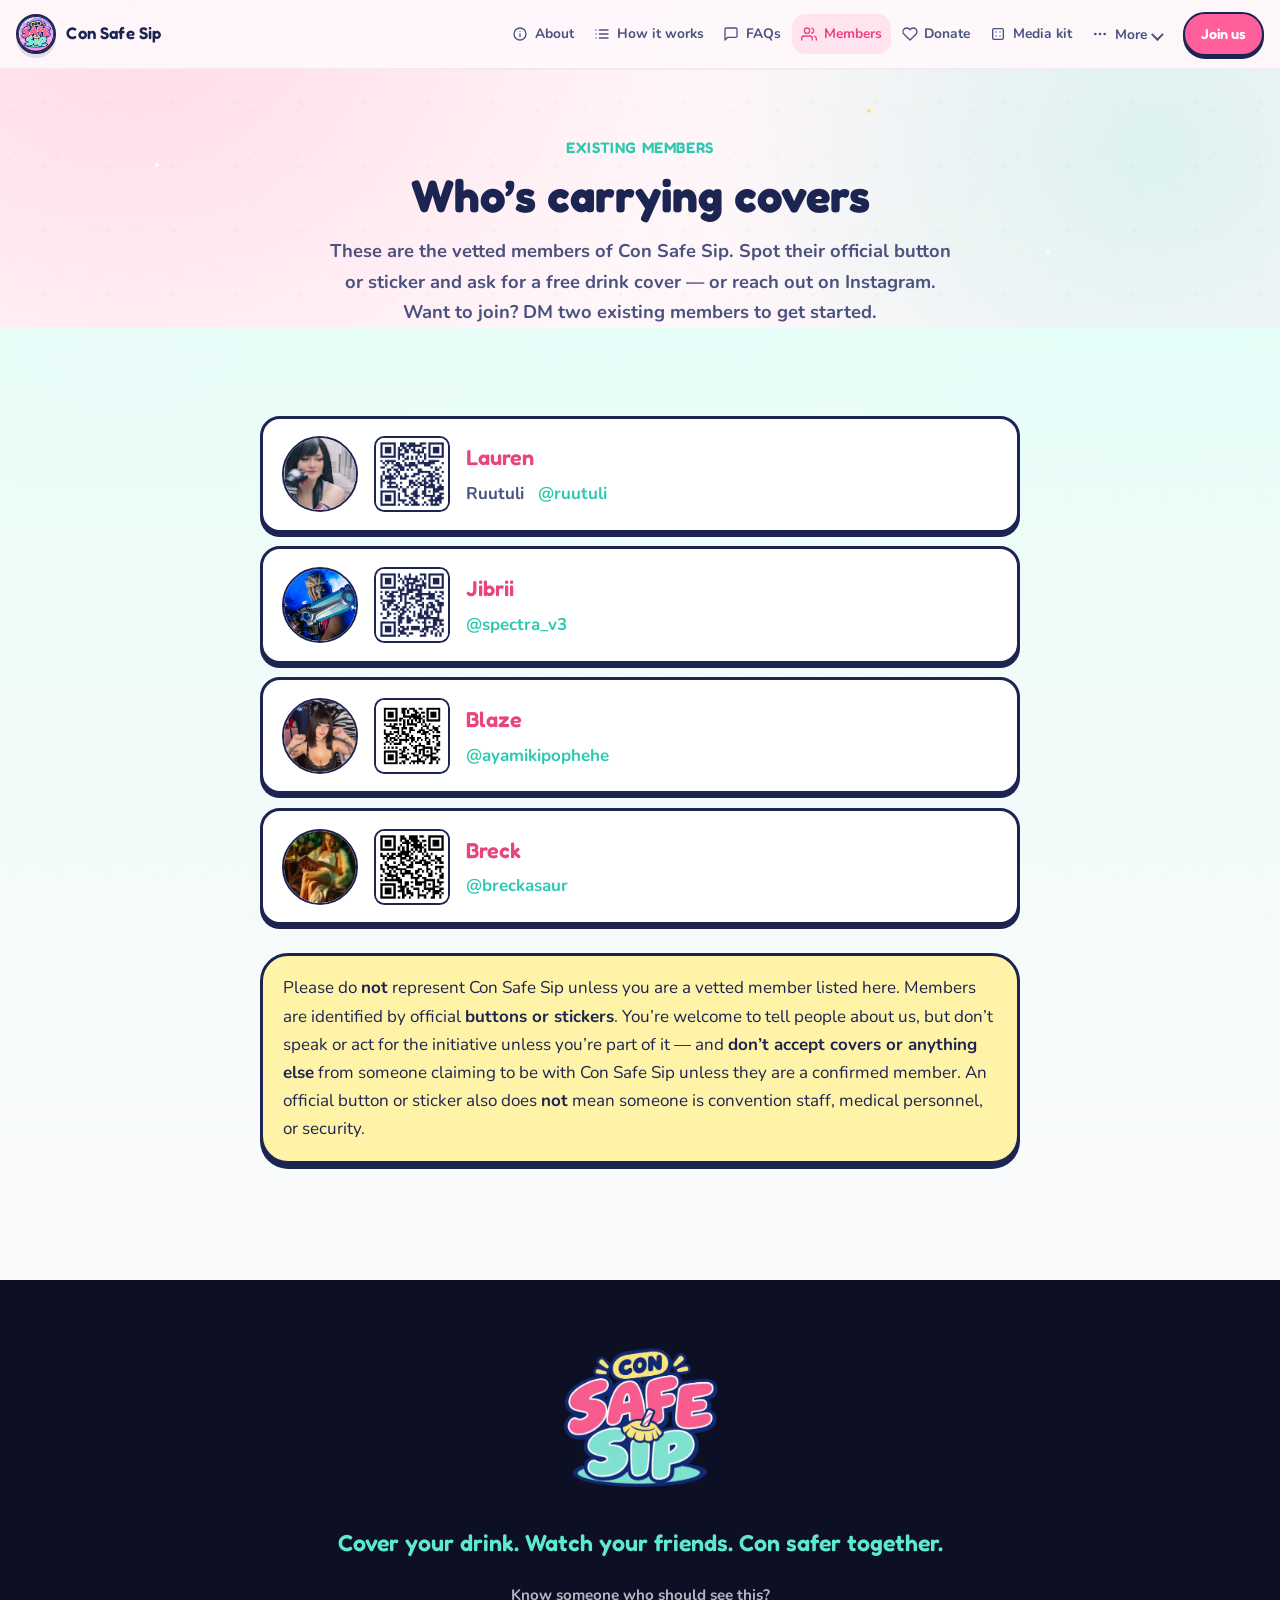
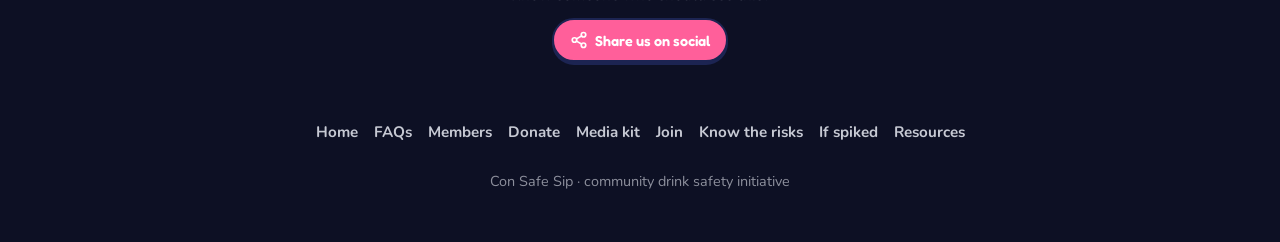
<file: members.html>
<!DOCTYPE html>
<html lang="en">
  <head>
    <meta charset="UTF-8" />
    <meta name="viewport" content="width=device-width, initial-scale=1, viewport-fit=cover" />
    <title>Con Safe Sip Members — Lauren, Jibrii, Blaze &amp; Breck</title>
    <meta
      name="description"
      content="Meet existing Con Safe Sip members Lauren (Ruutuli), Jibrii, Blaze, and Breck. Look for their official buttons and ask for a free drink cover at events."
    />
    <meta
      name="keywords"
      content="Con Safe Sip members, Ruutuli, Lauren, Jibrii, spectra_v3, Blaze, ayamikipophehe, Breck, breckasaur, drink cover volunteers"
    />
    <meta name="author" content="Con Safe Sip" />
    <meta name="robots" content="index, follow, max-image-preview:large" />
    <meta name="theme-color" content="#ff5f9a" />
    <link rel="canonical" href="https://consafesip.info/members.html" />
    <link rel="icon" href="https://consafesip.info/assets/logo-button.jpg" type="image/jpeg" />
    <link rel="apple-touch-icon" href="https://consafesip.info/assets/logo-button.jpg" />

    <meta property="og:type" content="website" />
    <meta property="og:site_name" content="Con Safe Sip" />
    <meta property="og:locale" content="en_US" />
    <meta property="og:title" content="Con Safe Sip Members" />
    <meta
      property="og:description"
      content="Meet Lauren, Jibrii, Blaze, Breck, and other members handing out free drink covers at conventions and events."
    />
    <meta property="og:url" content="https://consafesip.info/members.html" />
    <meta property="og:image" content="https://consafesip.info/assets/og-share.jpg" />
    <meta property="og:image:secure_url" content="https://consafesip.info/assets/og-share.jpg" />
    <meta property="og:image:type" content="image/jpeg" />
    <meta property="og:image:width" content="1200" />
    <meta property="og:image:height" content="630" />
    <meta
      property="og:image:alt"
      content="Con Safe Sip — Cover your drink. Watch your friends."
    />

    <meta name="twitter:card" content="summary_large_image" />
    <meta name="twitter:title" content="Con Safe Sip Members" />
    <meta
      name="twitter:description"
      content="Meet members who hand out free drink covers. Look for the official button."
    />
    <meta name="twitter:image" content="https://consafesip.info/assets/og-share.jpg" />
    <meta
      name="twitter:image:alt"
      content="Con Safe Sip — Cover your drink. Watch your friends."
    />

    <link rel="preconnect" href="https://fonts.googleapis.com" />
    <link rel="preconnect" href="https://fonts.gstatic.com" crossorigin />
    <link
      href="https://fonts.googleapis.com/css2?family=Fredoka:wght@500;600;700&family=Nunito:wght@400;600;700;800&display=swap"
      rel="stylesheet"
    />
    <link rel="stylesheet" href="styles.css" />

    <script type="application/ld+json">
      {
        "@context": "https://schema.org",
        "@type": "CollectionPage",
        "name": "Con Safe Sip Members",
        "url": "https://consafesip.info/members.html",
        "description": "Existing Con Safe Sip members who distribute free drink covers.",
        "mainEntity": {
          "@type": "ItemList",
          "itemListElement": [
            {
              "@type": "ListItem",
              "position": 1,
              "name": "Lauren (Ruutuli)",
              "url": "https://www.instagram.com/ruutuli/"
            },
            {
              "@type": "ListItem",
              "position": 2,
              "name": "Jibrii",
              "url": "https://www.instagram.com/spectra_v3/"
            },
            {
              "@type": "ListItem",
              "position": 3,
              "name": "Blaze",
              "url": "https://www.instagram.com/ayamikipophehe/"
            },
            {
              "@type": "ListItem",
              "position": 4,
              "name": "Breck",
              "url": "https://www.instagram.com/breckasaur/"
            }
          ]
        }
      }
    </script>
  </head>
  <body>
    <a class="skip-link" href="#main">Skip to content</a>
    <div class="bg-glow" aria-hidden="true"></div>
    <div class="sparkles" aria-hidden="true"></div>

    <header class="site-header">
      <a class="brand-lockup" href="index.html">
        <img
          src="assets/logo-button.jpg"
          alt="Con Safe Sip"
          width="44"
          height="44"
          class="brand-lockup__mark"
        />
        <span class="brand-lockup__name">Con Safe Sip</span>
      </a>
      <button
        class="nav-toggle"
        type="button"
        aria-expanded="false"
        aria-controls="site-nav"
        aria-label="Open menu"
      >
        <span class="nav-toggle__bar" aria-hidden="true"></span>
        <span class="nav-toggle__bar" aria-hidden="true"></span>
        <span class="nav-toggle__bar" aria-hidden="true"></span>
      </button>
      <nav class="site-nav" id="site-nav" aria-label="Primary">
        <div class="nav-cluster">
          <p class="nav-cluster__label">Learn</p>
          <a class="nav-link" href="index.html#about">
            <span class="nav-link__ico nav-link__ico--about" aria-hidden="true"></span>
            About
          </a>
          <a class="nav-link" href="index.html#how">
            <span class="nav-link__ico nav-link__ico--how" aria-hidden="true"></span>
            How it works
          </a>
          <a class="nav-link" href="faqs.html">
            <span class="nav-link__ico nav-link__ico--faq" aria-hidden="true"></span>
            FAQs
          </a>
        </div>

        <div class="nav-cluster">
          <p class="nav-cluster__label">Participate</p>
          <a class="nav-link nav-link--mobile-only" href="index.html#join">
            <span class="nav-link__ico nav-link__ico--join" aria-hidden="true"></span>
            Join
          </a>
          <a class="nav-link" href="members.html" aria-current="page">
            <span class="nav-link__ico nav-link__ico--members" aria-hidden="true"></span>
            Members
          </a>
          <a class="nav-link" href="donations.html">
            <span class="nav-link__ico nav-link__ico--donate" aria-hidden="true"></span>
            Donate
          </a>
          <a class="nav-link" href="media-kit.html">
            <span class="nav-link__ico nav-link__ico--kit" aria-hidden="true"></span>
            Media kit
          </a>
        </div>

        <div class="nav-cluster nav-cluster--more">
          <p class="nav-cluster__label">Safety &amp; more</p>
          <button
            class="nav-more-toggle"
            type="button"
            aria-expanded="false"
            aria-controls="nav-more-panel"
            id="nav-more-toggle"
          >
            <span class="nav-link__ico nav-link__ico--more" aria-hidden="true"></span>
            More
            <span class="nav-more-toggle__chev" aria-hidden="true"></span>
          </button>
          <div class="nav-more-panel" id="nav-more-panel">
            <a class="nav-link" href="index.html#tips">
              <span class="nav-link__ico nav-link__ico--tips" aria-hidden="true"></span>
              Safety tips
            </a>
            <a class="nav-link" href="index.html#know">
              <span class="nav-link__ico nav-link__ico--know" aria-hidden="true"></span>
              Know the risks
            </a>
            <a class="nav-link" href="index.html#supplies">
              <span class="nav-link__ico nav-link__ico--supplies" aria-hidden="true"></span>
              Supplies
            </a>
            <a class="nav-link" href="index.html#safety">
              <span class="nav-link__ico nav-link__ico--safety" aria-hidden="true"></span>
              If spiked
            </a>
            <a class="nav-link" href="index.html#resources">
              <span class="nav-link__ico nav-link__ico--resources" aria-hidden="true"></span>
              Resources
            </a>
          </div>
        </div>
      </nav>
      <a class="btn btn--sm btn--pink header-cta" href="index.html#join"
        >Join us</a
      >
    </header>

    <main id="main">
      <section class="page-hero" id="top">
        <p class="eyebrow eyebrow--mint">Existing members</p>
        <h1>Who’s carrying covers</h1>
        <p class="lead page-hero__lede">
          These are the vetted members of Con Safe Sip. Spot their official
          button or sticker and ask for a free drink cover — or reach out on
          Instagram. Want to join? DM two existing members to get started.
        </p>
      </section>

      <section class="section section--mint">
        <div class="section__inner">
          <ul class="member-list">
            <li>
              <a
                class="member-link"
                href="https://www.instagram.com/ruutuli/"
                target="_blank"
                rel="noopener noreferrer"
              >
                <img
                  class="member-link__avatar"
                  src="assets/avatar-lauren.jpg"
                  alt="Lauren"
                  width="76"
                  height="76"
                  decoding="async"
                />
                <img
                  class="member-link__qr"
                  src="assets/qr-lauren.png"
                  alt="QR code for Lauren on Instagram @ruutuli"
                  width="96"
                  height="96"
                  decoding="async"
                />
                <span class="member-link__body">
                  <span class="member-link__name">Lauren</span>
                  <span class="member-link__meta">
                    <span class="member-link__aka">Ruutuli</span>
                    <span class="member-link__ig">@ruutuli</span>
                  </span>
                </span>
              </a>
            </li>
            <li>
              <a
                class="member-link"
                href="https://www.instagram.com/spectra_v3/"
                target="_blank"
                rel="noopener noreferrer"
              >
                <img
                  class="member-link__avatar"
                  src="assets/avatar-jibrii.jpg"
                  alt="Jibrii"
                  width="76"
                  height="76"
                  decoding="async"
                />
                <img
                  class="member-link__qr"
                  src="assets/qr-jibrii.png"
                  alt="QR code for Jibrii on Instagram @spectra_v3"
                  width="96"
                  height="96"
                  decoding="async"
                />
                <span class="member-link__body">
                  <span class="member-link__name">Jibrii</span>
                  <span class="member-link__meta">
                    <span class="member-link__ig">@spectra_v3</span>
                  </span>
                </span>
              </a>
            </li>
            <li>
              <a
                class="member-link"
                href="https://www.instagram.com/ayamikipophehe/"
                target="_blank"
                rel="noopener noreferrer"
              >
                <img
                  class="member-link__avatar"
                  src="assets/avatar-blaze.jpg"
                  alt="Blaze"
                  width="76"
                  height="76"
                  decoding="async"
                />
                <img
                  class="member-link__qr"
                  src="assets/qr-blaze.png"
                  alt="QR code for Blaze on Instagram @ayamikipophehe"
                  width="96"
                  height="96"
                  decoding="async"
                />
                <span class="member-link__body">
                  <span class="member-link__name">Blaze</span>
                  <span class="member-link__meta">
                    <span class="member-link__ig">@ayamikipophehe</span>
                  </span>
                </span>
              </a>
            </li>
            <li>
              <a
                class="member-link"
                href="https://www.instagram.com/breckasaur/"
                target="_blank"
                rel="noopener noreferrer"
              >
                <img
                  class="member-link__avatar"
                  src="assets/avatar-breck.jpg"
                  alt="Breck"
                  width="76"
                  height="76"
                  decoding="async"
                />
                <img
                  class="member-link__qr"
                  src="assets/qr-breck.png"
                  alt="QR code for Breck on Instagram @breckasaur"
                  width="96"
                  height="96"
                  decoding="async"
                />
                <span class="member-link__body">
                  <span class="member-link__name">Breck</span>
                  <span class="member-link__meta">
                    <span class="member-link__ig">@breckasaur</span>
                  </span>
                </span>
              </a>
            </li>
          </ul>
          <aside class="callout callout--note">
            <p>
              Please do <strong>not</strong> represent Con Safe Sip unless you
              are a vetted member listed here. Members are identified by official
              <strong>buttons or stickers</strong>. You’re welcome to tell
              people about us, but don’t speak or act for the initiative unless
              you’re part of it — and
              <strong>don’t accept covers or anything else</strong> from someone
              claiming to be with Con Safe Sip unless they are a confirmed
              member. An official button or sticker also does
              <strong>not</strong> mean someone is convention staff, medical
              personnel, or security.
            </p>
          </aside>
        </div>
      </section>
    </main>

    <footer class="site-footer">
      <img
        class="site-footer__logo"
        src="assets/logo-wordmark.png"
        alt="Con Safe Sip"
        width="220"
        height="220"
        decoding="async"
      />
      <p class="site-footer__tagline">
        Cover your drink. Watch your friends. Con safer together.
      </p>
      <div class="footer-share">
        <p class="footer-share__label">Know someone who should see this?</p>
        <button
          type="button"
          class="btn btn--sm btn--pink footer-share__trigger"
          id="share-site"
          data-share-url="https://consafesip.info/"
          data-share-title="Con Safe Sip"
          data-share-text="Cover your drink. Watch your friends. Free drink covers & drink-spiking awareness for cons, parties, & meetups."
          data-share-image="assets/og-share.jpg"
        >
          <svg class="footer-share__ico" viewBox="0 0 24 24" width="18" height="18" aria-hidden="true" fill="none" stroke="currentColor" stroke-width="2.25" stroke-linecap="round" stroke-linejoin="round">
            <circle cx="18" cy="5" r="3" />
            <circle cx="6" cy="12" r="3" />
            <circle cx="18" cy="19" r="3" />
            <path d="M8.6 13.5l6.8 3.9M15.4 6.6l-6.8 3.9" />
          </svg>
          Share us on social
        </button>
        <div class="footer-share__menu" id="share-menu" hidden>
          <button type="button" class="footer-share__option" id="share-native" hidden>
            Share graphic…
          </button>
          <button type="button" class="footer-share__option" id="share-download">
            Download graphic
          </button>
          <a
            class="footer-share__option"
            href="https://www.facebook.com/sharer/sharer.php?u=https%3A%2F%2Fconsafesip.info%2F"
            target="_blank"
            rel="noopener noreferrer"
          >
            Share on Facebook
          </a>
          <button type="button" class="footer-share__option" id="share-instagram">
            Share on Instagram
          </button>
          <a
            class="footer-share__option"
            href="https://twitter.com/intent/tweet?text=Cover%20your%20drink.%20Watch%20your%20friends.%20Free%20drink%20covers%20%26%20drink-spiking%20awareness%20for%20cons%2C%20parties%2C%20%26%20meetups.&url=https%3A%2F%2Fconsafesip.info%2F"
            target="_blank"
            rel="noopener noreferrer"
          >
            Share on X
          </a>
          <a
            class="footer-share__option"
            href="https://bsky.app/intent/compose?text=Cover%20your%20drink.%20Watch%20your%20friends.%20Free%20drink%20covers%20%26%20drink-spiking%20awareness%20for%20cons%2C%20parties%2C%20%26%20meetups.%20https%3A%2F%2Fconsafesip.info%2F"
            target="_blank"
            rel="noopener noreferrer"
          >
            Share on Bluesky
          </a>
          <button type="button" class="footer-share__option" id="share-copy">
            Copy caption + link
          </button>
        </div>
        <p class="footer-share__status" id="share-status" aria-live="polite"></p>
      </div>
      <nav class="footer-nav" aria-label="Footer">
        <a href="index.html">Home</a>
        <a href="faqs.html">FAQs</a>
        <a href="members.html">Members</a>
        <a href="donations.html">Donate</a>
        <a href="media-kit.html">Media kit</a>
        <a href="index.html#join">Join</a>
        <a href="index.html#know">Know the risks</a>
        <a href="index.html#safety">If spiked</a>
        <a href="index.html#resources">Resources</a>
      </nav>
      <p class="site-footer__credit">
        Con Safe Sip · community drink safety initiative
      </p>
    </footer>

    <a class="back-to-top" href="#top" aria-label="Back to top">
      <svg viewBox="0 0 24 24" width="22" height="22" aria-hidden="true" fill="none" stroke="currentColor" stroke-width="2.5" stroke-linecap="round" stroke-linejoin="round">
        <path d="M12 19V5M5 12l7-7 7 7" />
      </svg>
    </a>

    <script src="script.js"></script>
  </body>
</html>
</file>
<file: styles.css>
:root {
  --pink: #ff5f9a;
  --pink-deep: #e8457f;
  --mint: #5fe8cf;
  --mint-deep: #2cc9b0;
  --yellow: #ffe056;
  --yellow-soft: #fff3a8;
  --navy: #1c2452;
  --navy-soft: #2a3368;
  --ink: #1c2452;
  --ink-muted: #4a5280;
  --cream: #fff8fb;
  --blush: #ffe4ef;
  --mint-wash: #e4fff8;
  --white: #ffffff;
  --shadow: 0 18px 40px rgba(28, 36, 82, 0.12);
  --radius: 1.75rem;
  --font-display: "Fredoka", system-ui, sans-serif;
  --font-body: "Nunito", system-ui, sans-serif;
}

*,
*::before,
*::after {
  box-sizing: border-box;
}

html {
  scroll-behavior: smooth;
  -webkit-text-size-adjust: 100%;
  text-size-adjust: 100%;
}

body {
  margin: 0;
  min-height: 100vh;
  font-family: var(--font-body);
  font-size: 1.0625rem;
  line-height: 1.65;
  color: var(--ink);
  background:
    radial-gradient(ellipse 80% 50% at 10% 0%, rgba(255, 95, 154, 0.18), transparent 55%),
    radial-gradient(ellipse 70% 45% at 90% 8%, rgba(95, 232, 207, 0.22), transparent 50%),
    radial-gradient(ellipse 60% 40% at 50% 100%, rgba(255, 224, 86, 0.16), transparent 55%),
    linear-gradient(180deg, #fff5f9 0%, var(--cream) 35%, #f3fffb 100%);
  overflow-x: hidden;
}

body.nav-open {
  overflow: hidden;
}

.skip-link {
  position: absolute;
  left: 1rem;
  top: -100px;
  z-index: 100;
  padding: 0.65rem 1rem;
  background: var(--navy);
  color: #fff;
  font-weight: 700;
  text-decoration: none;
  border-radius: 0.75rem;
}

.skip-link:focus {
  top: 1rem;
  color: #fff;
}

img {
  max-width: 100%;
  height: auto;
  display: block;
}

a {
  color: var(--pink-deep);
  text-decoration-thickness: 2px;
  text-underline-offset: 0.2em;
}

a:hover {
  color: var(--navy);
}

.bg-glow {
  position: fixed;
  inset: 0;
  pointer-events: none;
  z-index: -2;
  background-image:
    radial-gradient(circle at 20% 30%, rgba(255, 224, 86, 0.08) 0 2px, transparent 3px),
    radial-gradient(circle at 70% 60%, rgba(95, 232, 207, 0.1) 0 2px, transparent 3px),
    radial-gradient(circle at 40% 80%, rgba(255, 95, 154, 0.08) 0 1.5px, transparent 2.5px);
  background-size: 48px 48px, 64px 64px, 40px 40px;
  opacity: 0.7;
}

.sparkles {
  position: fixed;
  inset: 0;
  pointer-events: none;
  z-index: -1;
  background:
    radial-gradient(circle, #fff 0 1.5px, transparent 2px) 12% 18% / 8px 8px no-repeat,
    radial-gradient(circle, #fff 0 1px, transparent 2px) 82% 28% / 6px 6px no-repeat,
    radial-gradient(circle, rgba(255, 224, 86, 0.9) 0 1.5px, transparent 2px) 68% 12% / 8px 8px no-repeat;
  animation: twinkle 4.5s ease-in-out infinite;
}

@keyframes twinkle {
  0%,
  100% {
    opacity: 0.45;
  }
  50% {
    opacity: 0.9;
  }
}

/* Header */
.site-header {
  position: sticky;
  top: 0;
  z-index: 40;
  display: flex;
  flex-wrap: wrap;
  align-items: center;
  gap: 0.65rem 1rem;
  padding: 0.75rem clamp(1rem, 3vw, 2rem);
  padding-top: max(0.75rem, env(safe-area-inset-top));
  padding-left: max(1rem, env(safe-area-inset-left));
  padding-right: max(1rem, env(safe-area-inset-right));
  background: rgba(255, 248, 251, 0.92);
  backdrop-filter: blur(12px);
  border-bottom: 2px solid rgba(28, 36, 82, 0.06);
}

.brand-lockup {
  display: inline-flex;
  align-items: center;
  gap: 0.65rem;
  text-decoration: none;
  color: var(--navy);
  flex-shrink: 0;
  min-height: 44px;
}

.brand-lockup:hover {
  color: var(--pink-deep);
}

.brand-lockup__mark {
  width: 2.5rem;
  height: 2.5rem;
  border-radius: 50%;
  object-fit: cover;
  border: 2px solid var(--navy);
  box-shadow: 0 4px 0 rgba(28, 36, 82, 0.12);
}

.brand-lockup__name {
  font-family: var(--font-display);
  font-weight: 600;
  font-size: 1.05rem;
  letter-spacing: 0.01em;
}

.nav-toggle {
  display: inline-flex;
  flex-direction: column;
  justify-content: center;
  gap: 5px;
  width: 44px;
  height: 44px;
  margin-left: auto;
  padding: 0;
  border: 2px solid var(--navy);
  border-radius: 12px;
  background: var(--white);
  box-shadow: 0 3px 0 var(--navy);
  cursor: pointer;
}

.nav-toggle__bar {
  display: block;
  width: 18px;
  height: 2.5px;
  margin: 0 auto;
  background: var(--navy);
  border-radius: 2px;
  transition: transform 0.2s ease, opacity 0.2s ease;
}

.site-header.is-nav-open .nav-toggle__bar:nth-child(1) {
  transform: translateY(7.5px) rotate(45deg);
}

.site-header.is-nav-open .nav-toggle__bar:nth-child(2) {
  opacity: 0;
}

.site-header.is-nav-open .nav-toggle__bar:nth-child(3) {
  transform: translateY(-7.5px) rotate(-45deg);
}

.site-nav {
  display: none;
  flex-direction: column;
  gap: 1rem;
  width: 100%;
  order: 3;
  margin-top: 0.35rem;
  padding: 0.85rem;
  background: var(--white);
  border: 3px solid var(--navy);
  border-radius: 1.25rem;
  box-shadow: 0 5px 0 var(--navy);
  max-height: min(78vh, 36rem);
  overflow-y: auto;
  overscroll-behavior: contain;
}

.site-header.is-nav-open .site-nav {
  display: flex;
}

.nav-cluster {
  display: flex;
  flex-direction: column;
  gap: 0.2rem;
}

.nav-cluster__label {
  margin: 0 0 0.35rem;
  padding: 0 0.55rem;
  font-family: var(--font-display);
  font-size: 0.72rem;
  font-weight: 600;
  letter-spacing: 0.08em;
  text-transform: uppercase;
  color: var(--pink-deep);
}

.nav-link,
.nav-more-toggle {
  display: flex;
  align-items: center;
  gap: 0.7rem;
  min-height: 44px;
  padding: 0.45rem 0.65rem;
  border: none;
  border-radius: 0.85rem;
  background: transparent;
  font-family: var(--font-body);
  font-weight: 700;
  font-size: 1rem;
  color: var(--ink-muted);
  text-decoration: none;
  text-align: left;
  cursor: pointer;
  touch-action: manipulation;
}

.nav-link:hover,
.nav-link[aria-current="page"],
.nav-more-toggle:hover {
  color: var(--pink-deep);
  background: rgba(255, 95, 154, 0.1);
}

.nav-link[aria-current="page"] {
  background: rgba(255, 95, 154, 0.14);
  box-shadow: inset 3px 0 0 var(--pink);
}

.nav-link__ico {
  width: 1.2rem;
  height: 1.2rem;
  flex-shrink: 0;
  background-color: currentColor;
  -webkit-mask: var(--ico) center / contain no-repeat;
  mask: var(--ico) center / contain no-repeat;
}

.nav-link__ico--about {
  --ico: url("data:image/svg+xml,%3Csvg xmlns='http://www.w3.org/2000/svg' fill='none' viewBox='0 0 24 24' stroke='black' stroke-width='2' stroke-linecap='round' stroke-linejoin='round'%3E%3Ccircle cx='12' cy='12' r='9'/%3E%3Cpath d='M12 16v-4M12 8h.01'/%3E%3C/svg%3E");
}

.nav-link__ico--how {
  --ico: url("data:image/svg+xml,%3Csvg xmlns='http://www.w3.org/2000/svg' fill='none' viewBox='0 0 24 24' stroke='black' stroke-width='2' stroke-linecap='round' stroke-linejoin='round'%3E%3Cpath d='M8 6h13M8 12h13M8 18h13M3 6h.01M3 12h.01M3 18h.01'/%3E%3C/svg%3E");
}

.nav-link__ico--faq {
  --ico: url("data:image/svg+xml,%3Csvg xmlns='http://www.w3.org/2000/svg' fill='none' viewBox='0 0 24 24' stroke='black' stroke-width='2' stroke-linecap='round' stroke-linejoin='round'%3E%3Cpath d='M21 15a2 2 0 0 1-2 2H7l-4 4V5a2 2 0 0 1 2-2h14a2 2 0 0 1 2 2z'/%3E%3C/svg%3E");
}

.nav-link__ico--join {
  --ico: url("data:image/svg+xml,%3Csvg xmlns='http://www.w3.org/2000/svg' fill='none' viewBox='0 0 24 24' stroke='black' stroke-width='2' stroke-linecap='round' stroke-linejoin='round'%3E%3Cpath d='M16 21v-2a4 4 0 0 0-4-4H6a4 4 0 0 0-4 4v2'/%3E%3Ccircle cx='9' cy='7' r='4'/%3E%3Cpath d='M19 8v6M22 11h-6'/%3E%3C/svg%3E");
}

.nav-link__ico--members {
  --ico: url("data:image/svg+xml,%3Csvg xmlns='http://www.w3.org/2000/svg' fill='none' viewBox='0 0 24 24' stroke='black' stroke-width='2' stroke-linecap='round' stroke-linejoin='round'%3E%3Cpath d='M17 21v-2a4 4 0 0 0-4-4H5a4 4 0 0 0-4 4v2'/%3E%3Ccircle cx='9' cy='7' r='4'/%3E%3Cpath d='M23 21v-2a4 4 0 0 0-3-3.87M16 3.13a4 4 0 0 1 0 7.75'/%3E%3C/svg%3E");
}

.nav-link__ico--donate {
  --ico: url("data:image/svg+xml,%3Csvg xmlns='http://www.w3.org/2000/svg' fill='none' viewBox='0 0 24 24' stroke='black' stroke-width='2' stroke-linecap='round' stroke-linejoin='round'%3E%3Cpath d='M20.8 4.6a5.5 5.5 0 0 0-7.8 0L12 5.6l-1-1a5.5 5.5 0 0 0-7.8 7.8l1 1L12 21l7.8-7.6 1-1a5.5 5.5 0 0 0 0-7.8z'/%3E%3C/svg%3E");
}

.nav-link__ico--tips {
  --ico: url("data:image/svg+xml,%3Csvg xmlns='http://www.w3.org/2000/svg' fill='none' viewBox='0 0 24 24' stroke='black' stroke-width='2' stroke-linecap='round' stroke-linejoin='round'%3E%3Cpath d='M12 22s8-4 8-10V5l-8-3-8 3v7c0 6 8 10 8 10z'/%3E%3C/svg%3E");
}

.nav-link__ico--know {
  --ico: url("data:image/svg+xml,%3Csvg xmlns='http://www.w3.org/2000/svg' fill='none' viewBox='0 0 24 24' stroke='black' stroke-width='2' stroke-linecap='round' stroke-linejoin='round'%3E%3Cpath d='M10.3 3.9 1.8 18a2 2 0 0 0 1.7 3h17a2 2 0 0 0 1.7-3L13.7 3.9a2 2 0 0 0-3.4 0z'/%3E%3Cpath d='M12 9v4M12 17h.01'/%3E%3C/svg%3E");
}

.nav-link__ico--supplies {
  --ico: url("data:image/svg+xml,%3Csvg xmlns='http://www.w3.org/2000/svg' fill='none' viewBox='0 0 24 24' stroke='black' stroke-width='2' stroke-linecap='round' stroke-linejoin='round'%3E%3Cpath d='M21 16V8a2 2 0 0 0-1-1.73l-7-4a2 2 0 0 0-2 0l-7 4A2 2 0 0 0 3 8v8a2 2 0 0 0 1 1.73l7 4a2 2 0 0 0 2 0l7-4A2 2 0 0 0 21 16z'/%3E%3Cpath d='M3.3 7 12 12l8.7-5M12 22V12'/%3E%3C/svg%3E");
}

.nav-link__ico--safety {
  --ico: url("data:image/svg+xml,%3Csvg xmlns='http://www.w3.org/2000/svg' fill='none' viewBox='0 0 24 24' stroke='black' stroke-width='2' stroke-linecap='round' stroke-linejoin='round'%3E%3Cpath d='M12 9v4M12 17h.01'/%3E%3Ccircle cx='12' cy='12' r='9'/%3E%3C/svg%3E");
}

.nav-link__ico--resources {
  --ico: url("data:image/svg+xml,%3Csvg xmlns='http://www.w3.org/2000/svg' fill='none' viewBox='0 0 24 24' stroke='black' stroke-width='2' stroke-linecap='round' stroke-linejoin='round'%3E%3Cpath d='M10 13a5 5 0 0 0 7.07 0l1.41-1.41a5 5 0 0 0-7.07-7.07L10 5.93'/%3E%3Cpath d='M14 11a5 5 0 0 0-7.07 0L5.5 12.4a5 5 0 0 0 7.07 7.07L14 18.07'/%3E%3C/svg%3E");
}

.nav-link__ico--more {
  --ico: url("data:image/svg+xml,%3Csvg xmlns='http://www.w3.org/2000/svg' fill='none' viewBox='0 0 24 24' stroke='black' stroke-width='2' stroke-linecap='round' stroke-linejoin='round'%3E%3Ccircle cx='12' cy='12' r='1'/%3E%3Ccircle cx='19' cy='12' r='1'/%3E%3Ccircle cx='5' cy='12' r='1'/%3E%3C/svg%3E");
}

.nav-link__ico--kit {
  --ico: url("data:image/svg+xml,%3Csvg xmlns='http://www.w3.org/2000/svg' fill='none' viewBox='0 0 24 24' stroke='black' stroke-width='2' stroke-linecap='round' stroke-linejoin='round'%3E%3Crect x='4' y='4' width='16' height='16' rx='2'/%3E%3Cpath d='M9 9h.01M15 9h.01M9 15h.01M15 15h.01'/%3E%3C/svg%3E");
}

.nav-more-toggle {
  display: none;
}

.nav-more-toggle__chev {
  width: 0.55rem;
  height: 0.55rem;
  margin-left: auto;
  border-right: 2px solid currentColor;
  border-bottom: 2px solid currentColor;
  transform: rotate(45deg);
  transition: transform 0.2s ease;
}

.nav-cluster--more.is-open .nav-more-toggle__chev {
  transform: translateY(2px) rotate(-135deg);
}

.nav-more-panel {
  display: flex;
  flex-direction: column;
  gap: 0.2rem;
}

.header-cta {
  display: none;
}

@media (min-width: 980px) {
  .site-header {
    flex-wrap: nowrap;
    gap: 0.75rem;
  }

  .nav-toggle {
    display: none;
  }

  .site-nav {
    display: flex;
    flex-direction: row;
    flex-wrap: nowrap;
    align-items: center;
    width: auto;
    max-width: none;
    max-height: none;
    overflow: visible;
    order: 0;
    margin: 0 0 0 auto;
    padding: 0;
    gap: 0.15rem;
    background: transparent;
    border: none;
    border-radius: 0;
    box-shadow: none;
  }

  .nav-cluster {
    flex-direction: row;
    align-items: center;
    gap: 0.1rem;
  }

  .nav-cluster__label {
    display: none;
  }

  .nav-link--mobile-only {
    display: none;
  }

  .nav-link,
  .nav-more-toggle {
    min-height: 2.5rem;
    padding: 0.35rem 0.55rem;
    font-size: 0.86rem;
    white-space: nowrap;
    gap: 0.4rem;
  }

  .nav-link__ico {
    width: 1.05rem;
    height: 1.05rem;
  }

  .nav-link[aria-current="page"] {
    box-shadow: none;
    background: rgba(255, 95, 154, 0.12);
  }

  .nav-link:hover,
  .nav-more-toggle:hover {
    background: rgba(255, 95, 154, 0.08);
  }

  .nav-cluster--more {
    position: relative;
  }

  .nav-more-toggle {
    display: inline-flex;
  }

  .nav-more-panel {
    display: none;
    position: absolute;
    top: calc(100% + 0.45rem);
    right: 0;
    min-width: 13.5rem;
    padding: 0.45rem;
    flex-direction: column;
    gap: 0.15rem;
    background: var(--white);
    border: 3px solid var(--navy);
    border-radius: 1rem;
    box-shadow: 0 5px 0 var(--navy);
    z-index: 50;
  }

  .nav-cluster--more.is-open .nav-more-panel {
    display: flex;
  }

  .nav-more-panel .nav-link {
    width: 100%;
  }

  .header-cta {
    display: inline-flex;
    flex-shrink: 0;
  }
}

@media (max-width: 380px) {
  .brand-lockup__name {
    font-size: 0.95rem;
  }
}

/* Buttons */
.btn {
  display: inline-flex;
  align-items: center;
  justify-content: center;
  gap: 0.4rem;
  min-height: 44px;
  padding: 0.85rem 1.45rem;
  border-radius: 999px;
  font-family: var(--font-display);
  font-weight: 600;
  font-size: 1rem;
  text-decoration: none;
  border: 3px solid var(--navy);
  box-shadow: 0 4px 0 var(--navy);
  transition: transform 0.15s ease, box-shadow 0.15s ease;
  cursor: pointer;
  touch-action: manipulation;
}

.btn:hover {
  transform: translateY(-2px);
  box-shadow: 0 6px 0 var(--navy);
  color: inherit;
}

.btn:active {
  transform: translateY(2px);
  box-shadow: 0 2px 0 var(--navy);
}

.btn--sm {
  padding: 0.5rem 1rem;
  font-size: 0.9rem;
  border-width: 2px;
  box-shadow: 0 3px 0 var(--navy);
}

.btn--pink {
  background: var(--pink);
  color: var(--white);
}

.btn--pink:hover {
  color: var(--white);
}

.btn--ghost {
  background: var(--white);
  color: var(--navy);
}

/* Hero */
.hero {
  display: grid;
  gap: 1.5rem;
  align-items: center;
  min-height: calc(100svh - 4.25rem);
  padding: clamp(1.5rem, 5vw, 3.5rem) clamp(1.25rem, 4vw, 3rem);
  padding-bottom: max(clamp(1.5rem, 5vw, 3.5rem), env(safe-area-inset-bottom));
  max-width: 1120px;
  margin: 0 auto;
}

.hero__visual {
  display: flex;
  justify-content: center;
  position: relative;
}

.hero__visual::before {
  content: "";
  position: absolute;
  width: min(88%, 420px);
  aspect-ratio: 1;
  border-radius: 50%;
  background: radial-gradient(
    circle,
    rgba(255, 95, 154, 0.28),
    rgba(95, 232, 207, 0.18) 55%,
    transparent 72%
  );
  filter: blur(18px);
  animation: pulse-glow 5s ease-in-out infinite;
}

@keyframes pulse-glow {
  0%,
  100% {
    transform: scale(1);
    opacity: 0.8;
  }
  50% {
    transform: scale(1.08);
    opacity: 1;
  }
}

.hero__logo {
  position: relative;
  width: min(82vw, 380px);
  border-radius: 50%;
  border: 4px solid var(--navy);
  box-shadow:
    0 12px 0 rgba(28, 36, 82, 0.15),
    var(--shadow);
  animation: float-in 0.9s cubic-bezier(0.22, 1, 0.36, 1) both;
}

@keyframes float-in {
  from {
    opacity: 0;
    transform: translateY(24px) scale(0.94);
  }
  to {
    opacity: 1;
    transform: translateY(0) scale(1);
  }
}

.hero__copy {
  text-align: center;
  animation: rise-in 0.85s 0.15s cubic-bezier(0.22, 1, 0.36, 1) both;
}

@keyframes rise-in {
  from {
    opacity: 0;
    transform: translateY(18px);
  }
  to {
    opacity: 1;
    transform: translateY(0);
  }
}

.hero__brand {
  margin: 0 0 0.35rem;
  font-family: var(--font-display);
  font-size: clamp(2.4rem, 8vw, 3.75rem);
  font-weight: 700;
  line-height: 1.05;
  letter-spacing: -0.02em;
  background: linear-gradient(120deg, var(--pink) 0%, #ff7eb8 40%, var(--mint-deep) 100%);
  -webkit-background-clip: text;
  background-clip: text;
  color: transparent;
  -webkit-text-stroke: 0.5px rgba(28, 36, 82, 0.08);
}

.hero__headline {
  margin: 0 0 0.85rem;
  font-family: var(--font-display);
  font-size: clamp(1.35rem, 4vw, 1.85rem);
  font-weight: 600;
  line-height: 1.25;
  color: var(--navy);
}

.hero__lede {
  margin: 0 auto 1.5rem;
  max-width: 34rem;
  color: var(--ink-muted);
  font-size: 1.08rem;
}

.hero__actions {
  display: flex;
  flex-wrap: wrap;
  gap: 0.75rem;
  justify-content: center;
}

.hero__actions .btn {
  flex: 1 1 auto;
  min-width: min(100%, 10.5rem);
}

@media (min-width: 860px) {
  .hero {
    grid-template-columns: 0.95fr 1.05fr;
    gap: 2.5rem;
    text-align: left;
  }

  .hero__copy {
    text-align: left;
  }

  .hero__lede {
    margin-left: 0;
  }

  .hero__actions {
    justify-content: flex-start;
  }

  .hero__actions .btn {
    flex: 0 1 auto;
  }

  .hero__logo {
    width: min(100%, 420px);
  }
}

/* Sections */
.section {
  padding: clamp(3.5rem, 8vw, 5.5rem) clamp(1.25rem, 4vw, 3rem);
}

.section__inner {
  max-width: 760px;
  margin: 0 auto;
}

.section__inner--narrow {
  max-width: 620px;
}

.section--mint {
  background: linear-gradient(180deg, rgba(228, 255, 248, 0.85), rgba(255, 248, 251, 0.4));
}

.section--blush {
  background: linear-gradient(180deg, rgba(255, 228, 239, 0.7), rgba(255, 248, 251, 0.5));
}

.section--safety {
  background: linear-gradient(180deg, var(--navy) 0%, var(--navy-soft) 100%);
  color: #ffffff;
}

.eyebrow {
  display: inline-block;
  margin: 0 0 0.65rem;
  font-family: var(--font-display);
  font-weight: 600;
  font-size: 0.95rem;
  letter-spacing: 0.04em;
  text-transform: uppercase;
}

.eyebrow--pink {
  color: var(--pink-deep);
}

.eyebrow--mint {
  color: var(--mint-deep);
}

.eyebrow--yellow {
  color: #c9a100;
}

.eyebrow--navy {
  color: var(--navy);
}

.section h2 {
  margin: 0 0 0.85rem;
  font-family: var(--font-display);
  font-size: clamp(1.85rem, 4.5vw, 2.55rem);
  font-weight: 650;
  line-height: 1.15;
  color: var(--navy);
}

.section--safety h2 {
  color: #ffffff;
  font-weight: 700;
  letter-spacing: 0.01em;
  text-shadow: none;
}

.section--safety .lead {
  color: #ffffff;
  font-weight: 700;
}

.section--safety .eyebrow {
  color: var(--yellow);
}

.section--safety p,
.section--safety li {
  color: #ffffff;
}

.lead {
  font-size: 1.15rem;
  font-weight: 700;
  color: var(--ink-muted);
  margin: 0 0 1.25rem;
}

.section p {
  margin: 0 0 1rem;
}

.section p:last-child {
  margin-bottom: 0;
}

/* Steps */
.steps {
  list-style: none;
  margin: 1.75rem 0;
  padding: 0;
  display: grid;
  gap: 0.9rem;
}

.steps li {
  display: grid;
  grid-template-columns: auto 1fr;
  gap: 0.9rem;
  align-items: start;
}

.steps__num {
  display: grid;
  place-items: center;
  width: 2.35rem;
  height: 2.35rem;
  border-radius: 50%;
  background: var(--pink);
  color: var(--white);
  font-family: var(--font-display);
  font-weight: 700;
  border: 2px solid var(--navy);
  box-shadow: 0 3px 0 var(--navy);
  flex-shrink: 0;
}

.steps p {
  margin: 0.35rem 0 0;
}

.callout {
  margin-top: 1.75rem;
  padding: 1.15rem 1.25rem;
  border-radius: var(--radius);
  background: var(--white);
  border: 3px solid var(--navy);
  box-shadow: 0 5px 0 var(--navy);
}

.callout p {
  margin: 0;
}

/* Join list */
.join-members-cta {
  margin: 0 0 1.75rem;
}

.join-dms {
  display: grid;
  grid-template-columns: repeat(auto-fit, minmax(min(100%, 240px), 1fr));
  gap: 0.85rem;
  margin: 0 0 1.75rem;
}

.join-dm {
  display: flex;
  align-items: center;
  gap: 1rem;
  min-height: 56px;
  padding: 1rem 1.1rem;
  text-decoration: none;
  color: var(--navy);
  background: var(--white);
  border: 3px solid var(--navy);
  border-radius: 1.25rem;
  box-shadow: 0 4px 0 var(--navy);
  transition: transform 0.15s ease, box-shadow 0.15s ease;
  touch-action: manipulation;
}

.join-dm:hover {
  transform: translateY(-2px);
  box-shadow: 0 6px 0 var(--navy);
  color: var(--navy);
}

.join-dm__qr {
  width: 5.5rem;
  height: 5.5rem;
  flex-shrink: 0;
  border-radius: 0.65rem;
  border: 2px solid var(--navy);
  background: #fff;
}

.join-dm__text {
  display: flex;
  flex-direction: column;
  gap: 0.15rem;
  min-width: 0;
}

.join-dm__label {
  font-family: var(--font-display);
  font-weight: 600;
  font-size: 1.15rem;
  color: var(--pink-deep);
}

.join-dm__handle {
  font-weight: 800;
  color: var(--mint-deep);
}

.join-dm__scan {
  font-size: 0.88rem;
  font-weight: 700;
  color: var(--ink-muted);
}

.join-list {
  margin: 1.5rem 0 0;
  padding: 0;
  list-style: none;
  counter-reset: join;
  display: grid;
  gap: 0.85rem;
}

.join-list li {
  counter-increment: join;
  position: relative;
  padding: 1rem 1.1rem 1rem 3.4rem;
  background: var(--white);
  border: 2.5px solid var(--navy);
  border-radius: 1.25rem;
  box-shadow: 0 4px 0 rgba(28, 36, 82, 0.1);
}

.join-list li::before {
  content: counter(join);
  position: absolute;
  left: 0.85rem;
  top: 50%;
  transform: translateY(-50%);
  width: 1.9rem;
  height: 1.9rem;
  display: grid;
  place-items: center;
  border-radius: 50%;
  background: var(--mint);
  border: 2px solid var(--navy);
  font-family: var(--font-display);
  font-weight: 700;
  font-size: 0.95rem;
  color: var(--navy);
}

/* Supplies — interactive list uses card treatment */
.supply-list {
  list-style: none;
  margin: 1.75rem 0 1.25rem;
  padding: 0;
  display: grid;
  gap: 0.85rem;
}

.supply-list a {
  display: block;
  padding: 1.1rem 1.2rem;
  text-decoration: none;
  color: inherit;
  background: var(--white);
  border: 2.5px solid var(--navy);
  border-radius: 1.25rem;
  box-shadow: 0 4px 0 var(--navy);
  transition: transform 0.15s ease, box-shadow 0.15s ease;
}

.supply-list a:hover {
  transform: translateY(-2px);
  box-shadow: 0 6px 0 var(--navy);
  color: inherit;
}

.supply-list__title {
  display: block;
  font-family: var(--font-display);
  font-weight: 600;
  font-size: 1.08rem;
  color: var(--pink-deep);
  margin-bottom: 0.3rem;
}

.supply-list__price {
  display: block;
  font-weight: 800;
  font-size: 0.98rem;
  color: var(--navy);
  margin-bottom: 0.35rem;
}

.supply-list__desc {
  display: block;
  color: var(--ink-muted);
  font-size: 0.98rem;
}

.fineprint {
  font-size: 0.95rem;
  color: var(--ink-muted);
}

.donate-cta {
  margin-top: 1.5rem !important;
}

/* Donation page */
.page-hero {
  padding: clamp(2.5rem, 6vw, 4rem) clamp(1.25rem, 4vw, 3rem) 0;
  text-align: center;
  max-width: 720px;
  margin: 0 auto;
}

.page-hero h1 {
  margin: 0 0 0.85rem;
  font-family: var(--font-display);
  font-size: clamp(2rem, 5vw, 2.85rem);
  font-weight: 700;
  line-height: 1.15;
  color: var(--navy);
}

.page-hero__lede {
  margin-bottom: 0;
}

.callout--note {
  background: var(--yellow-soft);
  margin-bottom: 1.75rem;
}

.pay-list {
  list-style: none;
  margin: 0 0 1.5rem;
  padding: 0;
  display: grid;
  gap: 0.85rem;
}

.pay-link {
  display: flex;
  align-items: center;
  gap: 1rem;
  min-height: 56px;
  padding: 1rem 1.15rem;
  text-decoration: none;
  color: var(--navy);
  background: var(--white);
  border: 3px solid var(--navy);
  border-radius: 1.25rem;
  box-shadow: 0 4px 0 var(--navy);
  transition: transform 0.15s ease, box-shadow 0.15s ease;
  touch-action: manipulation;
}

.pay-link:hover {
  transform: translateY(-2px);
  box-shadow: 0 6px 0 var(--navy);
  color: var(--navy);
}

.pay-link__qr {
  width: 5.5rem;
  height: 5.5rem;
  flex-shrink: 0;
  border-radius: 0.65rem;
  border: 2px solid var(--navy);
  background: #fff;
}

.pay-link__text {
  display: flex;
  flex-direction: column;
  gap: 0.15rem;
  min-width: 0;
}

.pay-link__app {
  font-family: var(--font-display);
  font-weight: 600;
  font-size: 1.15rem;
}

.pay-link__handle {
  font-weight: 800;
  font-size: 1.05rem;
  letter-spacing: 0.01em;
}

.pay-link__scan {
  font-size: 0.88rem;
  font-weight: 700;
  color: var(--ink-muted);
}

.pay-link--cashapp .pay-link__handle {
  color: #00d632;
}

.pay-link--paypal .pay-link__handle {
  color: #0070ba;
}

.pay-link--venmo .pay-link__handle {
  color: #008cff;
}

/* Members */
.member-list {
  list-style: none;
  margin: 0 0 1.75rem;
  padding: 0;
  display: grid;
  gap: 0.85rem;
}

.member-link {
  display: flex;
  flex-wrap: wrap;
  align-items: center;
  justify-content: flex-start;
  gap: 0.85rem 1rem;
  min-height: 56px;
  padding: 1.1rem 1.2rem;
  text-decoration: none;
  color: var(--navy);
  background: var(--white);
  border: 3px solid var(--navy);
  border-radius: 1.25rem;
  box-shadow: 0 4px 0 var(--navy);
  transition: transform 0.15s ease, box-shadow 0.15s ease;
  touch-action: manipulation;
}

.member-link:hover {
  transform: translateY(-2px);
  box-shadow: 0 6px 0 var(--navy);
  color: var(--navy);
}

.member-link__avatar {
  width: 4.75rem;
  height: 4.75rem;
  flex-shrink: 0;
  object-fit: cover;
  border-radius: 50%;
  border: 2px solid var(--navy);
  background: var(--blush);
}

.member-link__qr {
  width: 4.75rem;
  height: 4.75rem;
  flex-shrink: 0;
  border-radius: 0.65rem;
  border: 2px solid var(--navy);
  background: #fff;
}

.member-link__body {
  display: flex;
  flex-direction: column;
  gap: 0.25rem;
  flex: 1 1 8rem;
  min-width: 0;
}

.member-link__name {
  font-family: var(--font-display);
  font-weight: 600;
  font-size: 1.35rem;
  color: var(--pink-deep);
}

.member-link__meta {
  display: flex;
  flex-wrap: wrap;
  align-items: center;
  gap: 0.55rem 0.85rem;
  font-weight: 700;
}

.member-link__aka {
  color: var(--ink-muted);
}

.member-link__ig {
  color: var(--mint-deep);
}

/* FAQs — avoid flex/grid on <summary>; WebKit lays details content beside it */
.faq-list {
  display: grid;
  gap: 0.85rem;
}

.faq-item {
  background: var(--white);
  border: 3px solid var(--navy);
  border-radius: 1.25rem;
  box-shadow: 0 4px 0 var(--navy);
  overflow: hidden;
}

.faq-item summary {
  list-style: none;
  cursor: pointer;
  position: relative;
  display: block;
  padding: 1.1rem 3.5rem 1.1rem 1.25rem;
  font-family: var(--font-display);
  font-weight: 600;
  font-size: 1.15rem;
  line-height: 1.35;
  color: var(--navy);
  min-height: 44px;
  touch-action: manipulation;
}

.faq-item summary::-webkit-details-marker,
.faq-item summary::marker {
  display: none;
  content: "";
}

.faq-item summary::after {
  content: "+";
  position: absolute;
  top: 50%;
  right: 1.15rem;
  transform: translateY(-50%);
  width: 1.75rem;
  height: 1.75rem;
  display: grid;
  place-items: center;
  border-radius: 999px;
  background: var(--blush);
  color: var(--pink-deep);
  font-family: var(--font-body);
  font-weight: 800;
  font-size: 1.25rem;
  line-height: 1;
}

.faq-item[open] summary::after {
  content: "-";
  background: var(--mint-wash);
  color: var(--mint-deep);
}

.faq-item summary:hover {
  color: var(--pink-deep);
}

.faq-item p {
  margin: 0;
  padding: 0 1.25rem 1.2rem;
  color: var(--ink-muted);
}

.faq-item p a {
  font-weight: 700;
}

/* Safety tips */
.tips-list {
  margin: 0.75rem 0 1.25rem;
  padding-left: 1.25rem;
  display: grid;
  gap: 0.65rem;
}

.tips-list li::marker {
  color: var(--pink-deep);
}

/* Common substances */
.drug-list {
  list-style: none;
  margin: 1.25rem 0 1.5rem;
  padding: 0;
  display: grid;
  gap: 1rem;
}

.drug-list li {
  padding: 1rem 1.15rem;
  background: var(--white);
  border: 3px solid var(--navy);
  border-radius: 1.25rem;
  box-shadow: 0 4px 0 var(--navy);
}

.drug-list strong {
  display: block;
  margin-bottom: 0.35rem;
  font-family: var(--font-display);
  font-size: 1.1rem;
  color: var(--navy);
}

.drug-list span {
  display: block;
  color: var(--ink-muted);
}

/* Safety */
.safety-list {
  margin: 0.5rem 0 1.25rem;
  padding-left: 1.25rem;
  display: grid;
  gap: 0.45rem;
}

.safety-list li::marker {
  color: var(--yellow);
}

.safety-subhead {
  margin: 2rem 0 0.75rem;
  font-family: var(--font-display);
  font-size: clamp(1.35rem, 3.5vw, 1.65rem);
  font-weight: 700;
  color: var(--yellow);
}

.section--safety .callout {
  margin-top: 1.25rem;
  margin-bottom: 1.25rem;
}

.section--safety .callout p {
  color: var(--navy);
}

.section--safety a {
  color: var(--yellow);
  font-weight: 700;
}

/* Resources */
.resource-list {
  margin: 0.75rem 0 1.25rem;
  padding-left: 1.25rem;
  display: grid;
  gap: 0.85rem;
}

.resource-list li::marker {
  color: var(--pink-deep);
}

.resource-list strong {
  color: var(--navy);
}

/* Reveal on scroll */
.reveal {
  opacity: 0;
  transform: translateY(22px);
  transition:
    opacity 0.7s cubic-bezier(0.22, 1, 0.36, 1),
    transform 0.7s cubic-bezier(0.22, 1, 0.36, 1);
}

.reveal.is-visible {
  opacity: 1;
  transform: translateY(0);
}

/* Back to top */
.back-to-top {
  position: fixed;
  right: max(1.1rem, env(safe-area-inset-right));
  bottom: max(1.1rem, env(safe-area-inset-bottom));
  z-index: 40;
  display: inline-flex;
  align-items: center;
  justify-content: center;
  width: 3rem;
  height: 3rem;
  border-radius: 999px;
  background: var(--pink);
  color: var(--white);
  border: 3px solid var(--navy);
  box-shadow: 0 4px 0 var(--navy);
  text-decoration: none;
  opacity: 0;
  visibility: hidden;
  pointer-events: none;
  transform: translateY(10px);
  transition:
    opacity 0.2s ease,
    transform 0.2s ease,
    visibility 0.2s ease,
    box-shadow 0.15s ease;
  touch-action: manipulation;
}

.back-to-top.is-visible {
  opacity: 1;
  visibility: visible;
  pointer-events: auto;
  transform: translateY(0);
}

.back-to-top:hover {
  color: var(--white);
  transform: translateY(-2px);
  box-shadow: 0 6px 0 var(--navy);
}

.back-to-top:active {
  transform: translateY(2px);
  box-shadow: 0 2px 0 var(--navy);
}

.back-to-top:focus-visible {
  outline: 3px solid var(--mint);
  outline-offset: 3px;
}

/* Footer */
.site-footer {
  padding: 3.5rem 1.5rem max(3rem, env(safe-area-inset-bottom));
  text-align: center;
  background: #0d1024;
  color: #f5f7ff;
}

.site-footer__logo {
  width: min(200px, 55vw);
  margin: 0 auto 1.25rem;
  mix-blend-mode: screen;
}

.site-footer__tagline {
  margin: 0 0 0.75rem;
  font-family: var(--font-display);
  font-size: clamp(1.15rem, 3vw, 1.45rem);
  font-weight: 600;
  color: var(--mint);
}

.footer-share {
  display: flex;
  flex-direction: column;
  align-items: center;
  gap: 0.65rem;
  margin: 1.35rem auto 0.35rem;
  max-width: 22rem;
}

.footer-share__label {
  margin: 0;
  font-size: 0.95rem;
  font-weight: 700;
  color: rgba(245, 247, 255, 0.72);
}

.footer-share__trigger {
  color: var(--white);
}

.footer-share__ico {
  flex-shrink: 0;
}

.footer-share__menu {
  display: flex;
  flex-wrap: wrap;
  justify-content: center;
  gap: 0.45rem;
  width: 100%;
}

.footer-share__menu[hidden] {
  display: none;
}

.footer-share__option[hidden] {
  display: none;
}

.footer-share__option {
  appearance: none;
  display: inline-flex;
  align-items: center;
  justify-content: center;
  min-height: 40px;
  padding: 0.4rem 0.85rem;
  border: 2px solid rgba(245, 247, 255, 0.28);
  border-radius: 999px;
  background: rgba(245, 247, 255, 0.06);
  color: #f5f7ff;
  font-family: var(--font-body);
  font-size: 0.88rem;
  font-weight: 700;
  text-decoration: none;
  cursor: pointer;
  touch-action: manipulation;
  transition: background 0.15s ease, border-color 0.15s ease, color 0.15s ease;
}

.footer-share__option:hover {
  background: rgba(95, 232, 207, 0.16);
  border-color: var(--mint);
  color: var(--mint);
}

.footer-share__status {
  margin: 0;
  min-height: 1.25em;
  font-size: 0.88rem;
  font-weight: 700;
  color: var(--mint);
}

.footer-nav {
  display: flex;
  flex-wrap: wrap;
  justify-content: center;
  gap: 0.35rem 1rem;
  margin: 1.25rem 0 1rem;
}

.footer-nav a {
  color: rgba(245, 247, 255, 0.8);
  font-weight: 700;
  font-size: 0.95rem;
  text-decoration: none;
  min-height: 44px;
  display: inline-flex;
  align-items: center;
}

.footer-nav a:hover {
  color: var(--mint);
}

.site-footer__credit {
  margin: 0;
  font-size: 0.9rem;
  color: rgba(245, 247, 255, 0.55);
}

/* Media kit — print-first QR sheet */
.media-kit-toolbar {
  display: flex;
  flex-wrap: wrap;
  align-items: center;
  justify-content: center;
  gap: 0.85rem 1.25rem;
  padding: 1.5rem clamp(1.25rem, 4vw, 3rem) 0;
  text-align: center;
}

.media-kit-toolbar__hint {
  margin: 0;
  font-weight: 700;
  color: var(--ink-muted);
  max-width: 28rem;
}

.media-sheet {
  width: calc(100% - 2 * clamp(0.75rem, 3.5vw, 1.5rem));
  max-width: 8.5in;
  margin: 1.25rem auto 3rem;
  padding: clamp(1rem, 3vw, 1.75rem);
  background: var(--white);
  border: 3px solid var(--navy);
  border-radius: var(--radius);
  box-shadow: 0 8px 0 var(--navy);
}

.media-sheet__header {
  display: flex;
  align-items: center;
  gap: 1.15rem;
  margin-bottom: 1.35rem;
  padding-bottom: 1.15rem;
  border-bottom: 3px solid var(--navy);
}

.media-sheet__logo {
  width: 5.5rem;
  height: 5.5rem;
  flex-shrink: 0;
  border-radius: 1.15rem;
  border: 3px solid var(--navy);
  object-fit: cover;
}

.media-sheet__titles {
  min-width: 0;
}

.media-sheet__eyebrow {
  margin: 0 0 0.25rem;
  font-weight: 800;
  font-size: 0.85rem;
  letter-spacing: 0.04em;
  text-transform: uppercase;
  color: var(--pink-deep);
}

.media-sheet__title {
  margin: 0 0 0.4rem;
  font-family: var(--font-display);
  font-size: clamp(1.75rem, 4.5vw, 2.35rem);
  font-weight: 700;
  line-height: 1.1;
  color: var(--navy);
}

.media-sheet__lede {
  margin: 0;
  font-size: 0.98rem;
  color: var(--ink-muted);
  max-width: 36rem;
}

.media-sheet__block {
  margin-top: 1.25rem;
}

.media-sheet__heading {
  margin: 0 0 0.35rem;
  font-family: var(--font-display);
  font-size: 1.2rem;
  font-weight: 700;
  color: var(--navy);
}

.media-sheet__note {
  margin: 0 0 0.75rem;
  font-size: 0.92rem;
  color: var(--ink-muted);
}

.kit-hero-qr {
  display: block;
  width: 100%;
  max-width: min(18rem, 100%);
  margin: 0 auto;
  text-decoration: none;
  border-radius: 1.25rem;
  overflow: hidden;
  border: 3px solid var(--navy);
  box-shadow: 0 4px 0 var(--navy);
  transition: transform 0.15s ease, box-shadow 0.15s ease;
  touch-action: manipulation;
}

.kit-hero-qr:hover {
  transform: translateY(-2px);
  box-shadow: 0 6px 0 var(--navy);
}

.kit-hero-qr__img {
  width: 100%;
  height: auto;
  display: block;
}

.kit-grid {
  list-style: none;
  margin: 0;
  padding: 0;
  display: grid;
  gap: 0.65rem;
}

.kit-grid > li {
  min-width: 0;
}

.kit-grid--4,
.kit-grid--3 {
  grid-template-columns: 1fr;
}

@media (min-width: 400px) {
  .kit-grid--4 {
    grid-template-columns: repeat(2, minmax(0, 1fr));
  }
}

@media (min-width: 520px) {
  .kit-grid--3 {
    grid-template-columns: repeat(3, minmax(0, 1fr));
  }
}

@media (min-width: 720px) {
  .kit-grid--4 {
    grid-template-columns: repeat(4, minmax(0, 1fr));
  }
}

.kit-qr {
  display: flex;
  flex-direction: column;
  align-items: center;
  gap: 0.45rem;
  min-width: 0;
  height: 100%;
  padding: 0.75rem 0.55rem;
  text-align: center;
  text-decoration: none;
  color: var(--navy);
  background: var(--blush);
  border: 2.5px solid var(--navy);
  border-radius: 1rem;
  box-shadow: 0 3px 0 rgba(28, 36, 82, 0.12);
  transition: transform 0.15s ease, box-shadow 0.15s ease;
  touch-action: manipulation;
}

.kit-qr:hover {
  transform: translateY(-2px);
  box-shadow: 0 5px 0 rgba(28, 36, 82, 0.16);
  color: var(--navy);
}

.kit-qr__img {
  width: min(5.5rem, 100%);
  height: auto;
  aspect-ratio: 1;
  flex-shrink: 0;
  border-radius: 0.55rem;
  border: 2px solid var(--navy);
  background: #fff;
  image-rendering: pixelated;
}

.kit-qr__meta {
  display: flex;
  flex-direction: column;
  gap: 0.1rem;
  min-width: 0;
}

.kit-qr__label {
  font-family: var(--font-display);
  font-weight: 600;
  font-size: 1.02rem;
  color: var(--pink-deep);
}

.kit-qr__sub {
  font-size: 0.82rem;
  font-weight: 800;
  color: var(--mint-deep);
  word-break: break-word;
}

.kit-qr__sub--cashapp {
  color: #00a028;
}

.kit-qr__sub--paypal {
  color: #0070ba;
}

.kit-qr__sub--venmo {
  color: #008cff;
}

.media-sheet__footer {
  margin-top: 1.35rem;
  padding-top: 1rem;
  border-top: 2.5px dashed rgba(28, 36, 82, 0.35);
}

.media-sheet__footer p {
  margin: 0;
  font-size: 0.88rem;
  color: var(--ink-muted);
}

.media-sheet__url {
  margin-top: 0.45rem !important;
  font-family: var(--font-display);
  font-weight: 700;
  font-size: 1.05rem !important;
  color: var(--navy) !important;
}

@media (max-width: 520px) {
  .media-kit-toolbar {
    flex-direction: column;
    padding-left: clamp(0.75rem, 3.5vw, 1.5rem);
    padding-right: clamp(0.75rem, 3.5vw, 1.5rem);
  }

  .media-kit-toolbar .btn {
    width: 100%;
    max-width: 20rem;
  }

  .media-sheet__header {
    flex-direction: column;
    text-align: center;
    gap: 0.85rem;
  }

  .media-sheet__logo {
    width: 4.5rem;
    height: 4.5rem;
  }

  .kit-qr__label {
    font-size: 0.98rem;
  }

  .kit-qr__sub {
    font-size: 0.78rem;
  }
}

@media print {
  @page {
    size: letter;
    margin: 0.45in;
  }

  html,
  body {
    background: #fff !important;
    color: #000 !important;
    font-size: 11pt;
  }

  .no-print,
  .bg-glow,
  .sparkles,
  .skip-link,
  .site-header,
  .site-footer,
  .back-to-top,
  .media-kit-toolbar {
    display: none !important;
  }

  .media-sheet {
    width: auto;
    max-width: none;
    margin: 0;
    padding: 0;
    border: none;
    border-radius: 0;
    box-shadow: none;
    background: #fff;
  }

  .media-sheet__header {
    break-inside: avoid;
    margin-bottom: 0.75rem;
    padding-bottom: 0.65rem;
  }

  .media-sheet__logo {
    width: 3.5rem;
    height: 3.5rem;
  }

  .media-sheet__title {
    font-size: 18pt;
  }

  .media-sheet__lede {
    font-size: 9.5pt;
  }

  .media-sheet__block {
    break-inside: avoid;
    margin-top: 0.65rem;
  }

  .media-sheet__heading {
    font-size: 12pt;
  }

  .media-sheet__note {
    margin-bottom: 0.45rem;
    font-size: 9pt;
  }

  .kit-grid--4 {
    grid-template-columns: repeat(4, minmax(0, 1fr));
  }

  .kit-grid--3 {
    grid-template-columns: repeat(3, minmax(0, 1fr));
  }

  .kit-qr {
    box-shadow: none;
    background: #fff;
    border-width: 2px;
    padding: 0.45rem 0.35rem;
    gap: 0.25rem;
  }

  .kit-qr:hover {
    transform: none;
  }

  .kit-hero-qr {
    max-width: 2.85in;
    box-shadow: none;
    border-width: 2px;
  }

  .kit-hero-qr:hover {
    transform: none;
  }

  .kit-qr__img {
    width: 0.95in;
    height: 0.95in;
  }

  .kit-qr__label {
    font-size: 10pt;
  }

  .kit-qr__sub {
    font-size: 8.5pt;
  }

  .media-sheet__footer {
    margin-top: 0.75rem;
    padding-top: 0.55rem;
  }

  .media-sheet__footer p {
    font-size: 8.5pt;
  }

  .media-sheet__url {
    font-size: 11pt !important;
  }

  a {
    color: inherit !important;
    text-decoration: none !important;
  }
}

@media (max-width: 480px) {
  .section {
    padding-left: 1rem;
    padding-right: 1rem;
  }

  .page-hero {
    padding-left: 1rem;
    padding-right: 1rem;
  }

  .pay-link,
  .member-link,
  .supply-list a,
  .join-dm {
    padding: 0.9rem;
  }

  .pay-link,
  .join-dm {
    gap: 0.75rem;
  }

  .pay-link__qr,
  .join-dm__qr {
    width: 4.5rem;
    height: 4.5rem;
  }

  .member-link {
    display: grid;
    grid-template-columns: auto auto 1fr;
    align-items: center;
    column-gap: 0.65rem;
    row-gap: 0.35rem;
  }

  .member-link__avatar,
  .member-link__qr {
    width: 3.75rem;
    height: 3.75rem;
  }

  .member-link__body {
    grid-column: 3;
    min-width: 0;
  }

  .member-link__name {
    font-size: 1.15rem;
  }

  .member-link__ig,
  .member-link__aka {
    word-break: break-word;
  }

  .join-list li {
    padding-left: 3.1rem;
  }
}

@media (max-width: 360px) {
  .member-link {
    grid-template-columns: auto 1fr;
    grid-template-areas:
      "avatar body"
      "qr body";
  }

  .member-link__avatar {
    grid-area: avatar;
  }

  .member-link__qr {
    grid-area: qr;
  }

  .member-link__body {
    grid-area: body;
    grid-column: auto;
  }
}

@media (prefers-reduced-motion: reduce) {
  html {
    scroll-behavior: auto;
  }

  .sparkles,
  .hero__logo,
  .hero__copy,
  .hero__visual::before,
  .reveal {
    animation: none !important;
    transition: none !important;
    opacity: 1;
    transform: none;
  }

  .back-to-top {
    transition: none !important;
  }

  .back-to-top.is-visible {
    transform: none;
  }
}
</file>
